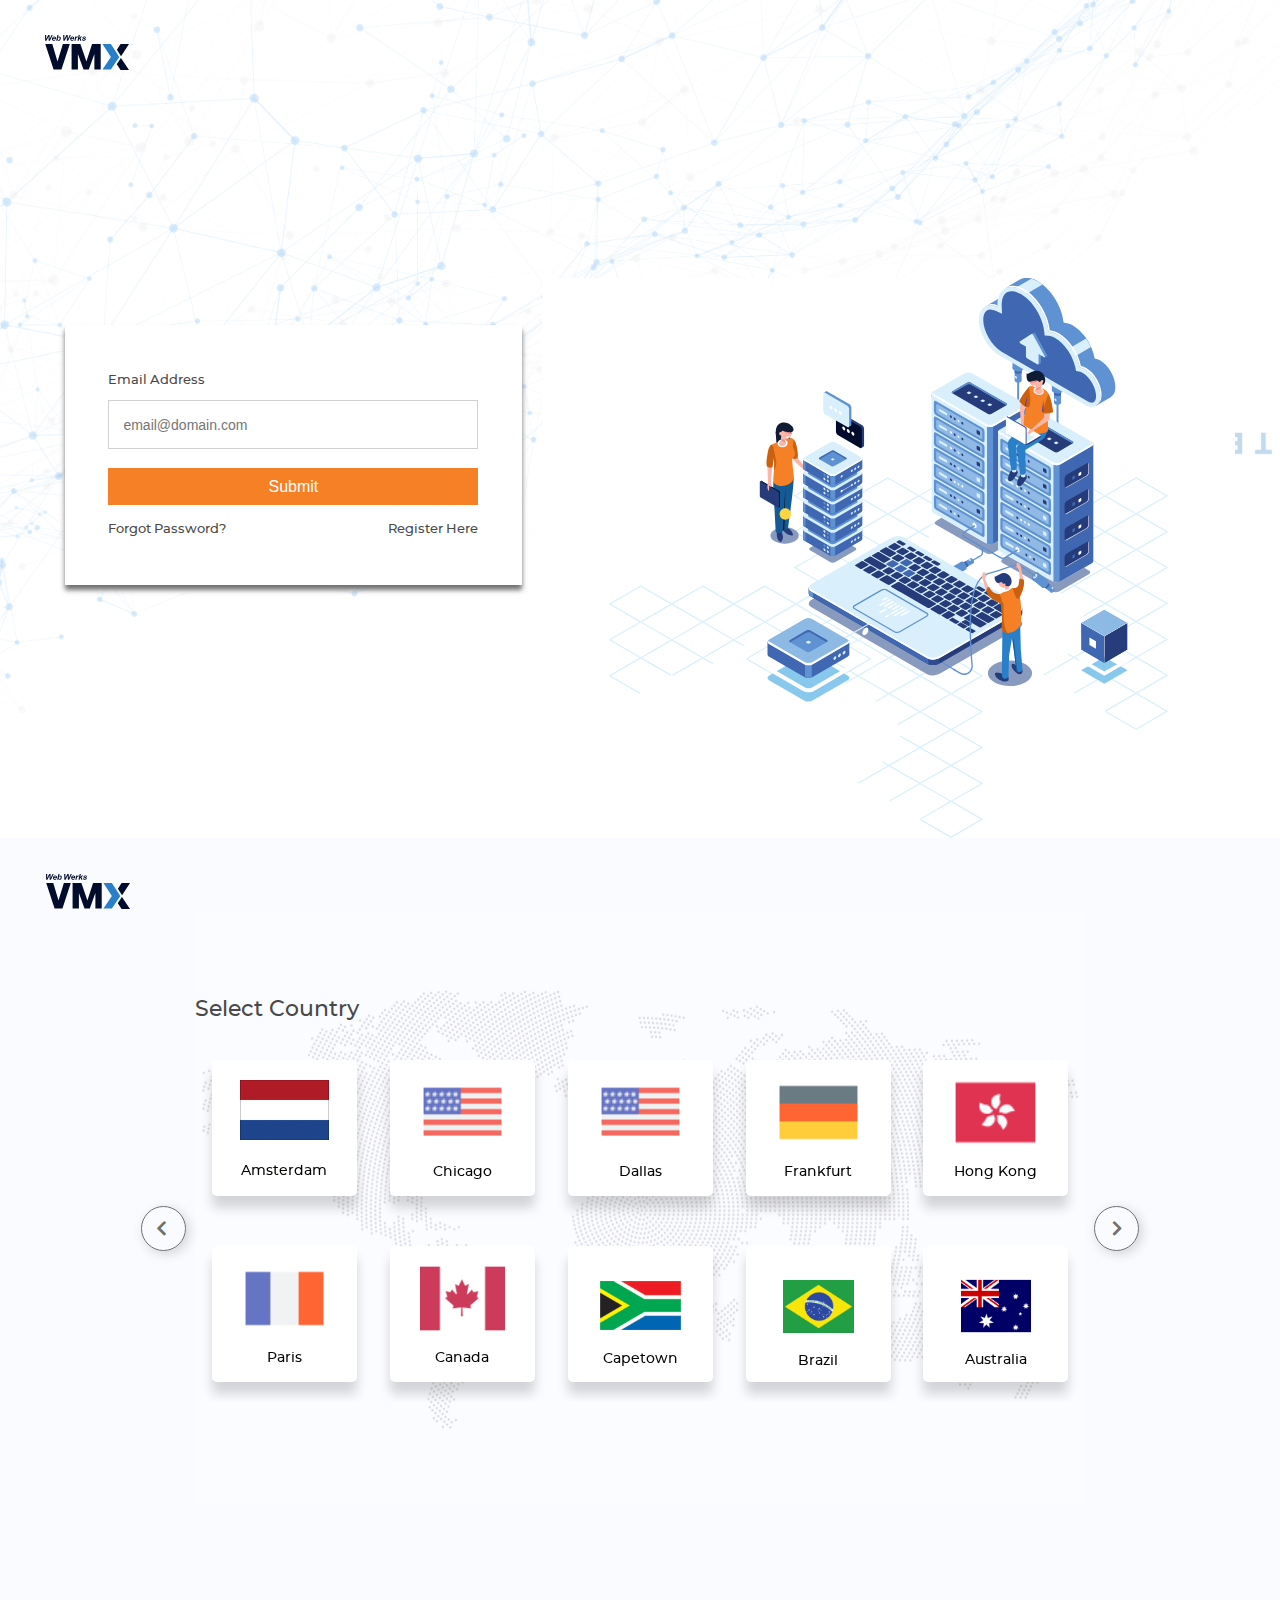
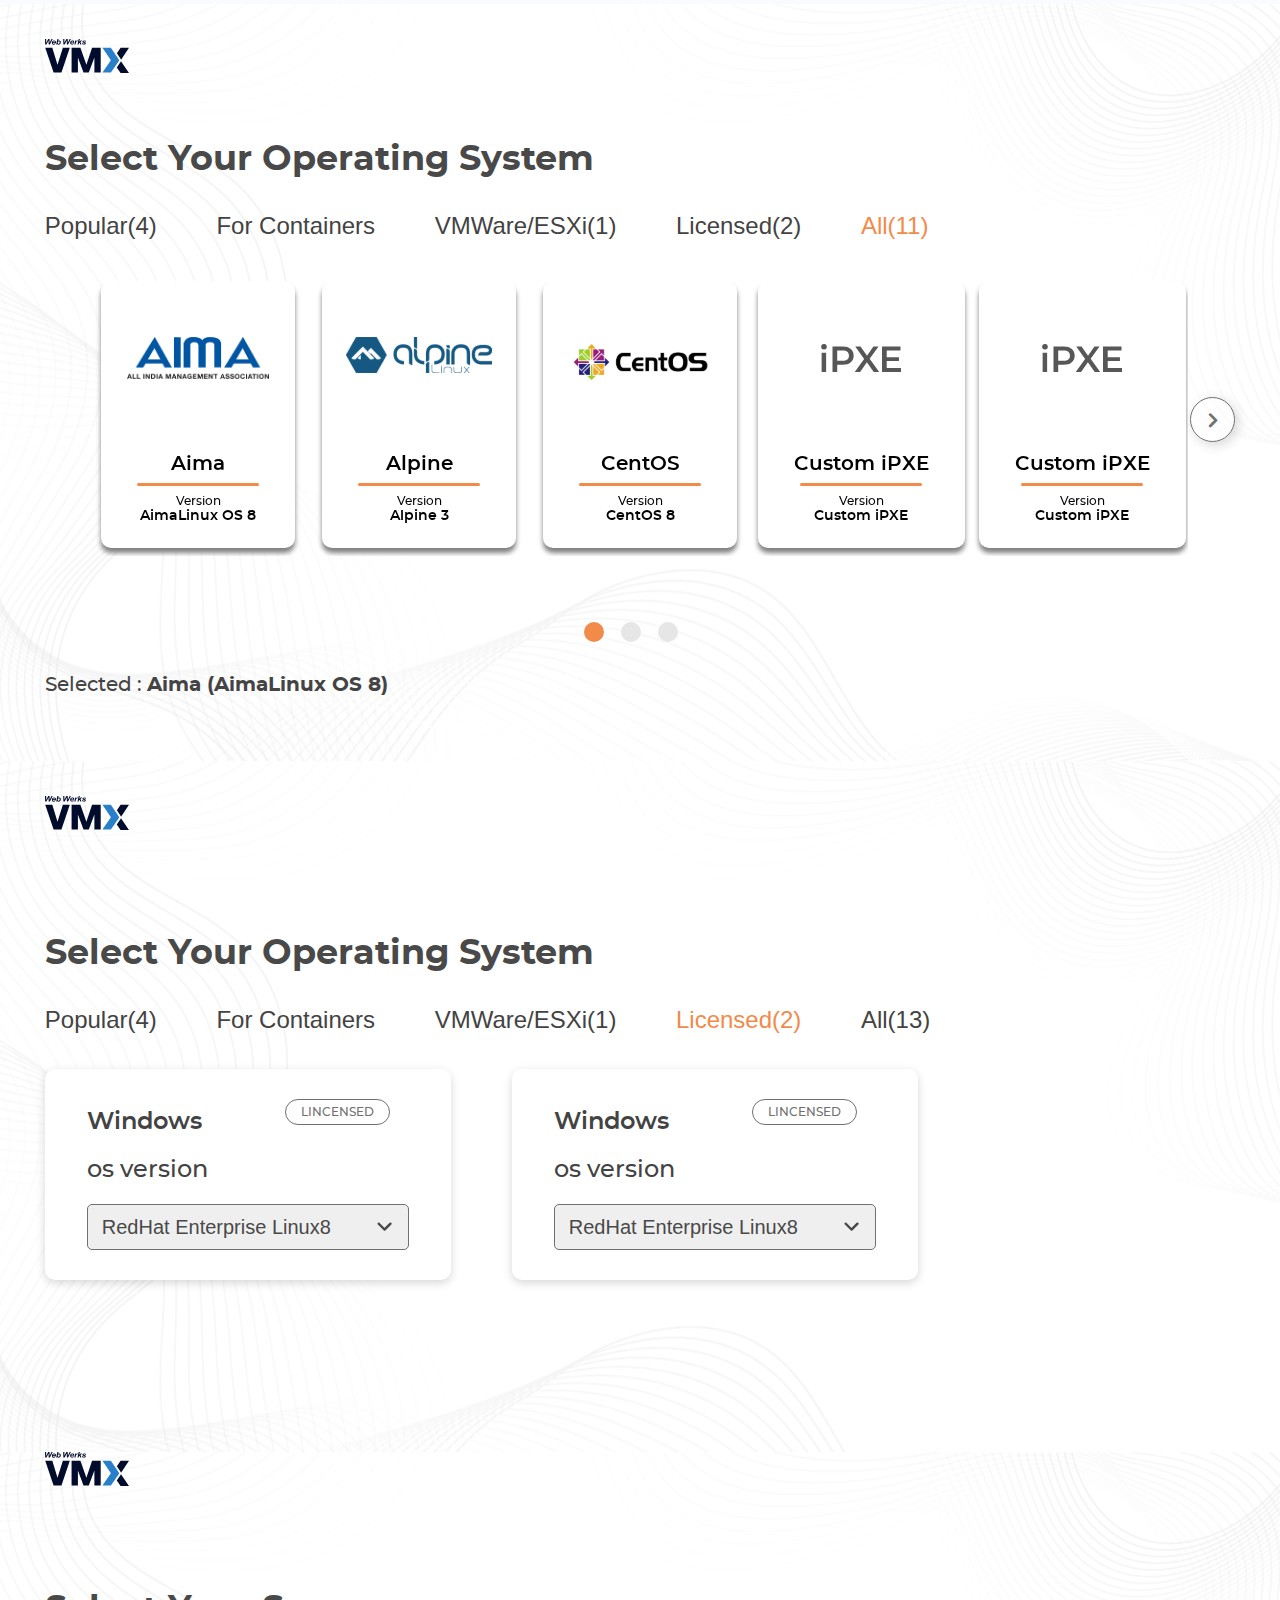
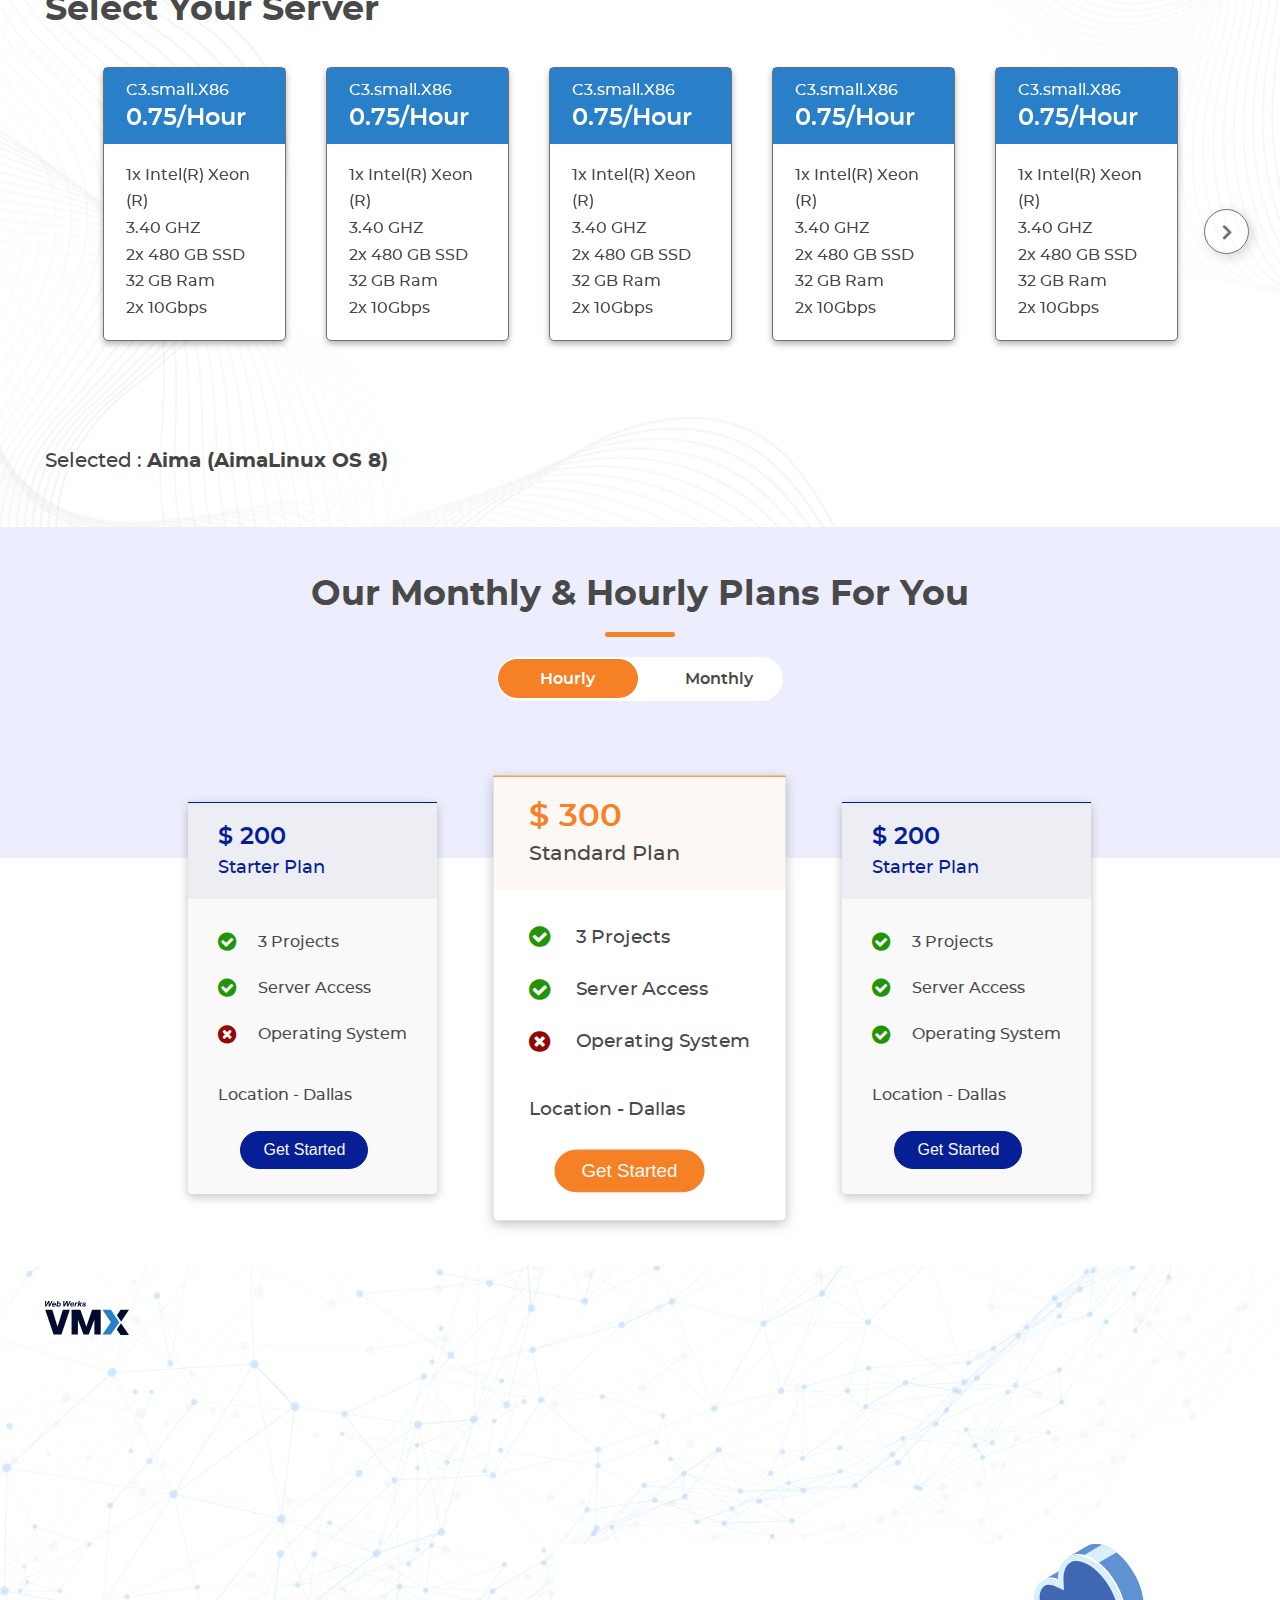
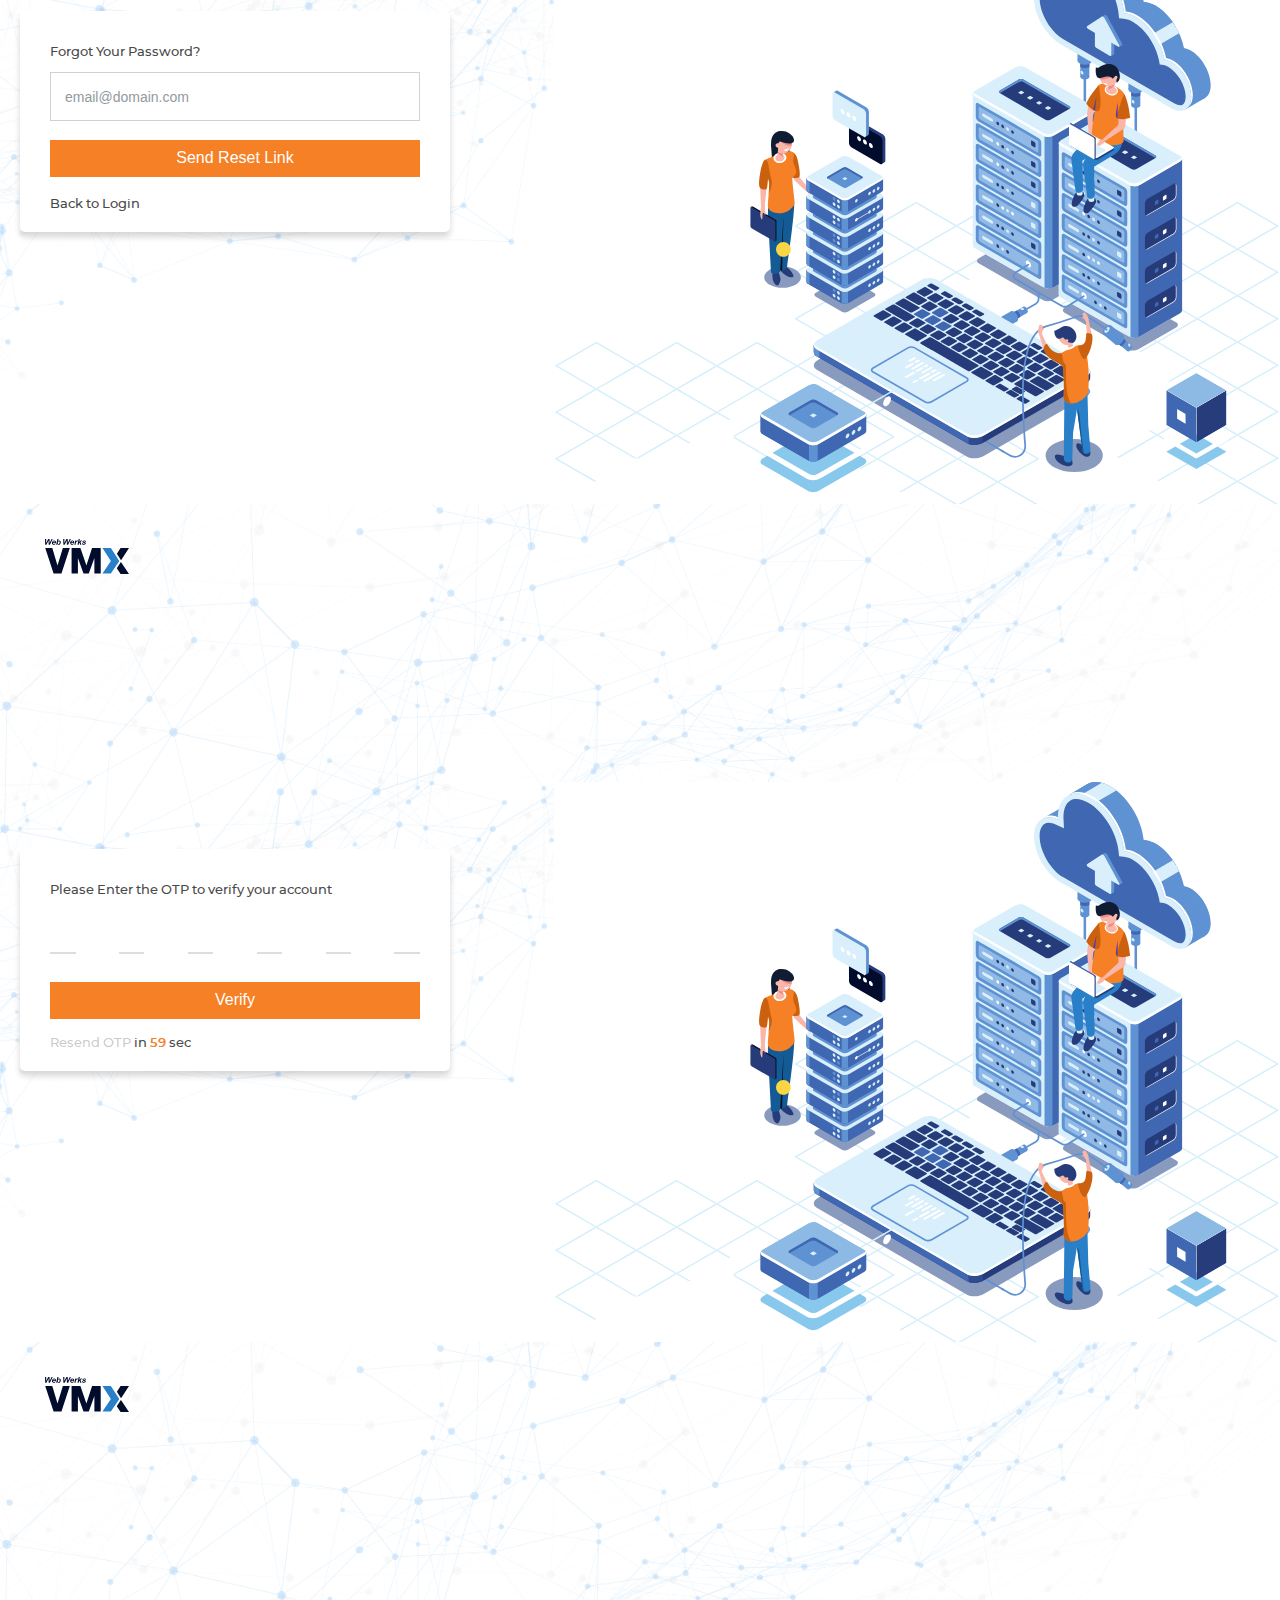
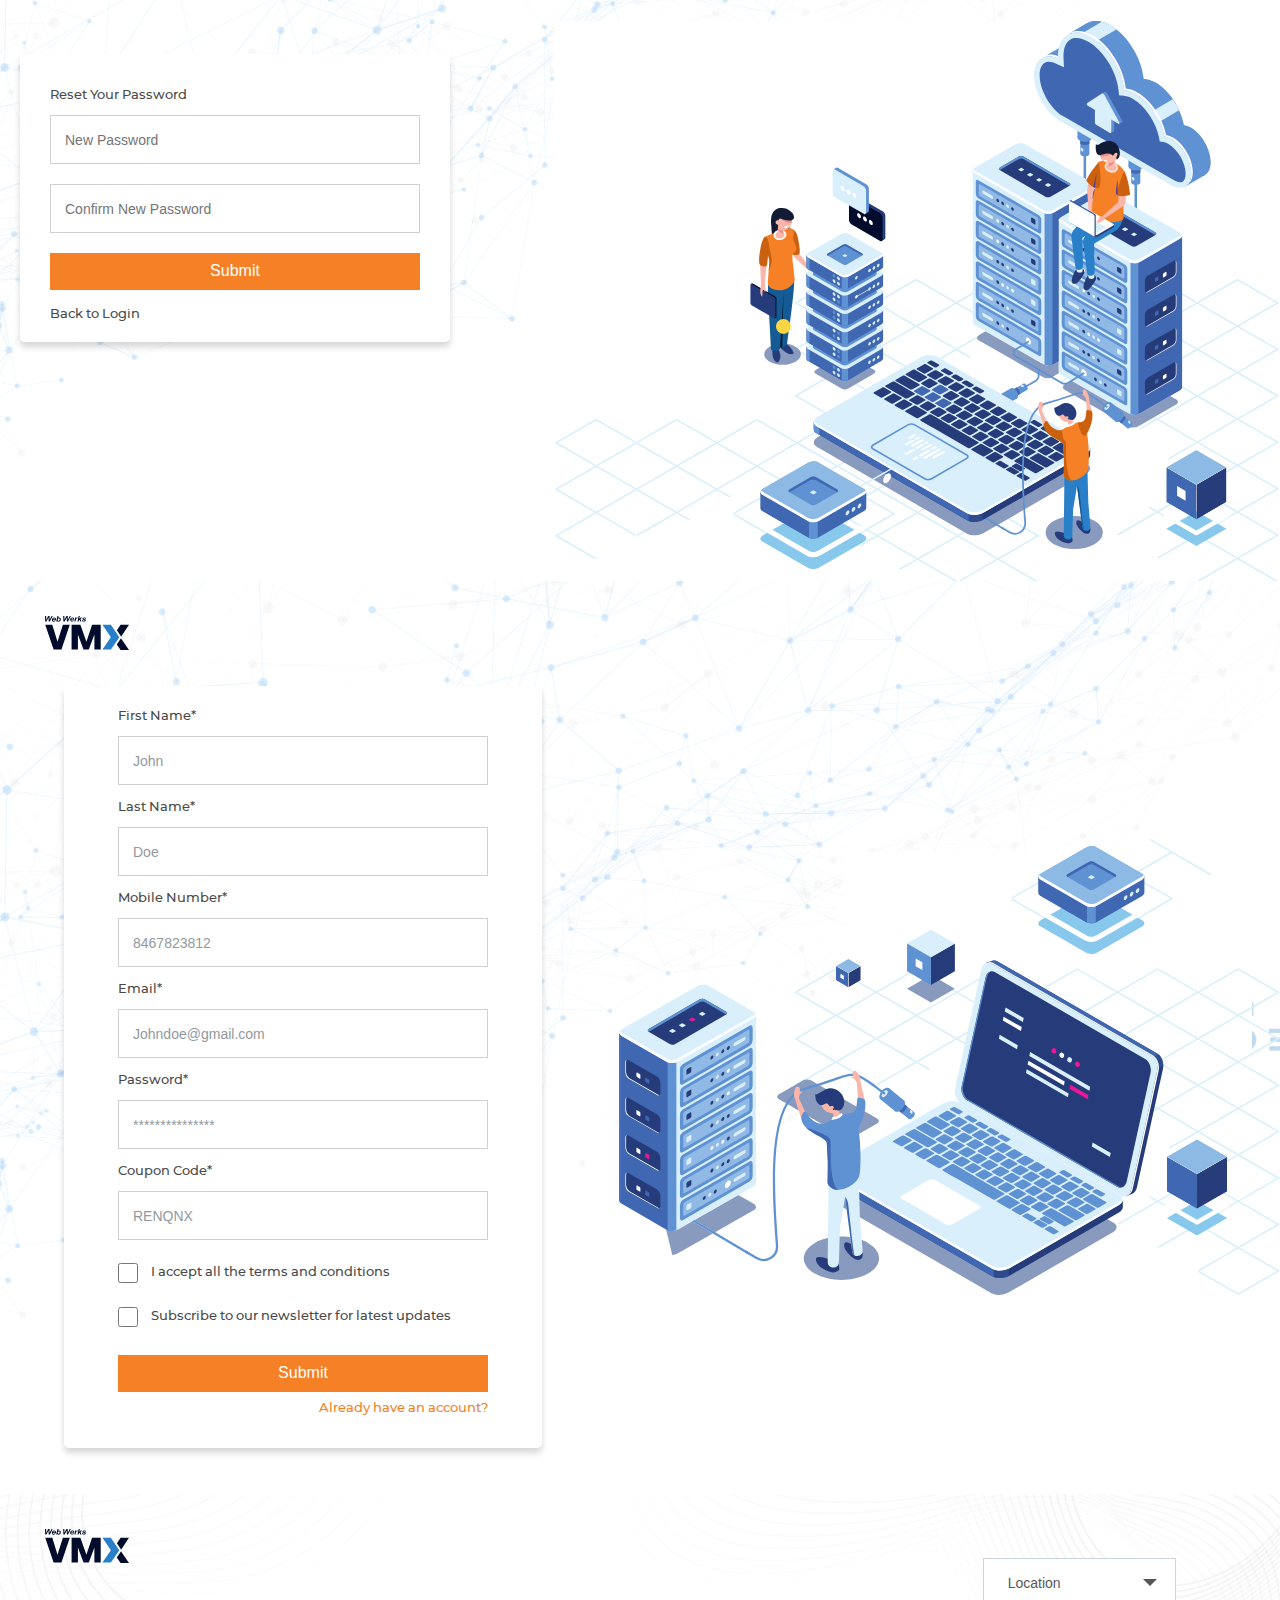
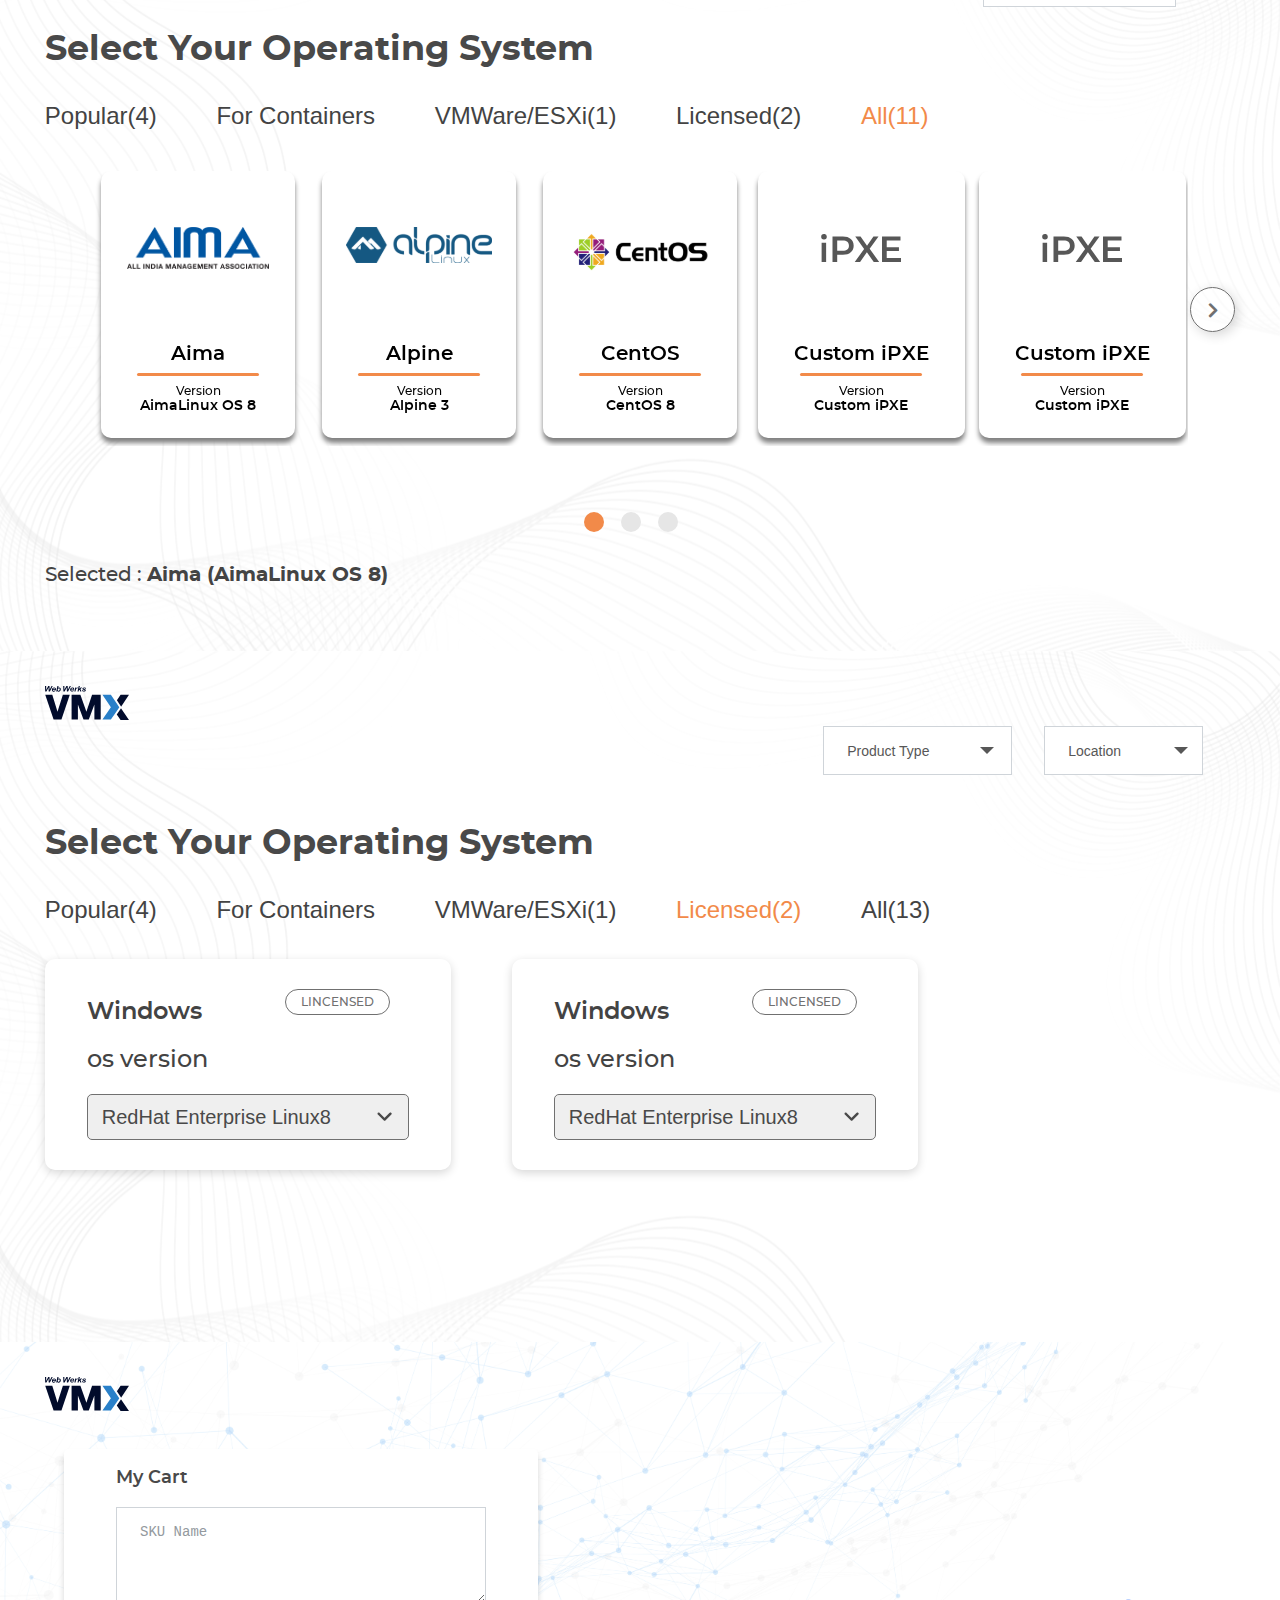
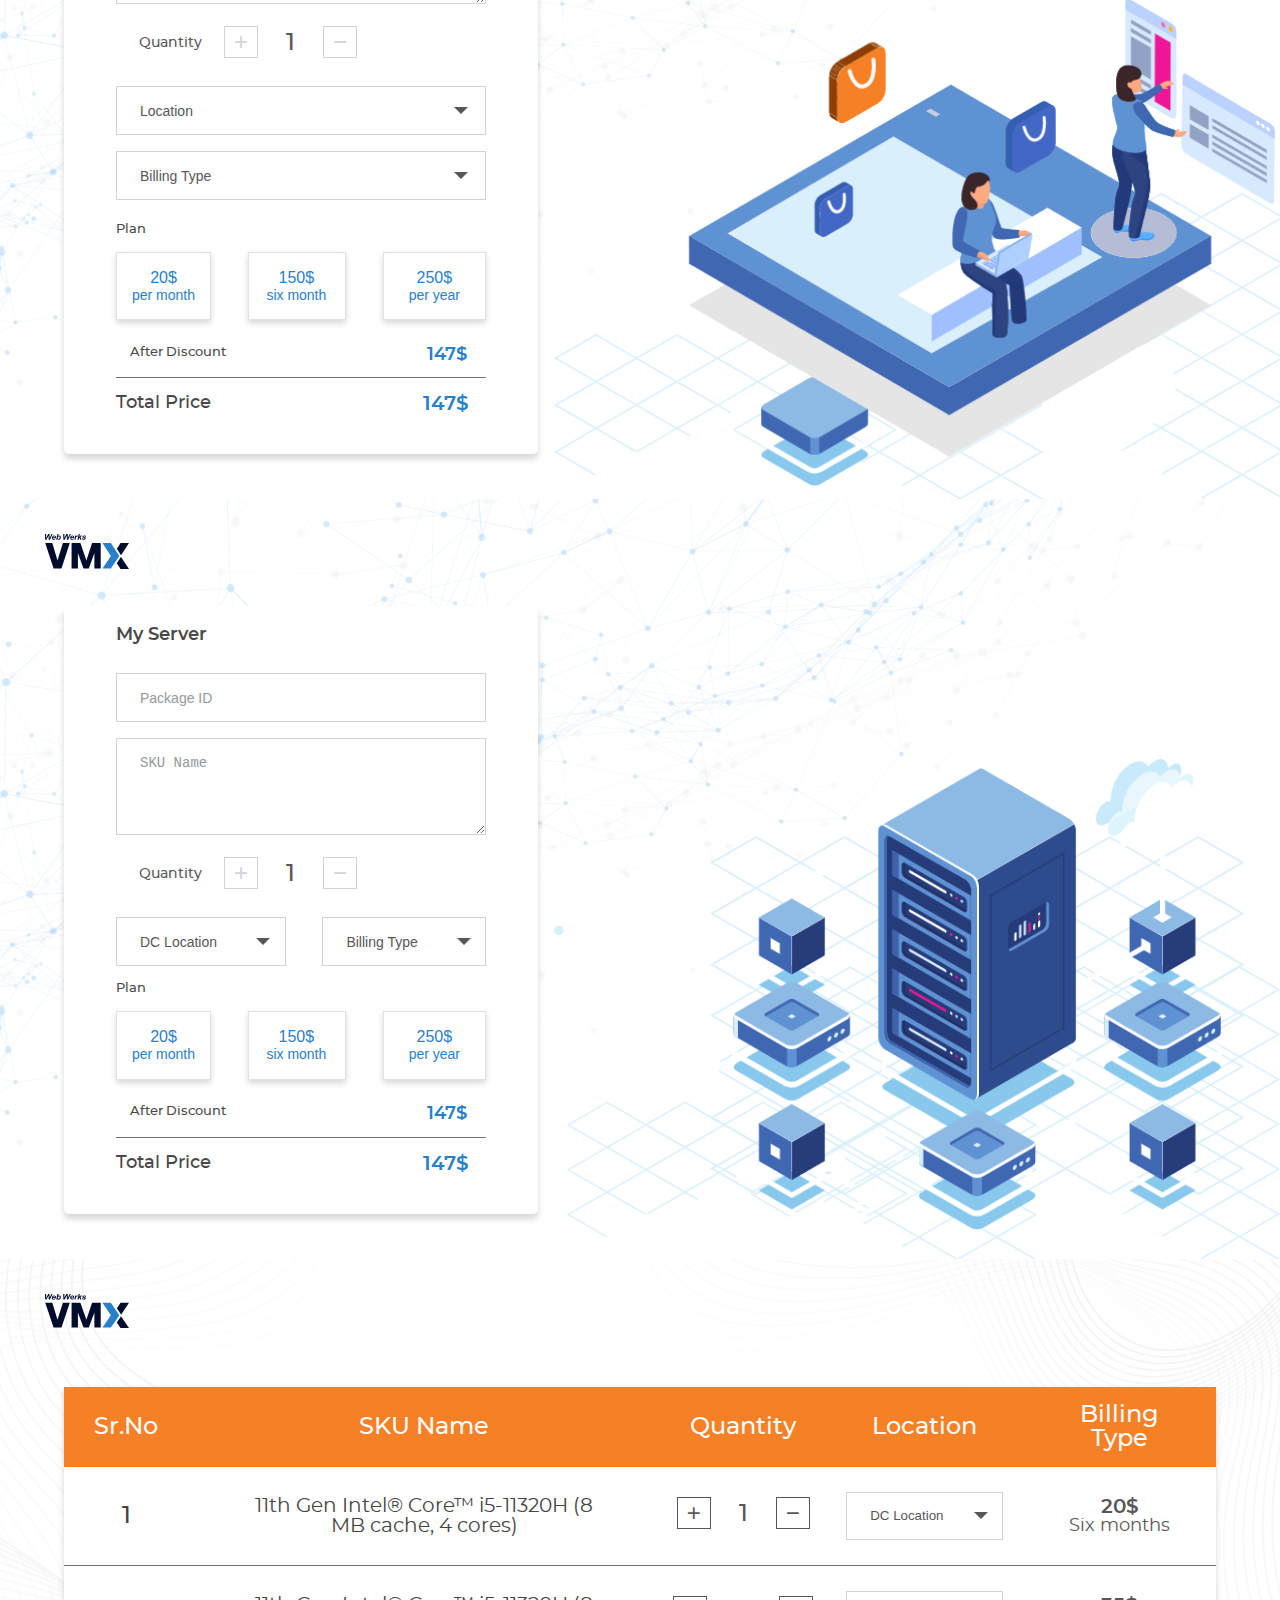
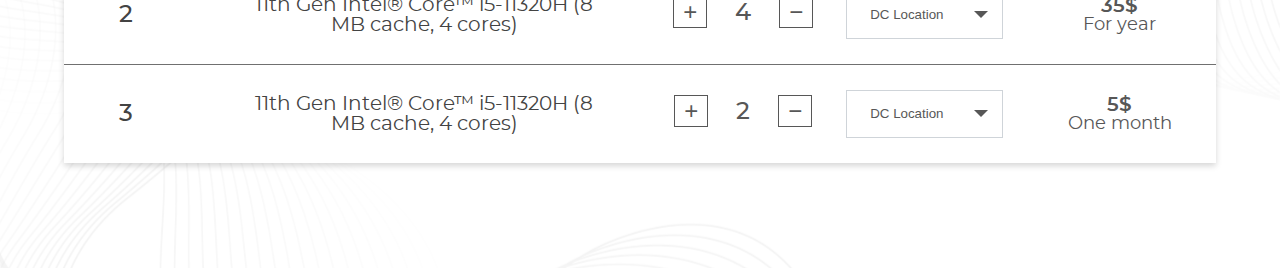
<file: index.html>
<!DOCTYPE html>
<html lang="en">
<head>
    <meta charset="UTF-8">
    <meta http-equiv="X-UA-Compatible" content="IE=edge">
    <meta name="viewport" content="width=device-width, initial-scale=1.0">
    <meta name="viewport" content="width=device-width, initial-scale=1.0">
    <meta name="description" content="VMX Hosted Private Cloud">
    <meta name="keywords" content="VMX, hosting server, cloud">
    <title>VMX | Home</title>
    <link rel="stylesheet" href="https://cdnjs.cloudflare.com/ajax/libs/font-awesome/4.7.0/css/font-awesome.min.css">
    <!-- Owl Carousel -->
    <link rel="stylesheet" href="https://cdnjs.cloudflare.com/ajax/libs/OwlCarousel2/2.3.4/assets/owl.carousel.min.css">
    <link rel="stylesheet" href="https://cdnjs.cloudflare.com/ajax/libs/OwlCarousel2/2.3.4/assets/owl.theme.default.min.css">

    <link rel="stylesheet" href="./css/style.css">
</head>
<body>
    <div class="contact">
        <div class="container">
        <img src="./images/logo.svg" alt="logo" class="logo_img">
            <div class="contact__block">
                <div class="contact__block-left">
                    <form action="#" class="contact__form">
                        <label for="email" class="contact__form-label">Email Address</label>
                        <input type="email" class="contact__form-field" name="email_id" id="user_email" placeholder="email@domain.com" required>
                        <button type="submit" class="contact__form-submitbtn">Submit</button>
                        <div class="contact__form-anchorblock">
                            <a href="#" class="contact__form-anchorblock-text">forgot password?</a>
                            <a href="#" class="contact__form-anchorblock-text">Register here</a>
                        </div>
                    </form>
                </div>
                <img src="./images/server.svg" alt="server" class="contact__block-right">
            </div>
        </div>
    </div>

    <!-- Select country start -->
    <div class="country">
        <div class="country__block container">
            <img src="./images/logo.svg" alt="logo" class="logo_img">
            <div class="country__sliderwrappper">
                <h3 class="country__sliderwrappper-heading">Select Country</h3>
                <div class="owl-carousel country__slider owl-theme">
                    <div class="slide slide1">
                        <div class="slider-content">
                            <div class="slider-content__group">
                                <a href="#"class="groupone-content">
                                    <img src="./images/netherlands_flag.png" alt="netherlands_flag" class="flagimg-netherland">
                                    <p class="groupone-content__para">Amsterdam</p>
                                    <div class="overlay">
                                        <div class="overlay__wrapper">
                                            <img src="./images/amsterdam.png" alt="amsterdam" class="overlay__backimg">
                                            <div class="overlay__box">
                                                <img src="./images/icons-netherlands-48.png" alt="icons-netherlands-48" class="flagimg">
                                                <p class="overlay__box-para">Amsterdam</p>
                                            </div>
                                        </div>
                                    </div>
                                </a>
                                <a href="#"class="grouptwo-content">
                                    <img src="./images/icons8-france-48.svg" alt="icons8-france-48" class="overlay__backimg">
                                    <p class="grouptwo-content__para">Paris</p>
                                    <div class="overlay">
                                        <div class="overlay__wrapper">
                                            <img src="./images/amsterdam.png" alt="amsterdam" class="overlay__backimg">
                                            <div class="overlay__box"> 
                                                <img src="./images/icons-netherlands-48.png" alt="icons-netherlands-48" class="flagimg">
                                                <p class="overlay__box-para">Paris</p>
                                            </div>
                                        </div>
                                    </div>
                                </a>
                            </div>
                        </div>
                    </div>
                    <div class="slide">
                        <div class="slider-content">
                            <div class="slider-content__group">
                                <a href="#"class="groupone-content">
                                    <img src="./images/icons8-usa-48.svg" alt="icons8-usa-48" class="overlay__backimg">
                                    <p class="groupone-content__para">Chicago</p>
                                    <div class="overlay">
                                        <div class="overlay__wrapper">
                                            <img src="./images/amsterdam.png" alt="amsterdam" class="overlay__backimg">
                                            <div class="overlay__box">
                                                <img src="./images/icons-netherlands-48.png" alt="icons-netherlands-48" class="flagimg">
                                                <p class="overlay__box-para">Chicago</p>
                                            </div>
                                        </div>
                                    </div>
                                </a>
                                <a href="#"class="grouptwo-content">
                                    <img src="./images/canada.svg" alt="canada" class="overlay__backimg">
                                    <p class="grouptwo-content__para">Canada</p>
                                    <div class="overlay">
                                        <div class="overlay__wrapper">
                                            <img src="./images/amsterdam.png" alt="amsterdam" class="overlay__backimg">
                                            <div class="overlay__box">
                                                <img src="./images/icons-netherlands-48.png" alt="icons-netherlands-48" class="flagimg">
                                                <p class="overlay__box-para">Canada</p>
                                            </div>
                                        </div>
                                    </div>
                                </a>
                            </div>
                        </div>
                    </div>
                    <div class="slide">
                        <div class="slider-content">
                            <div class="slider-content__group">
                                <a href="#"class="groupone-content">
                                    <img src="./images/icons8-usa-48.svg" alt="icons8-usa-48" class="overlay__backimg">
                                    <p class="groupone-content__para">Dallas</p>
                                    <div class="overlay">
                                        <div class="overlay__wrapper">
                                            <img src="./images/amsterdam.png" alt="amsterdam" class="overlay__backimg">
                                            <div class="overlay__box">
                                                <img src="./images/icons-netherlands-48.png" alt="icons-netherlands-48" class="flagimg">
                                                <p class="overlay__box-para">Dallas</p>
                                            </div>
                                        </div>
                                    </div>
                                </a>
                                <a href="#"class="grouptwo-content">
                                    <img src="./images/sf-flag.svg" alt="sf-flag" class="overlay__backimg sf-flag">
                                    <p class="grouptwo-content__para">Capetown</p>
                                    <div class="overlay">
                                        <div class="overlay__wrapper">
                                            <img src="./images/amsterdam.png" alt="amsterdam" class="overlay__backimg">
                                            <div class="overlay__box">
                                                <img src="./images/icons-netherlands-48.png" alt="icons-netherlands-48" class="flagimg">
                                                <p class="overlay__box-para">Capetown</p>
                                            </div>
                                        </div>
                                    </div>
                                </a>
                            </div>
                        </div>
                    </div>
                    <div class="slide">
                        <div class="slider-content">
                            <div class="slider-content__group">
                                <a href="#"class="groupone-content">
                                    <img src="./images/icons8-germany-48.svg" alt="icons8-germany-48" class="overlay__backimg">
                                    <p class="groupone-content__para">Frankfurt</p>
                                    <div class="overlay">
                                        <div class="overlay__wrapper">
                                            <img src="./images/amsterdam.png" alt="amsterdam" class="overlay__backimg">
                                            <div class="overlay__box">
                                                <img src="./images/icons-netherlands-48.png" alt="icons-netherlands-48" class="flagimg">
                                                <p class="overlay__box-para">Frankfurt</p>
                                            </div>
                                        </div>
                                    </div>
                                </a>
                                <a href="#"class="grouptwo-content">
                                    <img src="./images/brazil.svg" alt="brazil" class="overlay__backimg brazil_img">
                                    <p class="grouptwo-content__para">Brazil</p>
                                    <div class="overlay">
                                        <div class="overlay__wrapper">
                                            <img src="./images/amsterdam.png" alt="amsterdam" class="overlay__backimg">
                                            <div class="overlay__box">
                                                <img src="./images/icons-netherlands-48.png" alt="icons-netherlands-48" class="flagimg">
                                                <p class="overlay__box-para">Brazil</p>
                                            </div>
                                        </div>
                                    </div>
                                </a>
                            </div>
                        </div>
                    </div>
                    <div class="slide slide5">
                        <div class="slider-content">
                            <div class="slider-content__group">
                                <a href="#"class="groupone-content">
                                    <img src="./images/icons8-kong-64.svg" alt="icons8-kong-64" class="overlay__backimg">
                                    <p class="groupone-content__para">Hong Kong</p>
                                    <div class="overlay">
                                        <div class="overlay__wrapper">
                                            <img src="./images/amsterdam.png" alt="amsterdam" class="overlay__backimg">
                                            <div class="overlay__box">
                                                <img src="./images/icons-netherlands-48.png" alt="icons-netherlands-48" class="flagimg">
                                                <p class="overlay__box-para">Hong Kong</p>
                                            </div>
                                        </div>
                                    </div>
                                </a>
                                <a href="#"class="grouptwo-content">
                                    <img src="./images/austallia.svg" alt="austallia" class="overlay__backimg brazil_img">
                                    <p class="grouptwo-content__para">Australia</p>
                                    <div class="overlay">
                                        <div class="overlay__wrapper">
                                            <img src="./images/amsterdam.png" alt="amsterdam" class="overlay__backimg">
                                            <div class="overlay__box">
                                                <img src="./images/icons-netherlands-48.png" alt="icons-netherlands-48" class="flagimg">
                                                <p class="overlay__box-para">Australia</p>
                                            </div>
                                        </div>
                                    </div>
                                </a>
                            </div>
                        </div>
                    </div>

                    <!-- Extra added -->
                    <div class="slide">
                        <div class="slider-content">
                            <div class="slider-content__group">
                                <a href="#"class="groupone-content">
                                    <img src="./images/netherlands_flag.png" alt="netherlands_flag" class="flagimg-netherland">
                                    <p class="groupone-content__para">Amsterdam</p>
                                    <div class="overlay">
                                        <div class="overlay__wrapper">
                                            <img src="./images/amsterdam.png" alt="amsterdam" class="overlay__backimg">
                                            <div class="overlay__box">
                                                <img src="./images/icons-netherlands-48.png" alt="icons-netherlands-48" class="flagimg">
                                                <p class="overlay__box-para">Amsterdam</p>
                                            </div>
                                        </div>
                                    </div>
                                </a>
                                <a href="#"class="grouptwo-content">
                                    <img src="./images/icons8-france-48.svg" alt="icons8-france-48" class="overlay__backimg">
                                    <p class="grouptwo-content__para">Paris</p>
                                    <div class="overlay">
                                        <div class="overlay__wrapper">
                                            <img src="./images/amsterdam.png" alt="amsterdam" class="overlay__backimg">
                                            <div class="overlay__box">
                                                <img src="./images/icons-netherlands-48.png" alt="icons-netherlands-48" class="flagimg">
                                                <p class="overlay__box-para">Paris</p>
                                            </div>
                                        </div>
                                    </div>
                                </a>
                            </div>
                        </div>
                    </div>
                    <div class="slide">
                        <div class="slider-content">
                            <div class="slider-content__group">
                                <a href="#"class="groupone-content">
                                    <img src="./images/icons8-usa-48.svg" alt="icons8-usa-48" class="overlay__backimg">
                                    <p class="groupone-content__para">Chicago</p>
                                    <div class="overlay">
                                        <div class="overlay__wrapper">
                                            <img src="./images/amsterdam.png" alt="amsterdam" class="overlay__backimg">
                                            <div class="overlay__box">
                                                <img src="./images/icons-netherlands-48.png" alt="icons-netherlands-48" class="flagimg">
                                                <p class="overlay__box-para">Chicago</p>
                                            </div>
                                        </div>
                                    </div>
                                </a>
                                <a href="#"class="grouptwo-content">
                                    <img src="./images/canada.svg" alt="canada" class="overlay__backimg">
                                    <p class="grouptwo-content__para">Canada</p>
                                    <div class="overlay">
                                        <div class="overlay__wrapper">
                                            <img src="./images/amsterdam.png" alt="amsterdam" class="overlay__backimg">
                                            <div class="overlay__box">
                                                <img src="./images/icons-netherlands-48.png" alt="icons-netherlands-48" class="flagimg">
                                                <p class="overlay__box-para">Canada</p>
                                            </div>
                                        </div>
                                    </div>
                                </a>
                            </div>
                        </div>
                    </div>
                    <div class="slide">
                        <div class="slider-content">
                            <div class="slider-content__group">
                                <a href="#"class="groupone-content">
                                    <img src="./images/icons8-usa-48.svg" alt="icons8-usa-48" class="overlay__backimg">
                                    <p class="groupone-content__para">Dallas</p>
                                    <div class="overlay">
                                        <div class="overlay__wrapper">
                                            <img src="./images/amsterdam.png" alt="amsterdam" class="overlay__backimg">
                                            <div class="overlay__box">
                                                <img src="./images/icons-netherlands-48.png" alt="icons-netherlands-48" class="flagimg">
                                                <p class="overlay__box-para">Dallas</p>
                                            </div>
                                        </div>
                                    </div>
                                </a>
                                <a href="#"class="grouptwo-content">
                                    <img src="./images/sf-flag.svg" alt="sf-flag" class="overlay__backimg sf-flag">
                                    <p class="grouptwo-content__para">Capetown</p>
                                    <div class="overlay">
                                        <div class="overlay__wrapper">
                                            <img src="./images/amsterdam.png" alt="amsterdam" class="overlay__backimg">
                                            <div class="overlay__box">
                                                <img src="./images/icons-netherlands-48.png" alt="icons-netherlands-48" class="flagimg">
                                                <p class="overlay__box-para">Capetown</p>
                                            </div>
                                        </div>
                                    </div>
                                </a>
                            </div>
                        </div>
                    </div>
                    <div class="slide">
                        <div class="slider-content">
                            <div class="slider-content__group">
                                <a href="#"class="groupone-content">
                                    <img src="./images/icons8-germany-48.svg" alt="icons8-germany-48" class="overlay__backimg">
                                    <p class="groupone-content__para">Frankfurt</p>
                                    <div class="overlay">
                                        <div class="overlay__wrapper">
                                            <img src="./images/amsterdam.png" alt="amsterdam" class="overlay__backimg">
                                            <div class="overlay__box">
                                                <img src="./images/icons-netherlands-48.png" alt="icons-netherlands-48" class="flagimg">
                                                <p class="overlay__box-para">Frankfurt</p>
                                            </div>
                                        </div>
                                    </div>
                                </a>
                                <a href="#"class="grouptwo-content">
                                    <img src="./images/brazil.svg" alt="brazil" class="overlay__backimg brazil_img">
                                    <p class="grouptwo-content__para">Brazil</p>
                                    <div class="overlay">
                                        <div class="overlay__wrapper">
                                            <img src="./images/amsterdam.png" alt="amsterdam" class="overlay__backimg">
                                            <div class="overlay__box">
                                                <img src="./images/icons-netherlands-48.png" alt="icons-netherlands-48" class="flagimg">
                                                <p class="overlay__box-para">Brazil</p>
                                            </div>
                                        </div>
                                    </div>
                                </a>
                            </div>
                        </div>
                    </div>
                    <div class="slide slide5">
                        <div class="slider-content">
                            <div class="slider-content__group">
                                <a href="#"class="groupone-content">
                                    <img src="./images/icons8-kong-64.svg" alt="icons8-kong-64" class="overlay__backimg">
                                    <p class="groupone-content__para">Hong Kong</p>
                                    <div class="overlay">
                                        <div class="overlay__wrapper">
                                            <img src="./images/amsterdam.png" alt="amsterdam" class="overlay__backimg">
                                            <div class="overlay__box">
                                                <img src="./images/icons-netherlands-48.png" alt="icons-netherlands-48" class="flagimg">
                                                <p class="overlay__box-para">Hong Kong</p>
                                            </div>
                                        </div>
                                    </div>
                                </a>
                                <a href="#"class="grouptwo-content">
                                    <img src="./images/austallia.svg" alt="austallia" class="overlay__backimg brazil_img">
                                    <p class="grouptwo-content__para">Australia</p>
                                    <div class="overlay">
                                        <div class="overlay__wrapper">
                                            <img src="./images/amsterdam.png" alt="amsterdam" class="overlay__backimg">
                                            <div class="overlay__box">
                                                <img src="./images/icons-netherlands-48.png" alt="icons-netherlands-48" class="flagimg">
                                                <p class="overlay__box-para">Australia</p>
                                            </div>
                                        </div>
                                    </div>
                                </a>
                            </div>
                        </div>
                    </div>
                </div>
            </div>
            <!-- nav arrow -->
            <div class="country-slider-nextarrow">
                <span class="fa fa-angle-right"></span>
            </div>
            <div class="country-slider-prevarrow">
                <span class="fa fa-angle-left"></span>
            </div>
        </div>
    </div>
    <!-- Select country end -->

    <!-- OS div start -->
    <div class="os">
        <div class="os__block container">
            <img src="./images/logo.svg" alt="logo" class="logo_img">
            <div class="os__content">
                <h2 class="os__content_heading">Select Your Operating System</h2>
                <ul class="os__content_filter-list">
                    <li><button class="os__content_filterbtn" onclick="os_btn()">Popular(4)</button></li>
                    <li><button class="os__content_filterbtn" onclick="os_btn()">For Containers</button></li>
                    <li><button class="os__content_filterbtn" onclick="os_btn()">VMWare/ESXi(1)</button></li>
                    <li><button class="os__content_filterbtn" onclick="os_btn()">Licensed(2)</button></li>
                    <li><button class="os__content_filterbtn--all" id="active_btn" onclick="os_btn_all()">All(11)</button></li>
                </ul>
                <!-- Carousel code start -->
                <div class="owl-carousel os__slider">
                    <div class="os__sliderwrapper os__sliderwrapper_active">
                        <div class="os__slider_content">
                            <img src="./images/Aima.png" alt="aima_logo" class="os__slider_logoimg" id="aima_img">
                            <div class="os__slider_description">
                                <h2 class="os__slider_heading">Aima</h2>
                                <div class="os__slider_hrline"></div>
                                <p class="os__slider_versionpara">Version</p>
                                <p class="os__slider_ospara">AimaLinux OS 8</p>
                            </div>
                        </div>
                    </div>
                    <div class="os__sliderwrapper">
                        <div class="os__slider_content">
                            <img src="./images/alpine_logo.svg" alt="alpine_logo" class="os__slider_logoimg">
                            <div class="os__slider_description">
                                <h2 class="os__slider_heading">Alpine</h2>
                                <div class="os__slider_hrline"></div>
                                <p class="os__slider_versionpara">Version</p>
                                <p class="os__slider_ospara">Alpine 3</p>
                            </div>
                        </div>
                    </div>
                    <div class="os__sliderwrapper">
                        <div class="os__slider_content">
                            <img src="./images/centos_logo.svg" alt="centos_logo" class="os__slider_logoimg">
                            <div class="os__slider_description">
                                <h2 class="os__slider_heading">CentOS</h2>
                                <div class="os__slider_hrline"></div>
                                <p class="os__slider_versionpara">Version</p>
                                <p class="os__slider_ospara">CentOS 8</p>
                            </div>
                        </div>
                    </div>
                    <div class="os__sliderwrapper">
                        <div class="os__slider_content">
                            <img src="./images/ipxe_logo.svg" alt="ipxe_logo" class="os__slider_logoimg--ipxe">
                            <div class="os__slider_description">
                                <h2 class="os__slider_heading">Custom iPXE</h2>
                                <div class="os__slider_hrline"></div>
                                <p class="os__slider_versionpara">Version</p>
                                <p class="os__slider_ospara">Custom iPXE</p>
                            </div>
                        </div>
                    </div>
                    <div class="os__sliderwrapper">
                        <div class="os__slider_content">
                            <img src="./images/ipxe_logo.svg" alt="ipxe_logo" class="os__slider_logoimg--ipxe">
                            <div class="os__slider_description">
                                <h2 class="os__slider_heading">Custom iPXE</h2>
                                <div class="os__slider_hrline"></div>
                                <p class="os__slider_versionpara">Version</p>
                                <p class="os__slider_ospara">Custom iPXE</p>
                            </div>
                        </div>
                    </div>

                    <div class="os__sliderwrapper">
                        <div class="os__slider_content">
                            <img src="./images/Aima.png" alt="aima_logo" class="os__slider_logoimg" id="aima_img">
                            <div class="os__slider_description">
                                <h2 class="os__slider_heading">Aima</h2>
                                <div class="os__slider_hrline"></div>
                                <p class="os__slider_versionpara">Version</p>
                                <p class="os__slider_ospara">AimaLinux OS 8</p>
                            </div>
                        </div>
                    </div>
                    <div class="os__sliderwrapper">
                        <div class="os__slider_content">
                            <img src="./images/alpine_logo.svg" alt="alpine_logo" class="os__slider_logoimg">
                            <div class="os__slider_description">
                                <h2 class="os__slider_heading">Alpine</h2>
                                <div class="os__slider_hrline"></div>
                                <p class="os__slider_versionpara">Version</p>
                                <p class="os__slider_ospara">Alpine 3</p>
                            </div>
                        </div>
                    </div>
                    <div class="os__sliderwrapper">
                        <div class="os__slider_content">
                            <img src="./images/centos_logo.svg" alt="centos_logo" class="os__slider_logoimg">
                            <div class="os__slider_description">
                                <h2 class="os__slider_heading">CentOS</h2>
                                <div class="os__slider_hrline"></div>
                                <p class="os__slider_versionpara">Version</p>
                                <p class="os__slider_ospara">CentOS 8</p>
                            </div>
                        </div>
                    </div>
                    <div class="os__sliderwrapper">
                        <div class="os__slider_content">
                            <img src="./images/ipxe_logo.svg" alt="ipxe_logo" class="os__slider_logoimg--ipxe">
                            <div class="os__slider_description">
                                <h2 class="os__slider_heading">Custom iPXE</h2>
                                <div class="os__slider_hrline"></div>
                                <p class="os__slider_versionpara">Version</p>
                                <p class="os__slider_ospara">Custom iPXE</p>
                            </div>
                        </div>
                    </div>
                    <div class="os__sliderwrapper">
                        <div class="os__slider_content">
                            <img src="./images/ipxe_logo.svg" alt="ipxe_logo" class="os__slider_logoimg--ipxe">
                            <div class="os__slider_description">
                                <h2 class="os__slider_heading">Custom iPXE</h2>
                                <div class="os__slider_hrline"></div>
                                <p class="os__slider_versionpara">Version</p>
                                <p class="os__slider_ospara">Custom iPXE</p>
                            </div>
                        </div>
                    </div>
                </div>
                <!-- Carousel code end -->
                <p class="os__content_selectedos">Selected : <span>Aima (AimaLinux OS 8)</span></p>
            </div>
            <!-- nav arrow -->
            <div class="os__slider_nextarrow">
                <span class="fa fa-angle-right"></span>
            </div>
            <div class="os__slider_prevarrow">
                <span class="fa fa-angle-left"></span>
            </div>
        </div>
    </div>
    <!-- OS div end -->

    <!-- Select OS div start -->
    <div class="selectos">
        <div class="selectos__block container">
            <img src="./images/logo.svg" alt="logo" class="logo_img">
            <div class="selectos__content">
                <h2 class="selectos__content_heading">Select Your Operating System</h2>
                <ul class="selectos__content_filter-list">
                    <li><button class="selectos__content_filterbtn" onclick="selectos_btn()">Popular(4)</button></li>
                    <li><button class="selectos__content_filterbtn" onclick="selectos_btn()">For Containers</button></li>
                    <li><button class="selectos__content_filterbtn" onclick="selectos_btn()">VMWare/ESXi(1)</button></li>
                    <li><button class="selectos__content_filterbtn--all" id="active_btn2" onclick="selectos_btn_all()">Licensed(2)</button></li>
                    <li><button class="selectos__content_filterbtn" onclick="selectos_btn()">All(13)</button></li>
                </ul>
                <div class="selectos__content_version">
                    <div class="selectos__content_version-contentone">
                        <div class="selectos__content_version-pills">Lincensed</div>
                        <h3 class="selectos__content_version-contentone_heading">Windows</h3>
                        <h4 class="selectos__content_version-contentone_subheading">os version</h4>
                        <select name="osversion_contentone" id="osversion_contentone" class="selectos__content_version-selectversion">
                            <option value="redhatlinux8">RedHat Enterprise Linux8 </option>
                            <option value="redhatlinux8">RedHat Enterprise Linux8 </option>
                            <option value="redhatlinux8">RedHat Enterprise Linux8 </option>
                        </select>
                    </div>
                    <div class="selectos__content_version-contenttwo">
                        <div class="selectos__content_version-pills">Lincensed</div>
                        <h3 class="selectos__content_version-contenttwo_heading">Windows</h3>
                        <h4 class="selectos__content_version-contenttwo_subheading">os version</h4>
                        <select name="osversion_contenttwo" id="osversion_contenttwo" class="selectos__content_version-selectversion">
                            <option value="redhatlinux8">RedHat Enterprise Linux8 </option>
                            <option value="redhatlinux8">RedHat Enterprise Linux8 </option>
                            <option value="redhatlinux8">RedHat Enterprise Linux8 </option>
                        </select>
                    </div>
                </div>
            </div>
        </div>
    </div>
    <!-- Select OS div end -->

    <!-- Select server div start -->
    <div class="server">
        <div class="server__block container">
            <img src="./images/logo.svg" alt="logo" class="logo_img1">
            <div class="server__content">
                <h2 class="server__content_heading">Select Your Server</h2>
                <!-- carousle code start -->
                <div class="owl-carousel server__slider">
                    <div class="server__slide server__slide_active">
                        <div class="server__slider_content">
                            <div class="server__slider_header">
                                <h4 class="server__slider_heading">C3.small.X86</h4>
                                <p class="server__slider_subheading">0.75/Hour</p>
                            </div>
                            <ul class="server__slider_list">
                                <li>1x Intel(R) Xeon (R)</li>
                                <li>3.40 GHZ</li>
                                <li>2x 480 GB SSD</li>
                                <li>32 GB Ram</li>
                                <li>2x 10Gbps</li>
                            </ul>
                        </div>
                    </div>
                    <div class="server__slide">
                        <div class="server__slider_content">
                            <div class="server__slider_header">
                                <h4 class="server__slider_heading">C3.small.X86</h4>
                                <p class="server__slider_subheading">0.75/Hour</p>
                            </div>
                            <ul class="server__slider_list">
                                <li>1x Intel(R) Xeon (R)</li>
                                <li>3.40 GHZ</li>
                                <li>2x 480 GB SSD</li>
                                <li>32 GB Ram</li>
                                <li>2x 10Gbps</li>
                            </ul>
                        </div>
                    </div>
                    <div class="server__slide">
                        <div class="server__slider_content">
                            <div class="server__slider_header">
                                <h4 class="server__slider_heading">C3.small.X86</h4>
                                <p class="server__slider_subheading">0.75/Hour</p>
                            </div>
                            <ul class="server__slider_list">
                                <li>1x Intel(R) Xeon (R)</li>
                                <li>3.40 GHZ</li>
                                <li>2x 480 GB SSD</li>
                                <li>32 GB Ram</li>
                                <li>2x 10Gbps</li>
                            </ul>
                        </div>
                    </div>
                    <div class="server__slide">
                        <div class="server__slider_content">
                            <div class="server__slider_header">
                                <h4 class="server__slider_heading">C3.small.X86</h4>
                                <p class="server__slider_subheading">0.75/Hour</p>
                            </div>
                            <ul class="server__slider_list">
                                <li>1x Intel(R) Xeon (R)</li>
                                <li>3.40 GHZ</li>
                                <li>2x 480 GB SSD</li>
                                <li>32 GB Ram</li>
                                <li>2x 10Gbps</li>
                            </ul>
                        </div>
                    </div>
                    <div class="server__slide">
                        <div class="server__slider_content">
                            <div class="server__slider_header">
                                <h4 class="server__slider_heading">C3.small.X86</h4>
                                <p class="server__slider_subheading">0.75/Hour</p>
                            </div>
                            <ul class="server__slider_list">
                                <li>1x Intel(R) Xeon (R)</li>
                                <li>3.40 GHZ</li>
                                <li>2x 480 GB SSD</li>
                                <li>32 GB Ram</li>
                                <li>2x 10Gbps</li>
                            </ul>
                        </div>
                    </div>
                    <div class="server__slide">
                        <div class="server__slider_content">
                            <div class="server__slider_header">
                                <h4 class="server__slider_heading">C3.small.X86</h4>
                                <p class="server__slider_subheading">0.75/Hour</p>
                            </div>
                            <ul class="server__slider_list">
                                <li>1x Intel(R) Xeon (R)</li>
                                <li>3.40 GHZ</li>
                                <li>2x 480 GB SSD</li>
                                <li>32 GB Ram</li>
                                <li>2x 10Gbps</li>
                            </ul>
                        </div>
                    </div>
                    <div class="server__slide">
                        <div class="server__slider_content">
                            <div class="server__slider_header">
                                <h4 class="server__slider_heading">C3.small.X86</h4>
                                <p class="server__slider_subheading">0.75/Hour</p>
                            </div>
                            <ul class="server__slider_list">
                                <li>1x Intel(R) Xeon (R)</li>
                                <li>3.40 GHZ</li>
                                <li>2x 480 GB SSD</li>
                                <li>32 GB Ram</li>
                                <li>2x 10Gbps</li>
                            </ul>
                        </div>
                    </div>
                    <div class="server__slide">
                        <div class="server__slider_content">
                            <div class="server__slider_header">
                                <h4 class="server__slider_heading">C3.small.X86</h4>
                                <p class="server__slider_subheading">0.75/Hour</p>
                            </div>
                            <ul class="server__slider_list">
                                <li>1x Intel(R) Xeon (R)</li>
                                <li>3.40 GHZ</li>
                                <li>2x 480 GB SSD</li>
                                <li>32 GB Ram</li>
                                <li>2x 10Gbps</li>
                            </ul>
                        </div>
                    </div>
                </div> <!-- carousel code end -->
            </div>
            <p class="server__content_selectedserver">Selected : <span>Aima (AimaLinux OS 8)</span></p>
            <!-- nav arrow -->
            <div class="server__slider_nextarrow">
                <span class="fa fa-angle-right"></span>
            </div>
            <div class="server__slider_prevarrow">
                <span class="fa fa-angle-left"></span>
            </div>
        </div>
    </div>
    <!-- Select server div end -->

    <!-- Plan div start -->
    <div class="plan">
        <div class="plan__blockone">
            <h2 class="plan__blockone_heading">Our Monthly & Hourly Plans For You</h2>
            <div class="plan__blockone_hrline"></div>
            <div class="toggle-btn">
                <div id="move"></div>
                <div class="toggle-btn__radio_btnone"><input type="radio" name="plan_btn" id="hourly_btn"><label for="hourly_btn" class="hourly_label">Hourly</label></div>
                <div class="toggle-btn__radio_btntwo"><input type="radio" name="plan_btn" id="monthly_btn"><label for="monthly_btn" class="monthly_label">Monthly</label></div>
            </div>
        </div>
        <div class="plan__blocktwo container">
            <div class="plan__blocktwo_content">
                <div class="starter-plan">
                    <div class="starter-plan__header">
                        <h3 class="starter-plan__header_heading">$ 200</h3>
                        <h4 class="starter-plan__header_subheading">Starter Plan</h4>
                    </div>
                    <ul class="starter-plan__list">
                        <li><i class="fa fa-check-circle fa-lg"></i> 3 Projects</li>
                        <li><i class="fa fa-check-circle fa-lg"></i> Server Access</li>
                        <li><i class="fa fa-times-circle fa-lg"></i> Operating System</li>
                    </ul>
                    <p class="starter-plan__location">Location - Dallas</p>
                    <button class="starter-plan__startbtn">Get Started</button>
                </div>
                <div class="starter-plan active_plan">
                    <div class="starter-plan__header">
                        <h3 class="starter-plan__header_heading">$ 300</h3>
                        <h4 class="starter-plan__header_subheading">Standard Plan</h4>
                    </div>
                    <ul class="starter-plan__list">
                        <li><i class="fa fa-check-circle fa-lg"></i> 3 Projects</li>
                        <li><i class="fa fa-check-circle fa-lg"></i> Server Access</li>
                        <li><i class="fa fa-times-circle fa-lg"></i> Operating System</li>
                    </ul>
                    <p class="starter-plan__location">Location - Dallas</p>
                    <button class="starter-plan__startbtn">Get Started</button>
                </div>
                <div class="starter-plan">
                    <div class="starter-plan__header">
                        <h3 class="starter-plan__header_heading">$ 200</h3>
                        <h4 class="starter-plan__header_subheading">Starter Plan</h4>
                    </div>
                    <ul class="starter-plan__list">
                        <li><i class="fa fa-check-circle fa-lg"></i> 3 Projects</li>
                        <li><i class="fa fa-check-circle fa-lg"></i> Server Access</li>
                        <li><i class="fa fa-check-circle fa-lg"></i> Operating System</li>
                    </ul>
                    <p class="starter-plan__location">Location - Dallas</p>
                    <button class="starter-plan__startbtn">Get Started</button>
                </div>
            </div>
            <!-- Monthly tab Content code start-->
            <div class="plan__blocktwo-content_monthly">
                <div class="starter-plan">
                    <div class="starter-plan__header">
                        <h3 class="starter-plan__header_heading">$ 100</h3>
                        <h4 class="starter-plan__header_subheading">Starter Plan</h4>
                    </div>
                    <ul class="starter-plan__list">
                        <li><i class="fa fa-check-circle fa-lg"></i> 3 Projects</li>
                        <li><i class="fa fa-times-circle fa-lg"></i> Server Access</li>
                    </ul>
                    <p class="starter-plan__location">Location - Dallas</p>
                    <button class="starter-plan__startbtn">Get Started</button>
                </div>
                <div class="starter-plan active_plan">
                    <div class="starter-plan__header">
                        <h3 class="starter-plan__header_heading">$ 200</h3>
                        <h4 class="starter-plan__header_subheading">Standard Plan</h4>
                    </div>
                    <ul class="starter-plan__list">
                        <li><i class="fa fa-check-circle fa-lg"></i> 3 Projects</li>
                        <li><i class="fa fa-check-circle fa-lg"></i> Server Access</li>
                    </ul>
                    <p class="starter-plan__location">Location - Dallas</p>
                    <button class="starter-plan__startbtn">Get Started</button>
                </div>
                <div class="starter-plan">
                    <div class="starter-plan__header">
                        <h3 class="starter-plan__header_heading">$ 100</h3>
                        <h4 class="starter-plan__header_subheading">Starter Plan</h4>
                    </div>
                    <ul class="starter-plan__list">
                        <li><i class="fa fa-check-circle fa-lg"></i> 3 Projects</li>
                        <li><i class="fa fa-times-circle fa-lg"></i> Server Access</li>
                    </ul>
                    <p class="starter-plan__location">Location - Dallas</p>
                    <button class="starter-plan__startbtn">Get Started</button>
                </div>
            </div> <!-- Monthly tab Content code end-->
        </div>
    </div>
    <!-- Plan div end -->

    <!-- Forgot Password start -->
        <div class="forgotpass">
            <img src="./images/logo.svg" alt="logo" class="logo_img_resetpass">
            <div class="forgotpass__block">
                <div class="forgotpass__block-left">
                    <form action="#" class="forgotpass__form">
                        <label for="email" class="forgotpass__form-label">Forgot Your Password?</label>
                        <input type="email" class="forgotpass__form-field" name="email_id" id="user_email" placeholder="email@domain.com" required>
                        <button type="submit" class="forgotpass__form-submitbtn">Send Reset Link</button>
                        <div class="forgotpass__form-anchorblock">
                            <a href="#" class="forgotpass__form-anchorblock-text">Back to Login</a>
                        </div>
                    </form>
                </div>
                <div class="forgotpass__block-right"></div>
            </div>  
        </div>
    <!-- Forgot Password end -->

    <!-- OTP verification start -->
        <div class="otpverify">
            <img src="./images/logo.svg" alt="logo" class="logo_img_resetpass">
            <div class="otpverify__block">
                <div class="otpverify__block-left">
                    <form action="#" class="otpverify__form">
                        <label for="Password" class="otpverify__form-label">Please Enter the OTP to verify your account</label>
                        <div class="otpverify__form-inputgroup">
                            <input type="text" class="otpverify__form-field" id="digit-1" name="digit-1" data-next="digit-2" />
                            <input type="text" class="otpverify__form-field" id="digit-2" name="digit-2" data-next="digit-3" data-previous="digit-1" />
                            <input type="text" class="otpverify__form-field" id="digit-3" name="digit-3" data-next="digit-4" data-previous="digit-2" />
                            <input type="text" class="otpverify__form-field" id="digit-4" name="digit-4" data-next="digit-5" data-previous="digit-3" />
                            <input type="text" class="otpverify__form-field" id="digit-5" name="digit-5" data-next="digit-6" data-previous="digit-4" />
                            <input type="text" class="otpverify__form-field" id="digit-6" name="digit-6" data-previous="digit-5" />
                        </div>
                        <button type="submit" class="otpverify__form-submitbtn">Verify</button>
                        <div class="otpverify__form-anchorblock">
                            <a href="#" class="otpverify__form-anchorblock-text">Resend OTP</a><p class="otpverify__form-anchorblock-timer"> in <span>59</span> sec</p>
                        </div>
                    </form>
                </div>
                <div class="otpverify__block-right"></div>
            </div>
        </div>
    <!-- OTP verification end -->

    <!-- Reset Password start -->
        <div class="resetpass">
            <img src="./images/logo.svg" alt="logo" class="logo_img_resetpass">
            <div class="resetpass__block">
                <div class="resetpass__block-left">
                    <form action="#" class="resetpass__form">
                        <label for="Password" class="resetpass__form-label">Reset Your Password</label>
                        <input type="password" class="resetpass__form-field" name="password" id="user_new-password" placeholder="New Password" required>
                        <input type="password" class="resetpass__form-field" name="password" id="user_con-password" placeholder="Confirm New Password" required>
                        <button type="submit" class="resetpass__form-submitbtn">Submit</button>
                        <div class="resetpass__form-anchorblock">
                            <a href="#" class="resetpass__form-anchorblock-text">Back to Login</a>
                        </div>
                    </form>
                </div>
                <div class="resetpass__block-right"></div>
            </div>
        </div>
    <!-- Reset Password end -->

    <!-- Register start -->
        <div class="register">
            <img src="./images/logo.svg" alt="logo" class="logo_img_resetpass">
            <div class="register__block">
                <div class="register__block-left">
                    <form action="#" class="register__form">
                        <label for="name" class="register__form-label">First Name*</label>
                        <input type="text" class="register__form-field" name="first_name" id="user_fname" placeholder="John" required>
                        <label for="last_name" class="register__form-label">Last Name*</label>
                        <input type="text" class="register__form-field" name="last_name" id="user_lname" placeholder="Doe" required>
                        <label for="mobile_no" class="register__form-label">Mobile Number*</label>
                        <input type="number" class="register__form-field" name="mobile_no" id="user_mobileno" placeholder="8467823812" min="10" max="10" required>
                        <label for="email" class="register__form-label">Email*</label>
                        <input type="email" class="register__form-field" name="user_email" id="user_email" placeholder="Johndoe@gmail.com" required>
                        <label for="password" class="register__form-label">Password*</label>
                        <input type="password" class="register__form-field" name="user_password" id="user_password" placeholder="***************" required>
                        <label for="coupon_code" class="register__form-label">Coupon Code*</label>
                        <input type="text" class="register__form-field" name="coupon_code" id="coupon_code" placeholder="RENQNX" required>
                        <label for="term_condition" class="register__form-label--check"><input type="checkbox" class="register__form-checkbox">I accept all the terms and conditions</label>
                        <label for="subscribe" class="register__form-label--check"><input type="checkbox" class="register__form-checkbox">Subscribe to our newsletter for latest updates</label>
                        <button type="submit" class="register__form-submitbtn">Submit</button>
                        <div class="register__form-anchorblock">
                            <a href="#" class="register__form-anchorblock-text">Already have an account?</a>
                        </div>
                    </form>
                </div>
                <div class="register__block-right"><img src="./images/register.svg" alt="register"></div>
            </div>  
        </div>
    <!-- Register end -->

    <!-- OS changes start -->
        <div class="os">
            <div class="os__block container">
                <img src="./images/logo.svg" alt="logo" class="logo_img">
                <select name="os__block-select" id="os__block-selectloc" class="os__block-selectloc">
                    <option value="location">Location</option>
                    <option value="location">Location</option>
                    <option value="location">Location</option>
                </select>
                <div class="os__content">
                    <h2 class="os__content_heading">Select Your Operating System</h2>
                    <ul class="os__content_filter-list">
                        <li><button class="os__content_filterbtn" onclick="os_btn()">Popular(4)</button></li>
                        <li><button class="os__content_filterbtn" onclick="os_btn()">For Containers</button></li>
                        <li><button class="os__content_filterbtn" onclick="os_btn()">VMWare/ESXi(1)</button></li>
                        <li><button class="os__content_filterbtn" onclick="os_btn()">Licensed(2)</button></li>
                        <li><button class="os__content_filterbtn--all" id="active_btn" onclick="os_btn_all()">All(11)</button></li>
                    </ul>
                    <!-- Carousel code start -->
                    <div class="owl-carousel os__slider">
                        <div class="os__sliderwrapper os__sliderwrapper_active">
                            <div class="os__slider_content">
                                <img src="./images/Aima.png" alt="aima_logo" class="os__slider_logoimg" id="aima_img">
                                <div class="os__slider_description">
                                    <h2 class="os__slider_heading">Aima</h2>
                                    <div class="os__slider_hrline"></div>
                                    <p class="os__slider_versionpara">Version</p>
                                    <p class="os__slider_ospara">AimaLinux OS 8</p>
                                </div>
                            </div>
                        </div>
                        <div class="os__sliderwrapper">
                            <div class="os__slider_content">
                                <img src="./images/alpine_logo.svg" alt="alpine_logo" class="os__slider_logoimg">
                                <div class="os__slider_description">
                                    <h2 class="os__slider_heading">Alpine</h2>
                                    <div class="os__slider_hrline"></div>
                                    <p class="os__slider_versionpara">Version</p>
                                    <p class="os__slider_ospara">Alpine 3</p>
                                </div>
                            </div>
                        </div>
                        <div class="os__sliderwrapper">
                            <div class="os__slider_content">
                                <img src="./images/centos_logo.svg" alt="centos_logo" class="os__slider_logoimg">
                                <div class="os__slider_description">
                                    <h2 class="os__slider_heading">CentOS</h2>
                                    <div class="os__slider_hrline"></div>
                                    <p class="os__slider_versionpara">Version</p>
                                    <p class="os__slider_ospara">CentOS 8</p>
                                </div>
                            </div>
                        </div>
                        <div class="os__sliderwrapper">
                            <div class="os__slider_content">
                                <img src="./images/ipxe_logo.svg" alt="ipxe_logo" class="os__slider_logoimg--ipxe">
                                <div class="os__slider_description">
                                    <h2 class="os__slider_heading">Custom iPXE</h2>
                                    <div class="os__slider_hrline"></div>
                                    <p class="os__slider_versionpara">Version</p>
                                    <p class="os__slider_ospara">Custom iPXE</p>
                                </div>
                            </div>
                        </div>
                        <div class="os__sliderwrapper">
                            <div class="os__slider_content">
                                <img src="./images/ipxe_logo.svg" alt="ipxe_logo" class="os__slider_logoimg--ipxe">
                                <div class="os__slider_description">
                                    <h2 class="os__slider_heading">Custom iPXE</h2>
                                    <div class="os__slider_hrline"></div>
                                    <p class="os__slider_versionpara">Version</p>
                                    <p class="os__slider_ospara">Custom iPXE</p>
                                </div>
                            </div>
                        </div>

                        <div class="os__sliderwrapper">
                            <div class="os__slider_content">
                                <img src="./images/Aima.png" alt="aima_logo" class="os__slider_logoimg" id="aima_img">
                                <div class="os__slider_description">
                                    <h2 class="os__slider_heading">Aima</h2>
                                    <div class="os__slider_hrline"></div>
                                    <p class="os__slider_versionpara">Version</p>
                                    <p class="os__slider_ospara">AimaLinux OS 8</p>
                                </div>
                            </div>
                        </div>
                        <div class="os__sliderwrapper">
                            <div class="os__slider_content">
                                <img src="./images/alpine_logo.svg" alt="alpine_logo" class="os__slider_logoimg">
                                <div class="os__slider_description">
                                    <h2 class="os__slider_heading">Alpine</h2>
                                    <div class="os__slider_hrline"></div>
                                    <p class="os__slider_versionpara">Version</p>
                                    <p class="os__slider_ospara">Alpine 3</p>
                                </div>
                            </div>
                        </div>
                        <div class="os__sliderwrapper">
                            <div class="os__slider_content">
                                <img src="./images/centos_logo.svg" alt="centos_logo" class="os__slider_logoimg">
                                <div class="os__slider_description">
                                    <h2 class="os__slider_heading">CentOS</h2>
                                    <div class="os__slider_hrline"></div>
                                    <p class="os__slider_versionpara">Version</p>
                                    <p class="os__slider_ospara">CentOS 8</p>
                                </div>
                            </div>
                        </div>
                        <div class="os__sliderwrapper">
                            <div class="os__slider_content">
                                <img src="./images/ipxe_logo.svg" alt="ipxe_logo" class="os__slider_logoimg--ipxe">
                                <div class="os__slider_description">
                                    <h2 class="os__slider_heading">Custom iPXE</h2>
                                    <div class="os__slider_hrline"></div>
                                    <p class="os__slider_versionpara">Version</p>
                                    <p class="os__slider_ospara">Custom iPXE</p>
                                </div>
                            </div>
                        </div>
                        <div class="os__sliderwrapper">
                            <div class="os__slider_content">
                                <img src="./images/ipxe_logo.svg" alt="ipxe_logo" class="os__slider_logoimg--ipxe">
                                <div class="os__slider_description">
                                    <h2 class="os__slider_heading">Custom iPXE</h2>
                                    <div class="os__slider_hrline"></div>
                                    <p class="os__slider_versionpara">Version</p>
                                    <p class="os__slider_ospara">Custom iPXE</p>
                                </div>
                            </div>
                        </div>
                    </div>
                    <!-- Carousel code end -->
                    <p class="os__content_selectedos">Selected : <span>Aima (AimaLinux OS 8)</span></p>
                </div>
                <!-- nav arrow -->
                <div class="os__slider_nextarrow">
                    <span class="fa fa-angle-right"></span>
                </div>
                <div class="os__slider_prevarrow">
                    <span class="fa fa-angle-left"></span>
                </div>
            </div>
        </div>
    <!-- OS changes end -->

    <!-- Select OS changes start -->
        <div class="selectos">
            <div class="selectos__block container">
                <img src="./images/logo.svg" alt="logo" class="logo_img">
                <div class="selectos__block-selectgroup">
                    <select name="selectos__block-select" id="selectos__block-selectloc" class="selectos__block-select">
                        <option value="product">Product Type</option>
                        <option value="product">Product Type</option>
                        <option value="product">Product Type</option>
                    </select>
                    <select name="selectos__block-select" id="selectos__block-selectbilling" class="selectos__block-select">
                        <option value="Location">Location</option>
                        <option value="Location">Location</option>
                        <option value="Location">Location</option>
                    </select>
                </div>
                <div class="selectos__content">
                    <h2 class="selectos__content_heading">Select Your Operating System</h2>
                    <ul class="selectos__content_filter-list">
                        <li><button class="selectos__content_filterbtn" onclick="selectos_btn()">Popular(4)</button></li>
                        <li><button class="selectos__content_filterbtn" onclick="selectos_btn()">For Containers</button></li>
                        <li><button class="selectos__content_filterbtn" onclick="selectos_btn()">VMWare/ESXi(1)</button></li>
                        <li><button class="selectos__content_filterbtn--all" id="active_btn2" onclick="selectos_btn_all()">Licensed(2)</button></li>
                        <li><button class="selectos__content_filterbtn" onclick="selectos_btn()">All(13)</button></li>
                    </ul>
                    <div class="selectos__content_version">
                        <div class="selectos__content_version-contentone">
                            <div class="selectos__content_version-pills">Lincensed</div>
                            <h3 class="selectos__content_version-contentone_heading">Windows</h3>
                            <h4 class="selectos__content_version-contentone_subheading">os version</h4>
                            <select name="osversion_contentone" id="osversion_contentone" class="selectos__content_version-selectversion">
                                <option value="redhatlinux8">RedHat Enterprise Linux8 </option>
                                <option value="redhatlinux8">RedHat Enterprise Linux8 </option>
                                <option value="redhatlinux8">RedHat Enterprise Linux8 </option>
                            </select>
                        </div>
                        <div class="selectos__content_version-contenttwo">
                            <div class="selectos__content_version-pills">Lincensed</div>
                            <h3 class="selectos__content_version-contenttwo_heading">Windows</h3>
                            <h4 class="selectos__content_version-contenttwo_subheading">os version</h4>
                            <select name="osversion_contenttwo" id="osversion_contenttwo" class="selectos__content_version-selectversion">
                                <option value="redhatlinux8">RedHat Enterprise Linux8 </option>
                                <option value="redhatlinux8">RedHat Enterprise Linux8 </option>
                                <option value="redhatlinux8">RedHat Enterprise Linux8 </option>
                            </select>
                        </div>
                    </div>
                </div>
            </div>
        </div>
    <!-- Select OS changes end -->

    <!-- My cart start -->
        <div class="mycart">
            <img src="./images/logo.svg" alt="logo" class="logo_img_resetpass">
            <div class="mycart__block">
                <div class="mycart__block-left">
                    <form action="#" class="mycart__form">
                        <label for="email" class="mycart__form-label">My Cart</label>
                        <textarea class="mycart__form-field" name="sku_name" id="sku_name" placeholder="SKU Name"></textarea>
                        <label for="qunantity" class="mycart__form-label--ql">Quantity 
                            <button class="ql-btn">&plus;</button>
                            <span>1</span>
                            <button class="ql-btn">&minus;</button>
                        </label>
                        <select name="mycart__form-select" id="mycart__form-selectloc" class="mycart__form-select">
                            <option value="location">Location</option>
                            <option value="location">Location</option>
                            <option value="location">Location</option>
                        </select>
                        <select name="mycart__form-select" id="mycart__form-selectbilling" class="mycart__form-select">
                            <option value="Billing Type">Billing Type</option>
                            <option value="Billing Type">Billing Type</option>
                            <option value="Billing Type">Billing Type</option>
                        </select>
                        <label for="plan" class="mycart__form-label--plan">Plan</label>
                        <div class="mycart__form-btngroup">
                            <button class="plan-btn">20$ <span>per month</span></button>
                            <button class="plan-btn">150$ <span>six month</span></button>
                            <button class="plan-btn">250$ <span>per year</span></button>
                        </div>
                        <div class="mycart__form-discount">
                            <label for="discount">After Discount</label>
                            <span>147$</span>
                        </div>
                        <div class="mycart__form-breakline"></div>
                        <div class="mycart__form-total">
                            <label for="discount">Total Price</label>
                            <span>147$</span>
                        </div>
                    </form>
                </div>
                <div class="mycart__block-right"><img  src="./images/my_cartpng.png" alt="my_cart"></div>
            </div>  
        </div>
    <!-- My cart end -->

    <!-- My server start -->
        <div class="myserver">
            <img src="./images/logo.svg" alt="logo" class="logo_img_resetpass">
            <div class="myserver__block">
                <div class="myserver__block-left">
                    <form action="#" class="myserver__form">
                        <label for="email" class="myserver__form-label">My Server</label>
                        <input type="text" class="myserver__form-field_id" placeholder="Package ID">
                        <textarea class="myserver__form-field" name="sku_name" id="sku_name" placeholder="SKU Name"></textarea>
                        <label for="qunantity" class="myserver__form-label--ql">Quantity 
                            <button class="ql-btn">&plus;</button>
                            <span>1</span>
                            <button class="ql-btn">&minus;</button>
                        </label>
                        <div class="myserver__form-selectgroup">
                            <select name="myserver__form-select" id="myserver__form-selectloc" class="myserver__form-select">
                                <option value="location">DC Location</option>
                                <option value="location">DC Location</option>
                                <option value="location">DC Location</option>
                            </select>
                            <select name="myserver__form-select" id="myserver__form-selectbilling" class="myserver__form-select">
                                <option value="Billing Type">Billing Type</option>
                                <option value="Billing Type">Billing Type</option>
                                <option value="Billing Type">Billing Type</option>
                            </select>
                        </div>
                        <label for="plan" class="myserver__form-label--plan">Plan</label>
                        <div class="myserver__form-btngroup">
                            <button class="plan-btn">20$ <span>per month</span></button>
                            <button class="plan-btn">150$ <span>six month</span></button>
                            <button class="plan-btn">250$ <span>per year</span></button>
                        </div>
                        <div class="myserver__form-discount">
                            <label for="discount">After Discount</label>
                            <span>147$</span>
                        </div>
                        <div class="myserver__form-breakline"></div>
                        <div class="myserver__form-total">
                            <label for="discount">Total Price</label>
                            <span>147$</span>
                        </div>
                    </form>
                </div>
                <div class="myserver__block-right"><img  src="./images/my_server1.png" alt="my_serverpng"></div>
            </div>  
        </div>
    <!-- My server end -->

    <!-- Server cart start -->
        <div class="server-cart">
            <img src="./images/logo.svg" alt="logo" class="logo_img_resetpass">
            <div class="server-cart__billing-table">
                <table>
                    <thead>
                        <tr>
                            <th>Sr.No</th>
                            <th>SKU Name</th>
                            <th>Quantity</th>
                            <th>Location</th>
                            <th>Billing Type</th>
                        </tr>
                    </thead>
                    <tbody>
                        <tr>
                            <td class="sr_num">1</td>
                            <td>
                                <div class="server_name">11th Gen Intel&#174; Core&#8482; i5-11320H (8 MB cache, 4 cores)</div>
                            </td>
                            <td>
                                <button class="ql-btn">&plus;</button>
                                <span class="ql-btn--span">1</span>
                                <button class="ql-btn">&minus;</button>
                            </td>
                            <td>
                                <select name="location" id="billing-table__selectloc" class="billing-table__select">
                                    <option value="location">DC Location</option>
                                    <option value="location">DC Location</option>
                                    <option value="location">DC Location</option>
                                </select>
                            </td>
                            <td>
                                <div class="billing-type">20$ <span>Six months</span></div>
                            </td>
                        </tr>
                        <tr>
                            <td class="sr_num">2</td>
                            <td>
                                <div class="server_name">11th Gen Intel&#174; Core&#8482; i5-11320H (8 MB cache, 4 cores)</div>
                            </td>
                            <td>
                                <button class="ql-btn">&plus;</button>
                                <span class="ql-btn--span">4</span>
                                <button class="ql-btn">&minus;</button>
                            </td>
                            <td>
                                <select name="location" id="billing-table__selectloc" class="billing-table__select">
                                    <option value="location">DC Location</option>
                                    <option value="location">DC Location</option>
                                    <option value="location">DC Location</option>
                                </select>
                            </td>
                            <td>
                                <div class="billing-type">35$ <span>For year</span></div>
                            </td>
                        </tr>
                        <tr>
                            <td class="sr_num">3</td>
                            <td>
                                <div class="server_name">11th Gen Intel&#174; Core&#8482; i5-11320H (8 MB cache, 4 cores)</div>
                            </td>
                            <td>
                                <button class="ql-btn">&plus;</button>
                                <span class="ql-btn--span">2</span>
                                <button class="ql-btn">&minus;</button>
                            </td>
                            <td>
                                <select name="location" id="billing-table__selectloc" class="billing-table__select">
                                    <option value="location">DC Location</option>
                                    <option value="location">DC Location</option>
                                    <option value="location">DC Location</option>
                                </select>
                            </td>
                            <td>
                                <div class="billing-type">5$ <span>One month</span></div>
                            </td>
                        </tr>
                    </tbody>
                </table>
            </div>
        </div>
    <!-- Server cart end -->

    <!-- Jquery -->
    <script src="https://cdnjs.cloudflare.com/ajax/libs/jquery/3.5.1/jquery.min.js"></script>
    <!-- Owl Carousel -->
    <script src="https://cdnjs.cloudflare.com/ajax/libs/OwlCarousel2/2.3.4/owl.carousel.min.js"></script>
    <!-- Custom Javascript -->
    <script src="./js/vmx_script.js"></script>
</body>
</html>
</file>
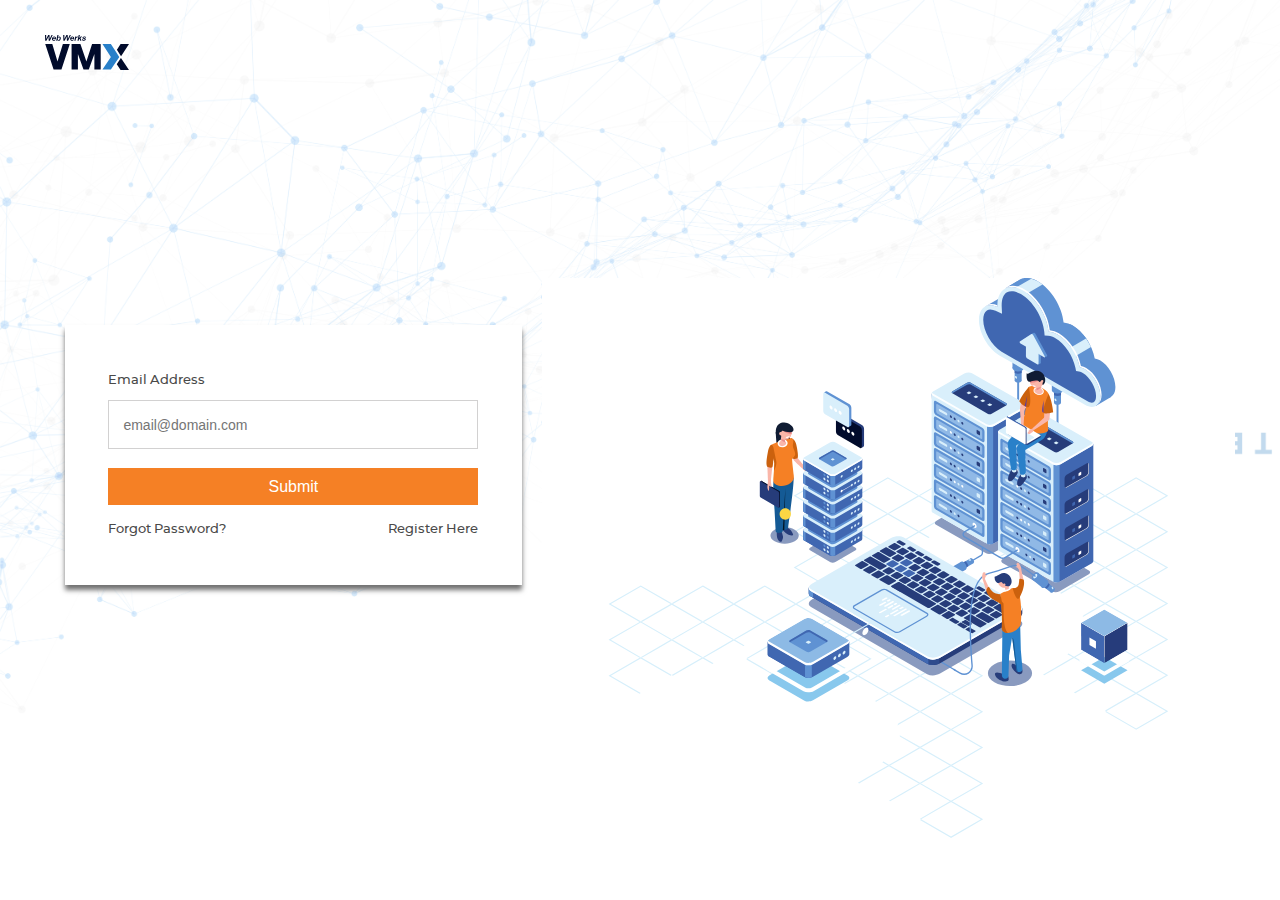
<file: html/contact.html>
<!DOCTYPE html>
<html lang="en">
<head>
    <meta charset="UTF-8">
    <meta http-equiv="X-UA-Compatible" content="IE=edge">
    <meta name="viewport" content="width=device-width, initial-scale=1.0">
    <meta name="viewport" content="width=device-width, initial-scale=1.0">
    <meta name="description" content="VMX Hosted Private Cloud">
    <meta name="keywords" content="VMX, hosting server, cloud">
    <title>VMX | Contact</title>
    <link rel="stylesheet" href="https://cdnjs.cloudflare.com/ajax/libs/font-awesome/4.7.0/css/font-awesome.min.css">
    
    <link rel="stylesheet" href="../css/style.css">
</head>
<body>
    <div class="contact">
        <div class="container">
        <img src="../images/logo.svg" alt="logo" class="logo_img">
            <div class="contact__block">
                <div class="contact__block-left">
                    <form action="#" class="contact__form">
                        <label for="email" class="contact__form-label">Email Address</label>
                        <input type="email" class="contact__form-field" name="email_id" id="user_email" placeholder="email@domain.com" required>
                        <button type="submit" class="contact__form-submitbtn">Submit</button>
                        <div class="contact__form-anchorblock">
                            <a href="#" class="contact__form-anchorblock-text">forgot password?</a>
                            <a href="#" class="contact__form-anchorblock-text">Register here</a>
                        </div>
                    </form>
                </div>
                <img src="../images/server.svg" alt="server" class="contact__block-right">
            </div>
        </div>
    </div>
</body>
</html>
</file>
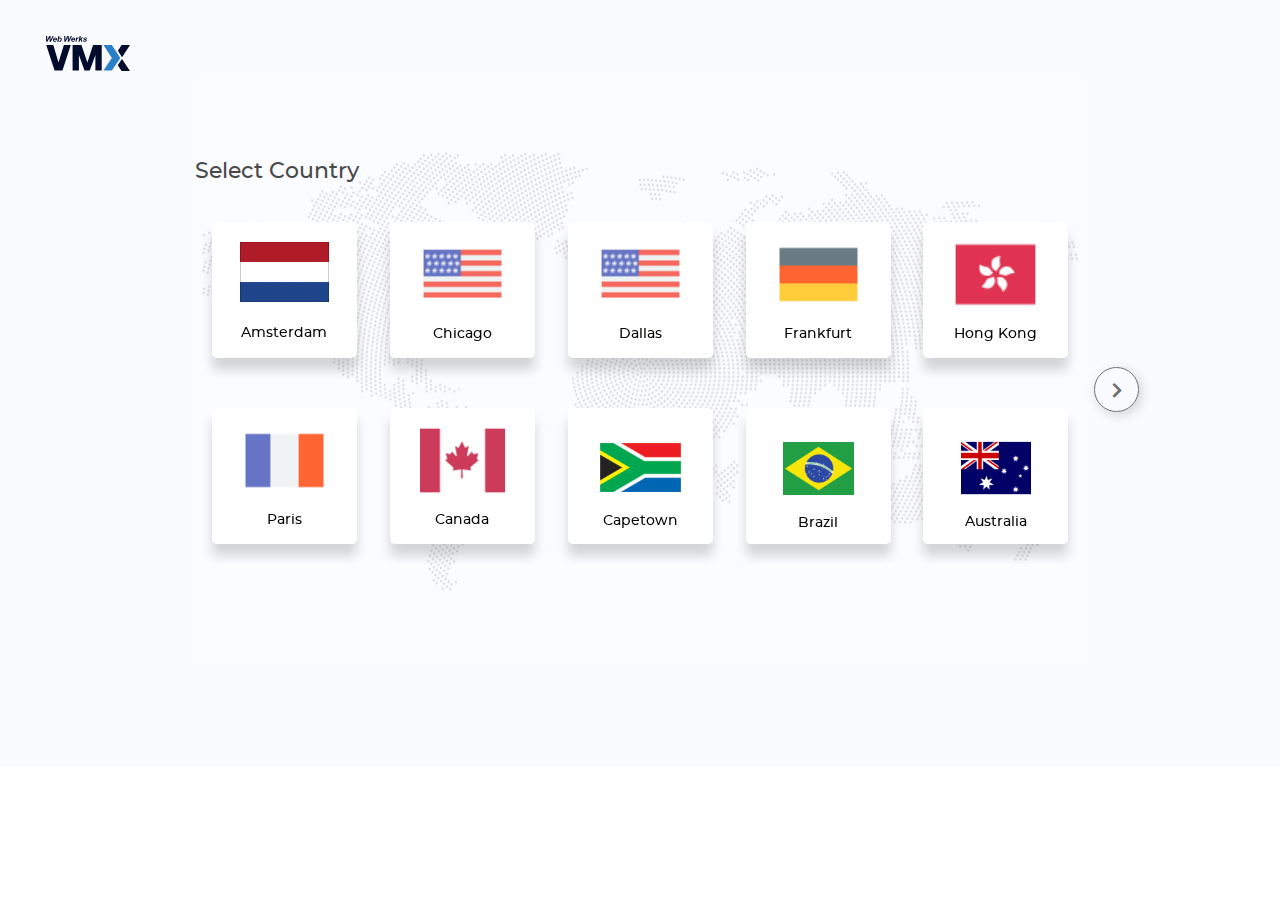
<file: html/country.html>
<!DOCTYPE html>
<html lang="en">
<head>
    <meta charset="UTF-8">
    <meta http-equiv="X-UA-Compatible" content="IE=edge">
    <meta name="viewport" content="width=device-width, initial-scale=1.0">
    <meta name="viewport" content="width=device-width, initial-scale=1.0">
    <meta name="description" content="VMX Hosted Private Cloud">
    <meta name="keywords" content="VMX, hosting server, cloud">
    <title>VMX | Country</title>
    <link rel="stylesheet" href="https://cdnjs.cloudflare.com/ajax/libs/font-awesome/4.7.0/css/font-awesome.min.css">
    <!-- Owl Carousel -->
    <link rel="stylesheet" href="https://cdnjs.cloudflare.com/ajax/libs/OwlCarousel2/2.3.4/assets/owl.carousel.min.css">
    <link rel="stylesheet" href="https://cdnjs.cloudflare.com/ajax/libs/OwlCarousel2/2.3.4/assets/owl.theme.default.min.css">

    <link rel="stylesheet" href="../css/style.css">
</head>
<body>
    <!-- Select country start -->
    <div class="country">
        <div class="country__block container">
            <img src="../images/logo.svg" alt="logo" class="logo_img">
            <div class="country__sliderwrappper">
                <h3 class="country__sliderwrappper-heading">Select Country</h3>
                <div class="owl-carousel country__slider owl-theme">
                    <div class="slide slidefirst">
                        <div class="slider-content">
                            <div class="slider-content__group">
                                <a href="#"class="groupone-content">
                                    <img src="../images/netherlands_flag.png" alt="netherlands_flag" class="flagimg-netherland">
                                    <p class="groupone-content__para">Amsterdam</p>
                                    <div class="overlay">
                                        <div class="overlay__wrapper">
                                            <img src="../images/amsterdam.png" alt="amsterdam" class="overlay__backimg">
                                            <div class="overlay__box">
                                                <img src="../images/icons-netherlands-48.png" alt="icons-netherlands-48" class="flagimg">
                                                <p class="overlay__box-para">Amsterdam</p>
                                            </div>
                                        </div>
                                    </div>
                                </a>
                                <a href="#"class="grouptwo-content">
                                    <img src="../images/icons8-france-48.svg" alt="icons8-france-48" class="overlay__backimg">
                                    <p class="grouptwo-content__para">Paris</p>
                                    <div class="overlay">
                                        <div class="overlay__wrapper">
                                            <img src="../images/amsterdam.png" alt="amsterdam" class="overlay__backimg">
                                            <div class="overlay__box">
                                                <img src="../images/icons-netherlands-48.png" alt="icons-netherlands-48" class="flagimg">
                                                <p class="overlay__box-para">Paris</p>
                                            </div>
                                        </div>
                                    </div>
                                </a>
                            </div>
                        </div>
                    </div>
                    <div class="slide">
                        <div class="slider-content">
                            <div class="slider-content__group">
                                <a href="#"class="groupone-content">
                                    <img src="../images/icons8-usa-48.svg" alt="icons8-usa-48" class="overlay__backimg">
                                    <p class="groupone-content__para">Chicago</p>
                                    <div class="overlay">
                                        <div class="overlay__wrapper">
                                            <img src="../images/amsterdam.png" alt="amsterdam" class="overlay__backimg">
                                            <div class="overlay__box">
                                                <img src="../images/icons-netherlands-48.png" alt="icons-netherlands-48" class="flagimg">
                                                <p class="overlay__box-para">Chicago</p>
                                            </div>
                                        </div>
                                    </div>
                                </a>
                                <a href="#"class="grouptwo-content">
                                    <img src="../images/canada.svg" alt="canada" class="overlay__backimg">
                                    <p class="grouptwo-content__para">Canada</p>
                                    <div class="overlay">
                                        <div class="overlay__wrapper">
                                            <img src="../images/amsterdam.png" alt="amsterdam" class="overlay__backimg">
                                            <div class="overlay__box">
                                                <img src="../images/icons-netherlands-48.png" alt="icons-netherlands-48" class="flagimg">
                                                <p class="overlay__box-para">Canada</p>
                                            </div>
                                        </div>
                                    </div>
                                </a>
                            </div>
                        </div>
                    </div>
                    <div class="slide">
                        <div class="slider-content">
                            <div class="slider-content__group">
                                <a href="#"class="groupone-content">
                                    <img src="../images/icons8-usa-48.svg" alt="icons8-usa-48" class="overlay__backimg">
                                    <p class="groupone-content__para">Dallas</p>
                                    <div class="overlay">
                                        <div class="overlay__wrapper">
                                            <img src="../images/amsterdam.png" alt="amsterdam" class="overlay__backimg">
                                            <div class="overlay__box">
                                                <img src="../images/icons-netherlands-48.png" alt="icons-netherlands-48" class="flagimg">
                                                <p class="overlay__box-para">Dallas</p>
                                            </div>
                                        </div>
                                    </div>
                                </a>
                                <a href="#"class="grouptwo-content">
                                    <img src="../images/sf-flag.svg" alt="sf-flag" class="overlay__backimg sf-flag">
                                    <p class="grouptwo-content__para">Capetown</p>
                                    <div class="overlay">
                                        <div class="overlay__wrapper">
                                            <img src="../images/amsterdam.png" alt="amsterdam" class="overlay__backimg">
                                            <div class="overlay__box">
                                                <img src="../images/icons-netherlands-48.png" alt="icons-netherlands-48" class="flagimg">
                                                <p class="overlay__box-para">Capetown</p>
                                            </div>
                                        </div>
                                    </div>
                                </a>
                            </div>
                        </div>
                    </div>
                    <div class="slide">
                        <div class="slider-content">
                            <div class="slider-content__group">
                                <a href="#"class="groupone-content">
                                    <img src="../images/icons8-germany-48.svg" alt="icons8-germany-48" class="overlay__backimg">
                                    <p class="groupone-content__para">Frankfurt</p>
                                    <div class="overlay">
                                        <div class="overlay__wrapper">
                                            <img src="../images/amsterdam.png" alt="amsterdam" class="overlay__backimg">
                                            <div class="overlay__box">
                                                <img src="../images/icons-netherlands-48.png" alt="icons-netherlands-48" class="flagimg">
                                                <p class="overlay__box-para">Frankfurt</p>
                                            </div>
                                        </div>
                                    </div>
                                </a>
                                <a href="#"class="grouptwo-content">
                                    <img src="../images/brazil.svg" alt="brazil" class="overlay__backimg brazil_img">
                                    <p class="grouptwo-content__para">Brazil</p>
                                    <div class="overlay">
                                        <div class="overlay__wrapper">
                                            <img src="../images/amsterdam.png" alt="amsterdam" class="overlay__backimg">
                                            <div class="overlay__box">
                                                <img src="../images/icons-netherlands-48.png" alt="icons-netherlands-48" class="flagimg">
                                                <p class="overlay__box-para">Brazil</p>
                                            </div>
                                        </div>
                                    </div>
                                </a>
                            </div>
                        </div>
                    </div>
                    <div class="slide slide5">
                        <div class="slider-content">
                            <div class="slider-content__group">
                                <a href="#"class="groupone-content">
                                    <img src="../images/icons8-kong-64.svg" alt="icons8-kong-64" class="overlay__backimg">
                                    <p class="groupone-content__para">Hong Kong</p>
                                    <div class="overlay">
                                        <div class="overlay__wrapper">
                                            <img src="../images/amsterdam.png" alt="amsterdam" class="overlay__backimg">
                                            <div class="overlay__box">
                                                <img src="../images/icons-netherlands-48.png" alt="icons-netherlands-48" class="flagimg">
                                                <p class="overlay__box-para">Hong Kong</p>
                                            </div>
                                        </div>
                                    </div>
                                </a>
                                <a href="#"class="grouptwo-content">
                                    <img src="../images/austallia.svg" alt="austallia" class="overlay__backimg brazil_img">
                                    <p class="grouptwo-content__para">Australia</p>
                                    <div class="overlay">
                                        <div class="overlay__wrapper">
                                            <img src="../images/amsterdam.png" alt="amsterdam" class="overlay__backimg">
                                            <div class="overlay__box">
                                                <img src="../images/icons-netherlands-48.png" alt="icons-netherlands-48" class="flagimg">
                                                <p class="overlay__box-para">Australia</p>
                                            </div>
                                        </div>
                                    </div>
                                </a>
                            </div>
                        </div>
                    </div>

                    <!-- Extra added -->
                    <div class="slide">
                        <div class="slider-content">
                            <div class="slider-content__group">
                                <a href="#"class="groupone-content">
                                    <img src="../images/netherlands_flag.png" alt="netherlands_flag" class="flagimg-netherland">
                                    <p class="groupone-content__para">Amsterdam</p>
                                    <div class="overlay">
                                        <div class="overlay__wrapper">
                                            <img src="../images/amsterdam.png" alt="amsterdam" class="overlay__backimg">
                                            <div class="overlay__box">
                                                <img src="../images/icons-netherlands-48.png" alt="icons-netherlands-48" class="flagimg">
                                                <p class="overlay__box-para">Amsterdam</p>
                                            </div>
                                        </div>
                                    </div>
                                </a>
                                <a href="#"class="grouptwo-content">
                                    <img src="../images/icons8-france-48.svg" alt="icons8-france-48" class="overlay__backimg">
                                    <p class="grouptwo-content__para">Paris</p>
                                    <div class="overlay">
                                        <div class="overlay__wrapper">
                                            <img src="../images/amsterdam.png" alt="amsterdam" class="overlay__backimg">
                                            <div class="overlay__box">
                                                <img src="../images/icons-netherlands-48.png" alt="icons-netherlands-48" class="flagimg">
                                                <p class="overlay__box-para">Paris</p>
                                            </div>
                                        </div>
                                    </div>
                                </a>
                            </div>
                        </div>
                    </div>
                    <div class="slide">
                        <div class="slider-content">
                            <div class="slider-content__group">
                                <a href="#"class="groupone-content">
                                    <img src="../images/icons8-usa-48.svg" alt="icons8-usa-48" class="overlay__backimg">
                                    <p class="groupone-content__para">Chicago</p>
                                    <div class="overlay">
                                        <div class="overlay__wrapper">
                                            <img src="../images/amsterdam.png" alt="amsterdam" class="overlay__backimg">
                                            <div class="overlay__box">
                                                <img src="../images/icons-netherlands-48.png" alt="icons-netherlands-48" class="flagimg">
                                                <p class="overlay__box-para">Chicago</p>
                                            </div>
                                        </div>
                                    </div>
                                </a>
                                <a href="#"class="grouptwo-content">
                                    <img src="../images/canada.svg" alt="canada" class="overlay__backimg">
                                    <p class="grouptwo-content__para">Canada</p>
                                    <div class="overlay">
                                        <div class="overlay__wrapper">
                                            <img src="../images/amsterdam.png" alt="amsterdam" class="overlay__backimg">
                                            <div class="overlay__box">
                                                <img src="../images/icons-netherlands-48.png" alt="icons-netherlands-48" class="flagimg">
                                                <p class="overlay__box-para">Canada</p>
                                            </div>
                                        </div>
                                    </div>
                                </a>
                            </div>
                        </div>
                    </div>
                    <div class="slide">
                        <div class="slider-content">
                            <div class="slider-content__group">
                                <a href="#"class="groupone-content">
                                    <img src="../images/icons8-usa-48.svg" alt="icons8-usa-48" class="overlay__backimg">
                                    <p class="groupone-content__para">Dallas</p>
                                    <div class="overlay">
                                        <div class="overlay__wrapper">
                                            <img src="../images/amsterdam.png" alt="amsterdam" class="overlay__backimg">
                                            <div class="overlay__box">
                                                <img src="../images/icons-netherlands-48.png" alt="icons-netherlands-48" class="flagimg">
                                                <p class="overlay__box-para">Dallas</p>
                                            </div>
                                        </div>
                                    </div>
                                </a>
                                <a href="#"class="grouptwo-content">
                                    <img src="../images/sf-flag.svg" alt="sf-flag" class="overlay__backimg sf-flag">
                                    <p class="grouptwo-content__para">Capetown</p>
                                    <div class="overlay">
                                        <div class="overlay__wrapper">
                                            <img src="../images/amsterdam.png" alt="amsterdam" class="overlay__backimg">
                                            <div class="overlay__box">
                                                <img src="../images/icons-netherlands-48.png" alt="icons-netherlands-48" class="flagimg">
                                                <p class="overlay__box-para">Capetown</p>
                                            </div>
                                        </div>
                                    </div>
                                </a>
                            </div>
                        </div>
                    </div>
                    <div class="slide">
                        <div class="slider-content">
                            <div class="slider-content__group">
                                <a href="#"class="groupone-content">
                                    <img src="../images/icons8-germany-48.svg" alt="icons8-germany-48" class="overlay__backimg">
                                    <p class="groupone-content__para">Frankfurt</p>
                                    <div class="overlay">
                                        <div class="overlay__wrapper">
                                            <img src="../images/amsterdam.png" alt="amsterdam" class="overlay__backimg">
                                            <div class="overlay__box">
                                                <img src="../images/icons-netherlands-48.png" alt="icons-netherlands-48" class="flagimg">
                                                <p class="overlay__box-para">Frankfurt</p>
                                            </div>
                                        </div>
                                    </div>
                                </a>
                                <a href="#"class="grouptwo-content">
                                    <img src="../images/brazil.svg" alt="brazil" class="overlay__backimg brazil_img">
                                    <p class="grouptwo-content__para">Brazil</p>
                                    <div class="overlay">
                                        <div class="overlay__wrapper">
                                            <img src="../images/amsterdam.png" alt="amsterdam" class="overlay__backimg">
                                            <div class="overlay__box">
                                                <img src="../images/icons-netherlands-48.png" alt="icons-netherlands-48" class="flagimg">
                                                <p class="overlay__box-para">Brazil</p>
                                            </div>
                                        </div>
                                    </div>
                                </a>
                            </div>
                        </div>
                    </div>
                    <div class="slide slide5">
                        <div class="slider-content">
                            <div class="slider-content__group">
                                <a href="#"class="groupone-content">
                                    <img src="../images/icons8-kong-64.svg" alt="icons8-kong-64" class="overlay__backimg">
                                    <p class="groupone-content__para">Hong Kong</p>
                                    <div class="overlay">
                                        <div class="overlay__wrapper">
                                            <img src="../images/amsterdam.png" alt="amsterdam" class="overlay__backimg">
                                            <div class="overlay__box">
                                                <img src="../images/icons-netherlands-48.png" alt="icons-netherlands-48" class="flagimg">
                                                <p class="overlay__box-para">Hong Kong</p>
                                            </div>
                                        </div>
                                    </div>
                                </a>
                                <a href="#"class="grouptwo-content">
                                    <img src="../images/austallia.svg" alt="austallia" class="overlay__backimg brazil_img">
                                    <p class="grouptwo-content__para">Australia</p>
                                    <div class="overlay">
                                        <div class="overlay__wrapper">
                                            <img src="../images/amsterdam.png" alt="amsterdam" class="overlay__backimg">
                                            <div class="overlay__box">
                                                <img src="../images/icons-netherlands-48.png" alt="icons-netherlands-48" class="flagimg">
                                                <p class="overlay__box-para">Australia</p>
                                            </div>
                                        </div>
                                    </div>
                                </a>
                            </div>
                        </div>
                    </div>
                </div>
            </div>
            <!-- nav arrow -->
            <div class="country-slider-nextarrow">
                <span class="fa fa-angle-right"></span>
            </div>
            <div class="country-slider-prevarrow">
                <span class="fa fa-angle-left"></span>
            </div>
        </div>
    </div>
    <!-- Select country end -->

    <!-- Jquery -->
    <script src="https://cdnjs.cloudflare.com/ajax/libs/jquery/3.5.1/jquery.min.js"></script>
    <!-- Owl Carousel -->
    <script src="https://cdnjs.cloudflare.com/ajax/libs/OwlCarousel2/2.3.4/owl.carousel.min.js"></script>
    <!-- Custom Javascript -->
    <script src="../js/vmx_script.js"></script>
</body>
</html>
</file>
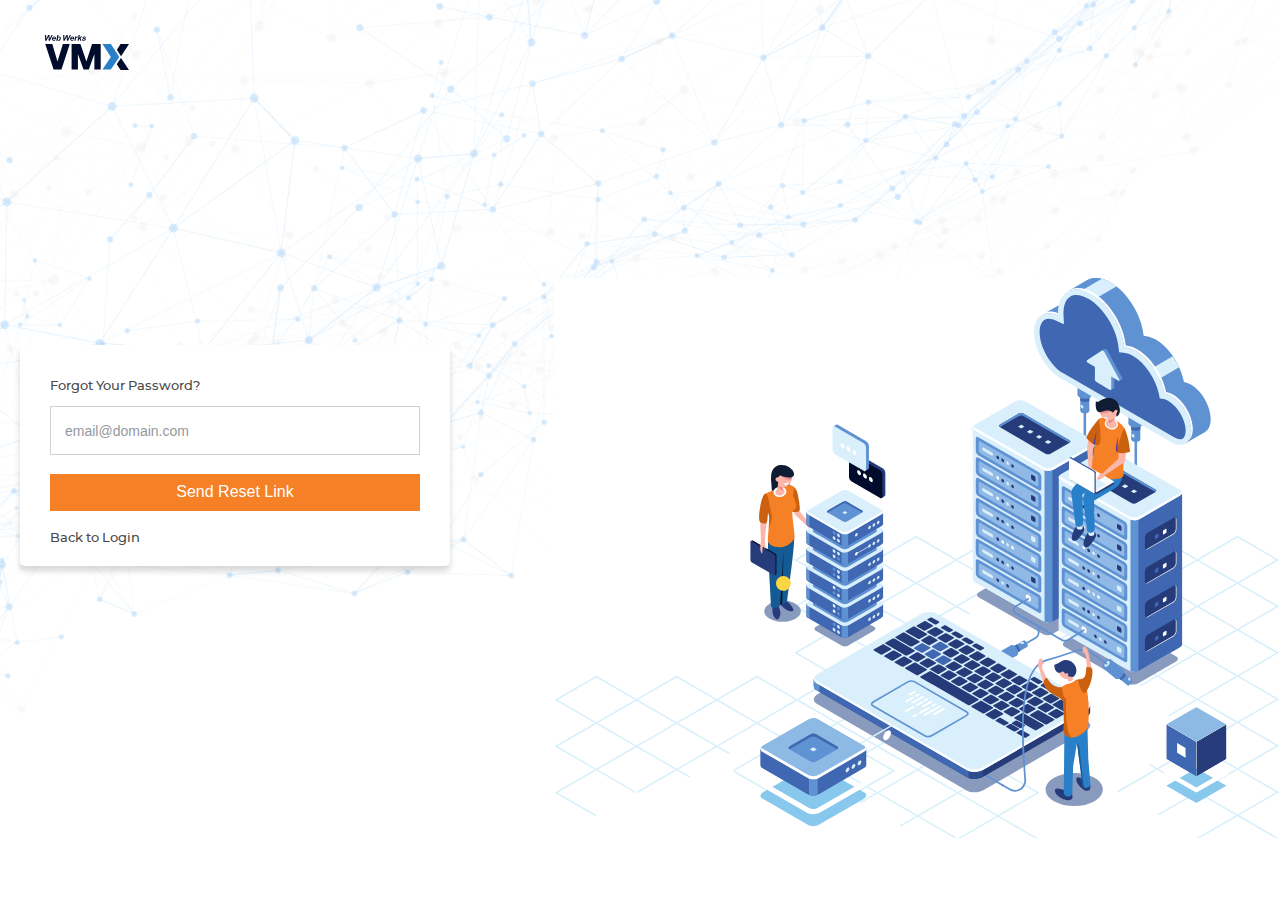
<file: html/forgotpassword.html>
<!DOCTYPE html>
<html lang="en">
<head>
    <meta charset="UTF-8">
    <meta http-equiv="X-UA-Compatible" content="IE=edge">
    <meta name="viewport" content="width=device-width, initial-scale=1.0">
    <meta name="viewport" content="width=device-width, initial-scale=1.0">
    <meta name="description" content="VMX Hosted Private Cloud">
    <meta name="keywords" content="VMX, hosting server, cloud">
    <title>VMX | Forgot Password</title>
    <link rel="stylesheet" href="https://cdnjs.cloudflare.com/ajax/libs/font-awesome/4.7.0/css/font-awesome.min.css">
    
    <link rel="stylesheet" href="../css/style.css">
</head>
<body>
    <div class="forgotpass">
        <img src="../images/logo.svg" alt="logo" class="logo_img_resetpass">
        <div class="forgotpass__block">
            <div class="forgotpass__block-left">
                <form action="#" class="forgotpass__form">
                    <label for="email" class="forgotpass__form-label">Forgot Your Password?</label>
                    <input type="email" class="forgotpass__form-field" name="email_id" id="user_email" placeholder="email@domain.com" required>
                    <button type="submit" class="forgotpass__form-submitbtn">Send Reset Link</button>
                    <div class="forgotpass__form-anchorblock">
                        <a href="#" class="forgotpass__form-anchorblock-text">Back to Login</a>
                    </div>
                </form>
            </div>
            <div class="forgotpass__block-right"></div>
        </div>  
    </div>
</body>
</html>
</file>
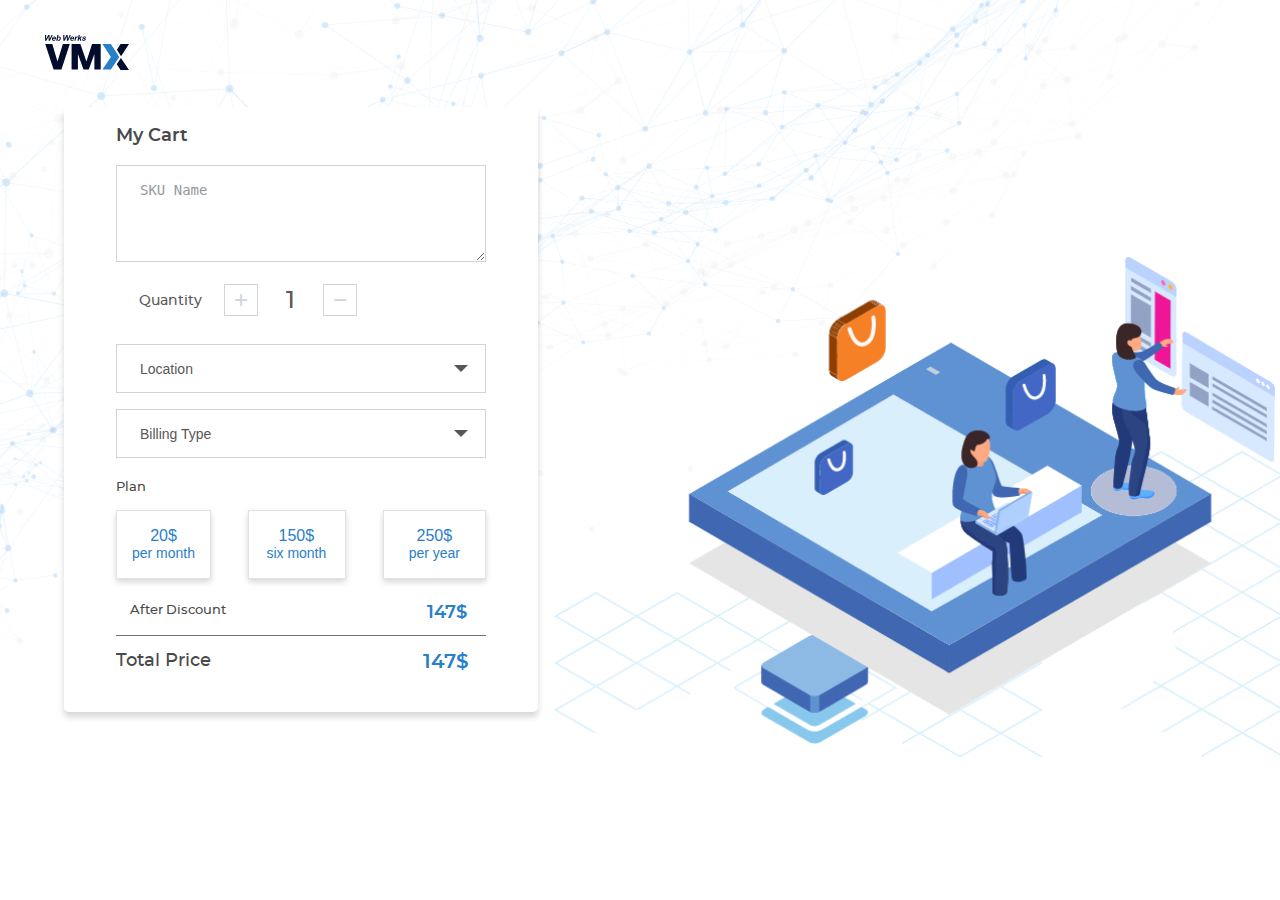
<file: html/my_cart.html>
<!DOCTYPE html>
<html lang="en">
<head>
    <meta charset="UTF-8">
    <meta http-equiv="X-UA-Compatible" content="IE=edge">
    <meta name="viewport" content="width=device-width, initial-scale=1.0">
    <meta name="viewport" content="width=device-width, initial-scale=1.0">
    <meta name="description" content="VMX Hosted Private Cloud">
    <meta name="keywords" content="VMX, hosting server, cloud">
    <title>VMX | My Cart</title>
    <link rel="stylesheet" href="https://cdnjs.cloudflare.com/ajax/libs/font-awesome/4.7.0/css/font-awesome.min.css">
    
    <link rel="stylesheet" href="../css/style.css">
</head>
<body>
    <div class="mycart">
        <img src="../images/logo.svg" alt="logo" class="logo_img_resetpass">
        <div class="mycart__block">
            <div class="mycart__block-left">
                <form action="#" class="mycart__form">
                    <label for="email" class="mycart__form-label">My Cart</label>
                    <textarea class="mycart__form-field" name="sku_name" id="sku_name" placeholder="SKU Name"></textarea>
                    <label for="qunantity" class="mycart__form-label--ql">Quantity 
                        <button class="ql-btn">&plus;</button>
                        <span>1</span>
                        <button class="ql-btn">&minus;</button>
                    </label>
                    <select name="mycart__form-select" id="mycart__form-selectloc" class="mycart__form-select">
                        <option value="location">Location</option>
                        <option value="location">Location</option>
                        <option value="location">Location</option>
                    </select>
                    <select name="mycart__form-select" id="mycart__form-selectbilling" class="mycart__form-select">
                        <option value="Billing Type">Billing Type</option>
                        <option value="Billing Type">Billing Type</option>
                        <option value="Billing Type">Billing Type</option>
                    </select>
                    <label for="plan" class="mycart__form-label--plan">Plan</label>
                    <div class="mycart__form-btngroup">
                        <button class="plan-btn">20$ <span>per month</span></button>
                        <button class="plan-btn">150$ <span>six month</span></button>
                        <button class="plan-btn">250$ <span>per year</span></button>
                    </div>
                    <div class="mycart__form-discount">
                        <label for="discount">After Discount</label>
                        <span>147$</span>
                    </div>
                    <div class="mycart__form-breakline"></div>
                    <div class="mycart__form-total">
                        <label for="discount">Total Price</label>
                        <span>147$</span>
                    </div>
                </form>
            </div>
            <div class="mycart__block-right"><img  src="../images/my_cartpng.png" alt="my_cart"></div>
        </div>  
    </div>
</body>
</html>
</file>
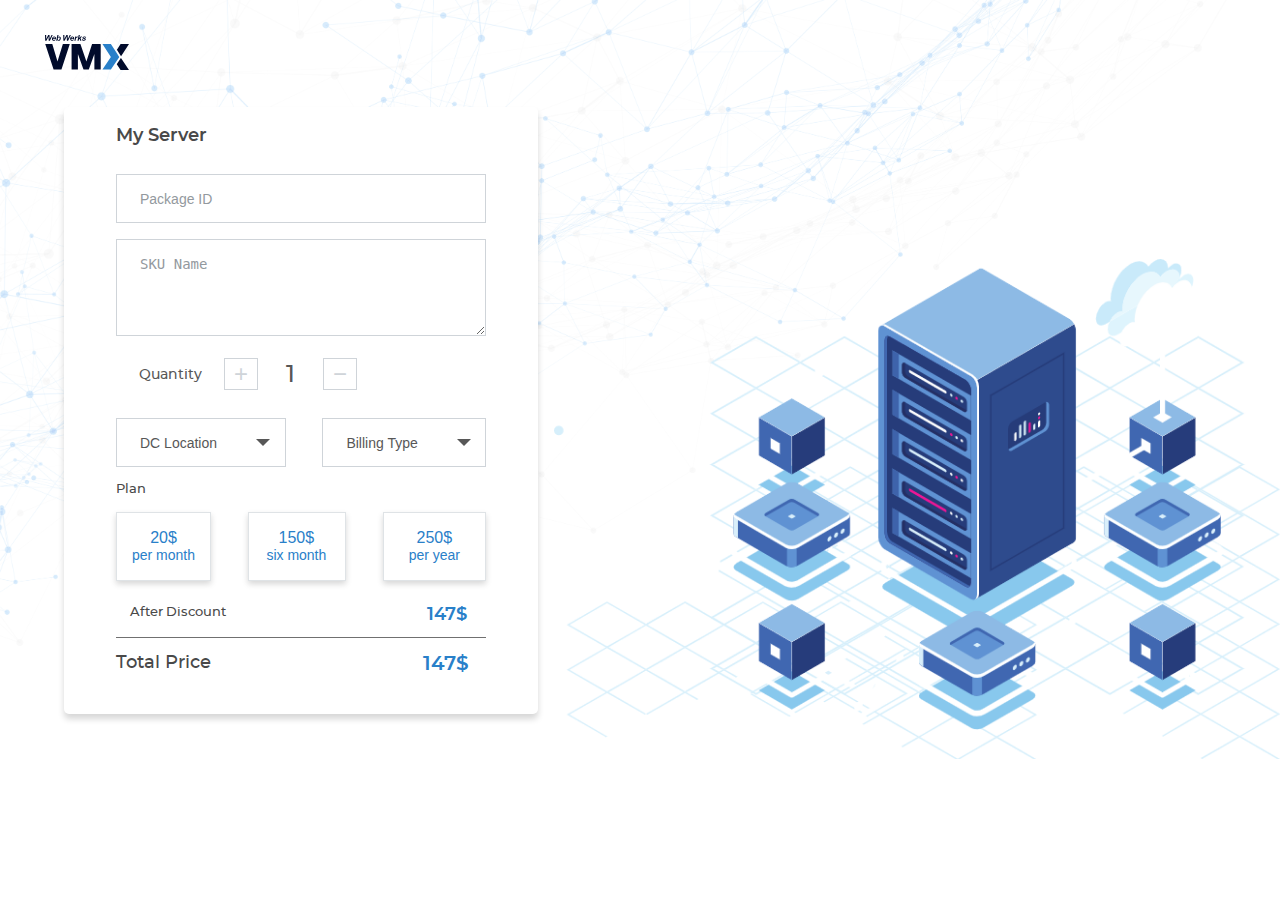
<file: html/my_server.html>
<!DOCTYPE html>
<html lang="en">
<head>
    <meta charset="UTF-8">
    <meta http-equiv="X-UA-Compatible" content="IE=edge">
    <meta name="viewport" content="width=device-width, initial-scale=1.0">
    <meta name="viewport" content="width=device-width, initial-scale=1.0">
    <meta name="description" content="VMX Hosted Private Cloud">
    <meta name="keywords" content="VMX, hosting server, cloud">
    <title>VMX | My Server</title>
    <link rel="stylesheet" href="https://cdnjs.cloudflare.com/ajax/libs/font-awesome/4.7.0/css/font-awesome.min.css">
    
    <link rel="stylesheet" href="../css/style.css">
</head>
<body>
    <div class="myserver">
        <img src="../images/logo.svg" alt="logo" class="logo_img_resetpass">
        <div class="myserver__block">
            <div class="myserver__block-left">
                <form action="#" class="myserver__form">
                    <label for="email" class="myserver__form-label">My Server</label>
                    <input type="text" class="myserver__form-field_id" placeholder="Package ID">
                    <textarea class="myserver__form-field" name="sku_name" id="sku_name" placeholder="SKU Name"></textarea>
                    <label for="qunantity" class="myserver__form-label--ql">Quantity 
                        <button class="ql-btn">&plus;</button>
                        <span>1</span>
                        <button class="ql-btn">&minus;</button>
                    </label>
                    <div class="myserver__form-selectgroup">
                        <select name="myserver__form-select" id="myserver__form-selectloc" class="myserver__form-select">
                            <option value="location">DC Location</option>
                            <option value="location">DC Location</option>
                            <option value="location">DC Location</option>
                        </select>
                        <select name="myserver__form-select" id="myserver__form-selectbilling" class="myserver__form-select">
                            <option value="Billing Type">Billing Type</option>
                            <option value="Billing Type">Billing Type</option>
                            <option value="Billing Type">Billing Type</option>
                        </select>
                    </div>
                    <label for="plan" class="myserver__form-label--plan">Plan</label>
                    <div class="myserver__form-btngroup">
                        <button class="plan-btn">20$ <span>per month</span></button>
                        <button class="plan-btn">150$ <span>six month</span></button>
                        <button class="plan-btn">250$ <span>per year</span></button>
                    </div>
                    <div class="myserver__form-discount">
                        <label for="discount">After Discount</label>
                        <span>147$</span>
                    </div>
                    <div class="myserver__form-breakline"></div>
                    <div class="myserver__form-total">
                        <label for="discount">Total Price</label>
                        <span>147$</span>
                    </div>
                </form>
            </div>
            <div class="myserver__block-right"><img  src="../images/my_server1.png" alt="my_serverpng"></div>
        </div>  
    </div>
</body>
</html>
</file>
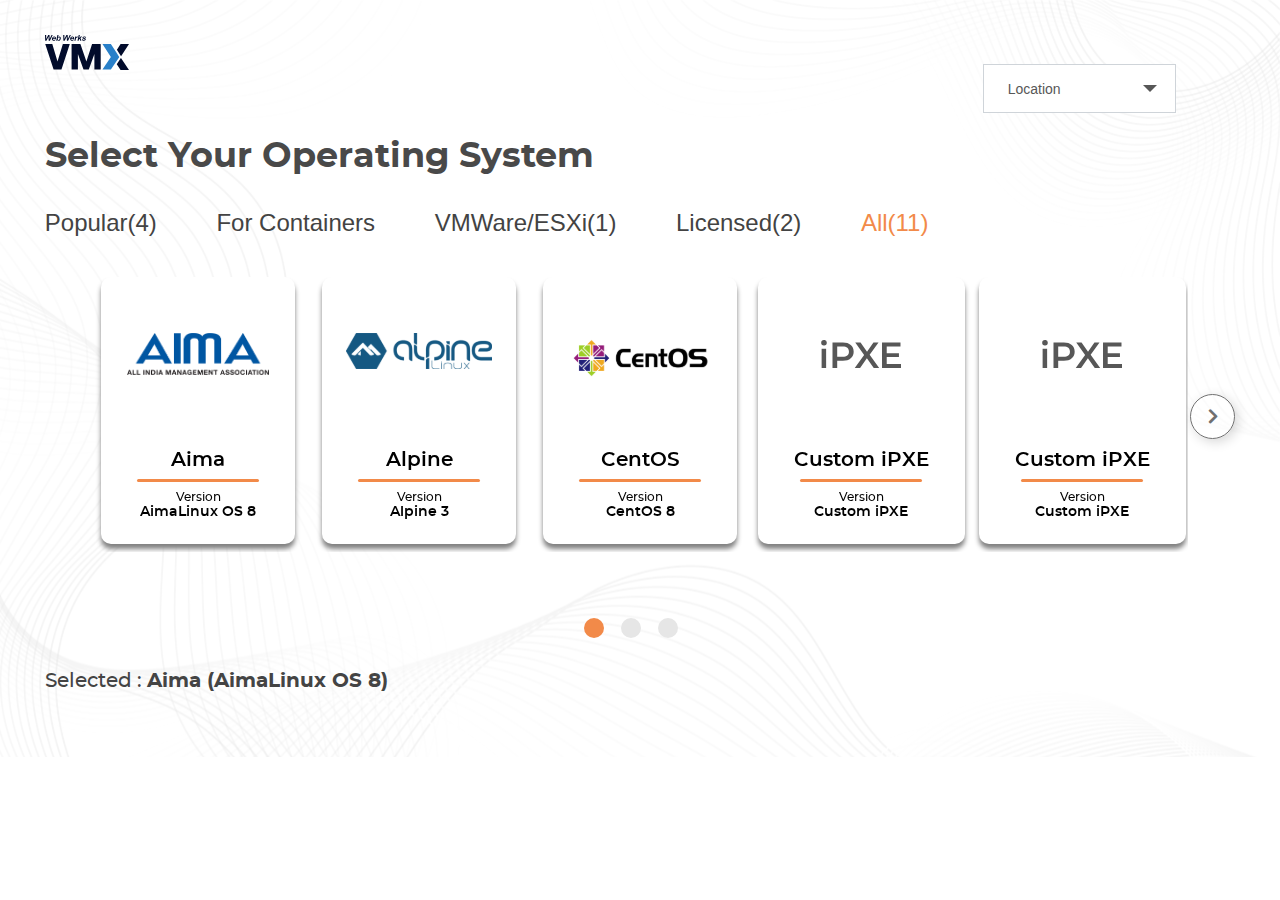
<file: html/os.html>
<!DOCTYPE html>
<html lang="en">
<head>
    <meta charset="UTF-8">
    <meta http-equiv="X-UA-Compatible" content="IE=edge">
    <meta name="viewport" content="width=device-width, initial-scale=1.0">
    <meta name="viewport" content="width=device-width, initial-scale=1.0">
    <meta name="description" content="VMX Hosted Private Cloud">
    <meta name="keywords" content="VMX, hosting server, cloud">
    <title>VMX | OS</title>
    <link rel="stylesheet" href="https://cdnjs.cloudflare.com/ajax/libs/font-awesome/4.7.0/css/font-awesome.min.css">
    <!-- Owl Carousel -->
    <link rel="stylesheet" href="https://cdnjs.cloudflare.com/ajax/libs/OwlCarousel2/2.3.4/assets/owl.carousel.min.css">
    <link rel="stylesheet" href="https://cdnjs.cloudflare.com/ajax/libs/OwlCarousel2/2.3.4/assets/owl.theme.default.min.css">

    <link rel="stylesheet" href="../css/style.css">
</head>
<body>
    <div class="os">
        <div class="os__block container">
            <img src="../images/logo.svg" alt="logo" class="logo_img">
            <select name="os__block-select" id="os__block-selectloc" class="os__block-selectloc">
                <option value="location">Location</option>
                <option value="location">Location</option>
                <option value="location">Location</option>
            </select>
            <div class="os__content">
                <h2 class="os__content_heading">Select Your Operating System</h2>
                <ul class="os__content_filter-list">
                    <li><button class="os__content_filterbtn" onclick="os_btn()">Popular(4)</button></li>
                    <li><button class="os__content_filterbtn" onclick="os_btn()">For Containers</button></li>
                    <li><button class="os__content_filterbtn" onclick="os_btn()">VMWare/ESXi(1)</button></li>
                    <li><button class="os__content_filterbtn" onclick="os_btn()">Licensed(2)</button></li>
                    <li><button class="os__content_filterbtn--all" id="active_btn" onclick="os_btn_all()">All(11)</button></li>
                </ul>
                <!-- Carousel code start -->
                <div class="owl-carousel os__slider">
                    <div class="os__sliderwrapper os__sliderwrapper_active">
                        <div class="os__slider_content">
                            <img src="../images/Aima.png" alt="aima_logo" class="os__slider_logoimg" id="aima_img">
                            <div class="os__slider_description">
                                <h2 class="os__slider_heading">Aima</h2>
                                <div class="os__slider_hrline"></div>
                                <p class="os__slider_versionpara">Version</p>
                                <p class="os__slider_ospara">AimaLinux OS 8</p>
                            </div>
                        </div>
                    </div>
                    <div class="os__sliderwrapper">
                        <div class="os__slider_content">
                            <img src="../images/alpine_logo.svg" alt="alpine_logo" class="os__slider_logoimg">
                            <div class="os__slider_description">
                                <h2 class="os__slider_heading">Alpine</h2>
                                <div class="os__slider_hrline"></div>
                                <p class="os__slider_versionpara">Version</p>
                                <p class="os__slider_ospara">Alpine 3</p>
                            </div>
                        </div>
                    </div>
                    <div class="os__sliderwrapper">
                        <div class="os__slider_content">
                            <img src="../images/centos_logo.svg" alt="centos_logo" class="os__slider_logoimg">
                            <div class="os__slider_description">
                                <h2 class="os__slider_heading">CentOS</h2>
                                <div class="os__slider_hrline"></div>
                                <p class="os__slider_versionpara">Version</p>
                                <p class="os__slider_ospara">CentOS 8</p>
                            </div>
                        </div>
                    </div>
                    <div class="os__sliderwrapper">
                        <div class="os__slider_content">
                            <img src="../images/ipxe_logo.svg" alt="ipxe_logo" class="os__slider_logoimg--ipxe">
                            <div class="os__slider_description">
                                <h2 class="os__slider_heading">Custom iPXE</h2>
                                <div class="os__slider_hrline"></div>
                                <p class="os__slider_versionpara">Version</p>
                                <p class="os__slider_ospara">Custom iPXE</p>
                            </div>
                        </div>
                    </div>
                    <div class="os__sliderwrapper">
                        <div class="os__slider_content">
                            <img src="../images/ipxe_logo.svg" alt="ipxe_logo" class="os__slider_logoimg--ipxe">
                            <div class="os__slider_description">
                                <h2 class="os__slider_heading">Custom iPXE</h2>
                                <div class="os__slider_hrline"></div>
                                <p class="os__slider_versionpara">Version</p>
                                <p class="os__slider_ospara">Custom iPXE</p>
                            </div>
                        </div>
                    </div>

                    <div class="os__sliderwrapper">
                        <div class="os__slider_content">
                            <img src="../images/Aima.png" alt="aima_logo" class="os__slider_logoimg" id="aima_img">
                            <div class="os__slider_description">
                                <h2 class="os__slider_heading">Aima</h2>
                                <div class="os__slider_hrline"></div>
                                <p class="os__slider_versionpara">Version</p>
                                <p class="os__slider_ospara">AimaLinux OS 8</p>
                            </div>
                        </div>
                    </div>
                    <div class="os__sliderwrapper">
                        <div class="os__slider_content">
                            <img src="../images/alpine_logo.svg" alt="alpine_logo" class="os__slider_logoimg">
                            <div class="os__slider_description">
                                <h2 class="os__slider_heading">Alpine</h2>
                                <div class="os__slider_hrline"></div>
                                <p class="os__slider_versionpara">Version</p>
                                <p class="os__slider_ospara">Alpine 3</p>
                            </div>
                        </div>
                    </div>
                    <div class="os__sliderwrapper">
                        <div class="os__slider_content">
                            <img src="../images/centos_logo.svg" alt="centos_logo" class="os__slider_logoimg">
                            <div class="os__slider_description">
                                <h2 class="os__slider_heading">CentOS</h2>
                                <div class="os__slider_hrline"></div>
                                <p class="os__slider_versionpara">Version</p>
                                <p class="os__slider_ospara">CentOS 8</p>
                            </div>
                        </div>
                    </div>
                    <div class="os__sliderwrapper">
                        <div class="os__slider_content">
                            <img src="../images/ipxe_logo.svg" alt="ipxe_logo" class="os__slider_logoimg--ipxe">
                            <div class="os__slider_description">
                                <h2 class="os__slider_heading">Custom iPXE</h2>
                                <div class="os__slider_hrline"></div>
                                <p class="os__slider_versionpara">Version</p>
                                <p class="os__slider_ospara">Custom iPXE</p>
                            </div>
                        </div>
                    </div>
                    <div class="os__sliderwrapper">
                        <div class="os__slider_content">
                            <img src="../images/ipxe_logo.svg" alt="ipxe_logo" class="os__slider_logoimg--ipxe">
                            <div class="os__slider_description">
                                <h2 class="os__slider_heading">Custom iPXE</h2>
                                <div class="os__slider_hrline"></div>
                                <p class="os__slider_versionpara">Version</p>
                                <p class="os__slider_ospara">Custom iPXE</p>
                            </div>
                        </div>
                    </div>
                </div>
                <!-- Carousel code end -->
                <p class="os__content_selectedos">Selected : <span>Aima (AimaLinux OS 8)</span></p>
            </div>
            <!-- nav arrow -->
            <div class="os__slider_nextarrow">
                <span class="fa fa-angle-right"></span>
            </div>
            <div class="os__slider_prevarrow">
                <span class="fa fa-angle-left"></span>
            </div>
        </div>
    </div>

    <!-- Jquery -->
    <script src="https://cdnjs.cloudflare.com/ajax/libs/jquery/3.5.1/jquery.min.js"></script>
    <!-- Owl Carousel -->
    <script src="https://cdnjs.cloudflare.com/ajax/libs/OwlCarousel2/2.3.4/owl.carousel.min.js"></script>
    <!-- Custom Javascript -->
    <script src="../js/vmx_script.js"></script>
</body>
</html>
</file>
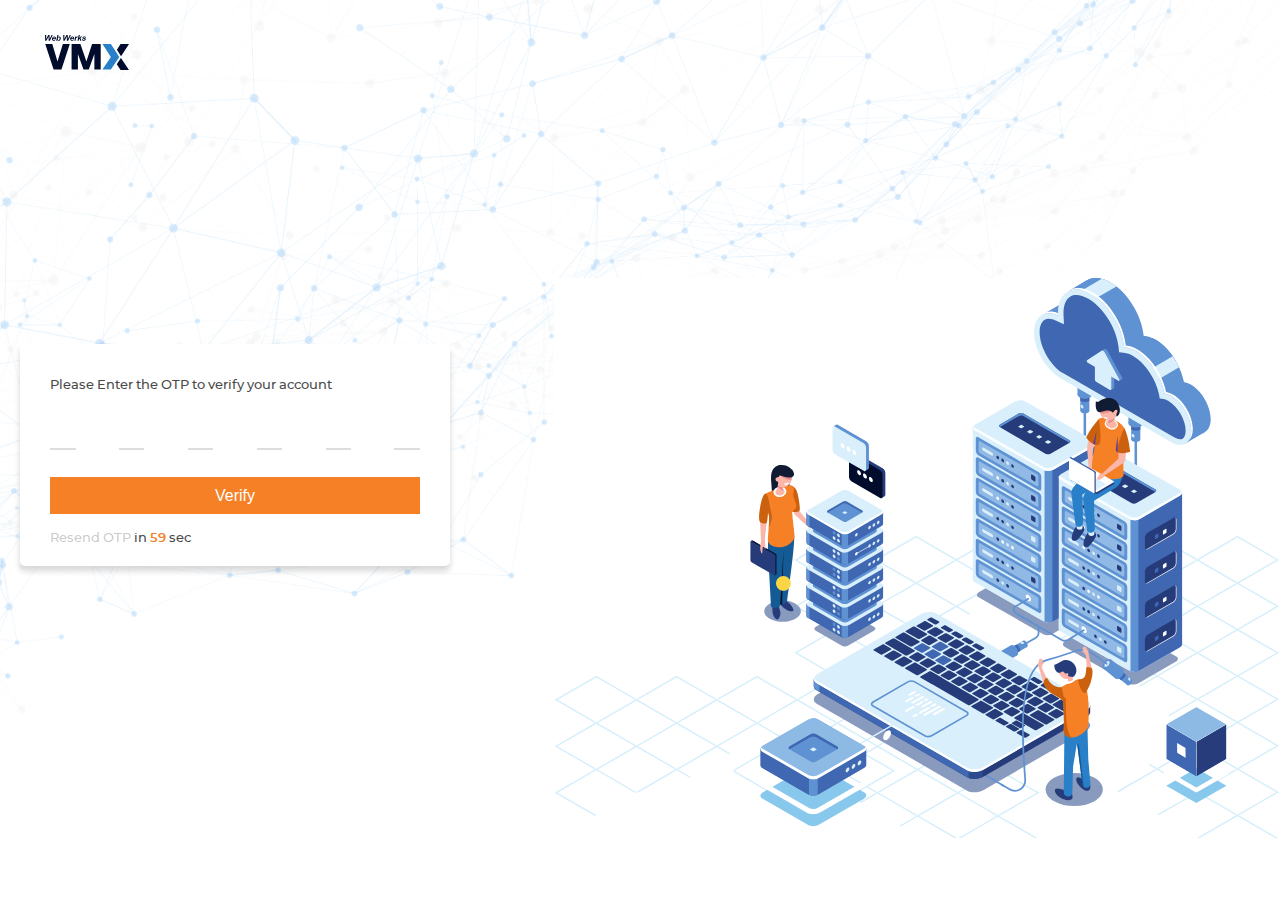
<file: html/otpverify.html>
<!DOCTYPE html>
<html lang="en">
<head>
    <meta charset="UTF-8">
    <meta http-equiv="X-UA-Compatible" content="IE=edge">
    <meta name="viewport" content="width=device-width, initial-scale=1.0">
    <meta name="viewport" content="width=device-width, initial-scale=1.0">
    <meta name="description" content="VMX Hosted Private Cloud">
    <meta name="keywords" content="VMX, hosting server, cloud">
    <title>VMX | OTP Verification</title>
    <link rel="stylesheet" href="https://cdnjs.cloudflare.com/ajax/libs/font-awesome/4.7.0/css/font-awesome.min.css">
    
    <link rel="stylesheet" href="../css/style.css">
</head>
<body>
    <div class="otpverify">
        <img src="../images/logo.svg" alt="logo" class="logo_img_resetpass">
        <div class="otpverify__block">
            <div class="otpverify__block-left">
                <form action="#" class="otpverify__form">
                    <label for="Password" class="otpverify__form-label">Please Enter the OTP to verify your account</label>
                    <div class="otpverify__form-inputgroup">
                        <input type="text" class="otpverify__form-field" id="digit-1" name="digit-1" data-next="digit-2" />
                        <input type="text" class="otpverify__form-field" id="digit-2" name="digit-2" data-next="digit-3" data-previous="digit-1" />
                        <input type="text" class="otpverify__form-field" id="digit-3" name="digit-3" data-next="digit-4" data-previous="digit-2" />
                        <input type="text" class="otpverify__form-field" id="digit-4" name="digit-4" data-next="digit-5" data-previous="digit-3" />
                        <input type="text" class="otpverify__form-field" id="digit-5" name="digit-5" data-next="digit-6" data-previous="digit-4" />
                        <input type="text" class="otpverify__form-field" id="digit-6" name="digit-6" data-previous="digit-5" />
                    </div>
                    <button type="submit" class="otpverify__form-submitbtn">Verify</button>
                    <div class="otpverify__form-anchorblock">
                        <a href="#" class="otpverify__form-anchorblock-text">Resend OTP</a><p class="otpverify__form-anchorblock-timer"> in <span>59</span> sec</p>
                    </div>
                </form>
            </div>
            <div class="otpverify__block-right"></div>
        </div>
    </div>

    <!-- Jquery -->
    <script src="https://cdnjs.cloudflare.com/ajax/libs/jquery/3.5.1/jquery.min.js"></script>
    <!-- Custom Javascript -->
    <script src="../js/vmx_script.js"></script>
</body>
</html>
</file>
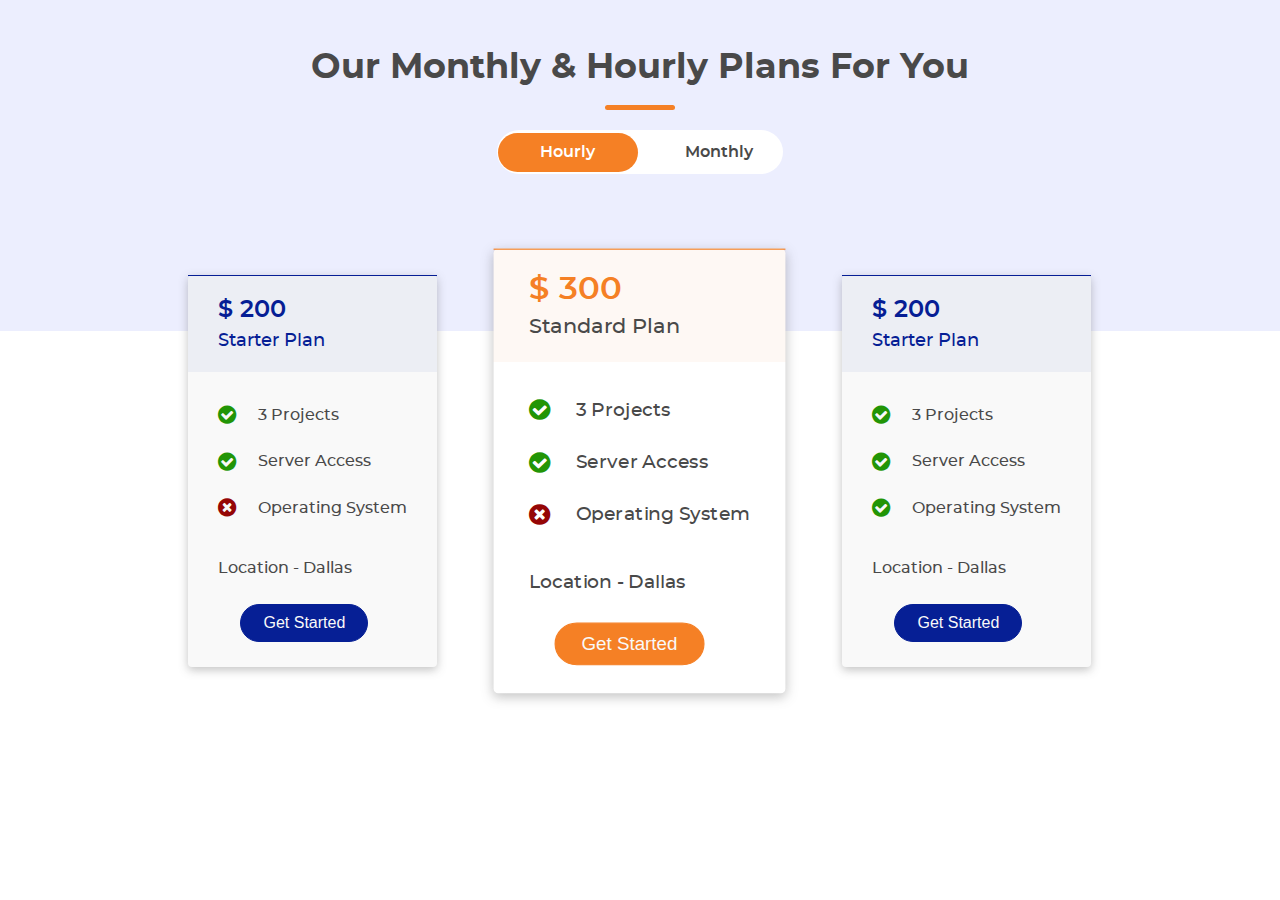
<file: html/plans.html>
<!DOCTYPE html>
<html lang="en">
<head>
    <meta charset="UTF-8">
    <meta http-equiv="X-UA-Compatible" content="IE=edge">
    <meta name="viewport" content="width=device-width, initial-scale=1.0">
    <meta name="viewport" content="width=device-width, initial-scale=1.0">
    <meta name="description" content="VMX Hosted Private Cloud">
    <meta name="keywords" content="VMX, hosting server, cloud">
    <title>VMX | Plans</title>
    <link rel="stylesheet" href="https://cdnjs.cloudflare.com/ajax/libs/font-awesome/4.7.0/css/font-awesome.min.css">

    <link rel="stylesheet" href="../css/style.css">
</head>
<body>
    <div class="plan">
        <div class="plan__blockone">
            <h2 class="plan__blockone_heading">Our Monthly & Hourly Plans For You</h2>
            <div class="plan__blockone_hrline"></div>
            <div class="toggle-btn">
                <div id="move"></div>
                <div class="toggle-btn__radio_btnone"><input type="radio" name="plan_btn" id="hourly_btn"><label for="hourly_btn" class="hourly_label">Hourly</label></div>
                <div class="toggle-btn__radio_btntwo"><input type="radio" name="plan_btn" id="monthly_btn"><label for="monthly_btn" class="monthly_label">Monthly</label></div>
            </div>
        </div>
        <div class="plan__blocktwo container">
            <div class="plan__blocktwo_content">
                <div class="starter-plan">
                    <div class="starter-plan__header">
                        <h3 class="starter-plan__header_heading">$ 200</h3>
                        <h4 class="starter-plan__header_subheading">Starter Plan</h4>
                    </div>
                    <ul class="starter-plan__list">
                        <li><i class="fa fa-check-circle fa-lg"></i> 3 Projects</li>
                        <li><i class="fa fa-check-circle fa-lg"></i> Server Access</li>
                        <li><i class="fa fa-times-circle fa-lg"></i> Operating System</li>
                    </ul>
                    <p class="starter-plan__location">Location - Dallas</p>
                    <button class="starter-plan__startbtn">Get Started</button>
                </div>
                <div class="starter-plan active_plan">
                    <div class="starter-plan__header">
                        <h3 class="starter-plan__header_heading">$ 300</h3>
                        <h4 class="starter-plan__header_subheading">Standard Plan</h4>
                    </div>
                    <ul class="starter-plan__list">
                        <li><i class="fa fa-check-circle fa-lg"></i> 3 Projects</li>
                        <li><i class="fa fa-check-circle fa-lg"></i> Server Access</li>
                        <li><i class="fa fa-times-circle fa-lg"></i> Operating System</li>
                    </ul>
                    <p class="starter-plan__location">Location - Dallas</p>
                    <button class="starter-plan__startbtn">Get Started</button>
                </div>
                <div class="starter-plan">
                    <div class="starter-plan__header">
                        <h3 class="starter-plan__header_heading">$ 200</h3>
                        <h4 class="starter-plan__header_subheading">Starter Plan</h4>
                    </div>
                    <ul class="starter-plan__list">
                        <li><i class="fa fa-check-circle fa-lg"></i> 3 Projects</li>
                        <li><i class="fa fa-check-circle fa-lg"></i> Server Access</li>
                        <li><i class="fa fa-check-circle fa-lg"></i> Operating System</li>
                    </ul>
                    <p class="starter-plan__location">Location - Dallas</p>
                    <button class="starter-plan__startbtn">Get Started</button>
                </div>
            </div>
            <!-- Monthly tab Content code start-->
            <div class="plan__blocktwo-content_monthly">
                <div class="starter-plan">
                    <div class="starter-plan__header">
                        <h3 class="starter-plan__header_heading">$ 100</h3>
                        <h4 class="starter-plan__header_subheading">Starter Plan</h4>
                    </div>
                    <ul class="starter-plan__list">
                        <li><i class="fa fa-check-circle fa-lg"></i> 3 Projects</li>
                        <li><i class="fa fa-times-circle fa-lg"></i> Server Access</li>
                    </ul>
                    <p class="starter-plan__location">Location - Dallas</p>
                    <button class="starter-plan__startbtn">Get Started</button>
                </div>
                <div class="starter-plan active_plan">
                    <div class="starter-plan__header">
                        <h3 class="starter-plan__header_heading">$ 200</h3>
                        <h4 class="starter-plan__header_subheading">Standard Plan</h4>
                    </div>
                    <ul class="starter-plan__list">
                        <li><i class="fa fa-check-circle fa-lg"></i> 3 Projects</li>
                        <li><i class="fa fa-check-circle fa-lg"></i> Server Access</li>
                    </ul>
                    <p class="starter-plan__location">Location - Dallas</p>
                    <button class="starter-plan__startbtn">Get Started</button>
                </div>
                <div class="starter-plan">
                    <div class="starter-plan__header">
                        <h3 class="starter-plan__header_heading">$ 100</h3>
                        <h4 class="starter-plan__header_subheading">Starter Plan</h4>
                    </div>
                    <ul class="starter-plan__list">
                        <li><i class="fa fa-check-circle fa-lg"></i> 3 Projects</li>
                        <li><i class="fa fa-times-circle fa-lg"></i> Server Access</li>
                    </ul>
                    <p class="starter-plan__location">Location - Dallas</p>
                    <button class="starter-plan__startbtn">Get Started</button>
                </div>
            </div> <!-- Monthly tab Content code end-->
        </div>
    </div>

    <!-- Jquery -->
    <script src="https://cdnjs.cloudflare.com/ajax/libs/jquery/3.5.1/jquery.min.js"></script>
    <!-- Custom Javascript -->
    <script src="../js/vmx_script.js"></script>
</body>
</html>
</file>
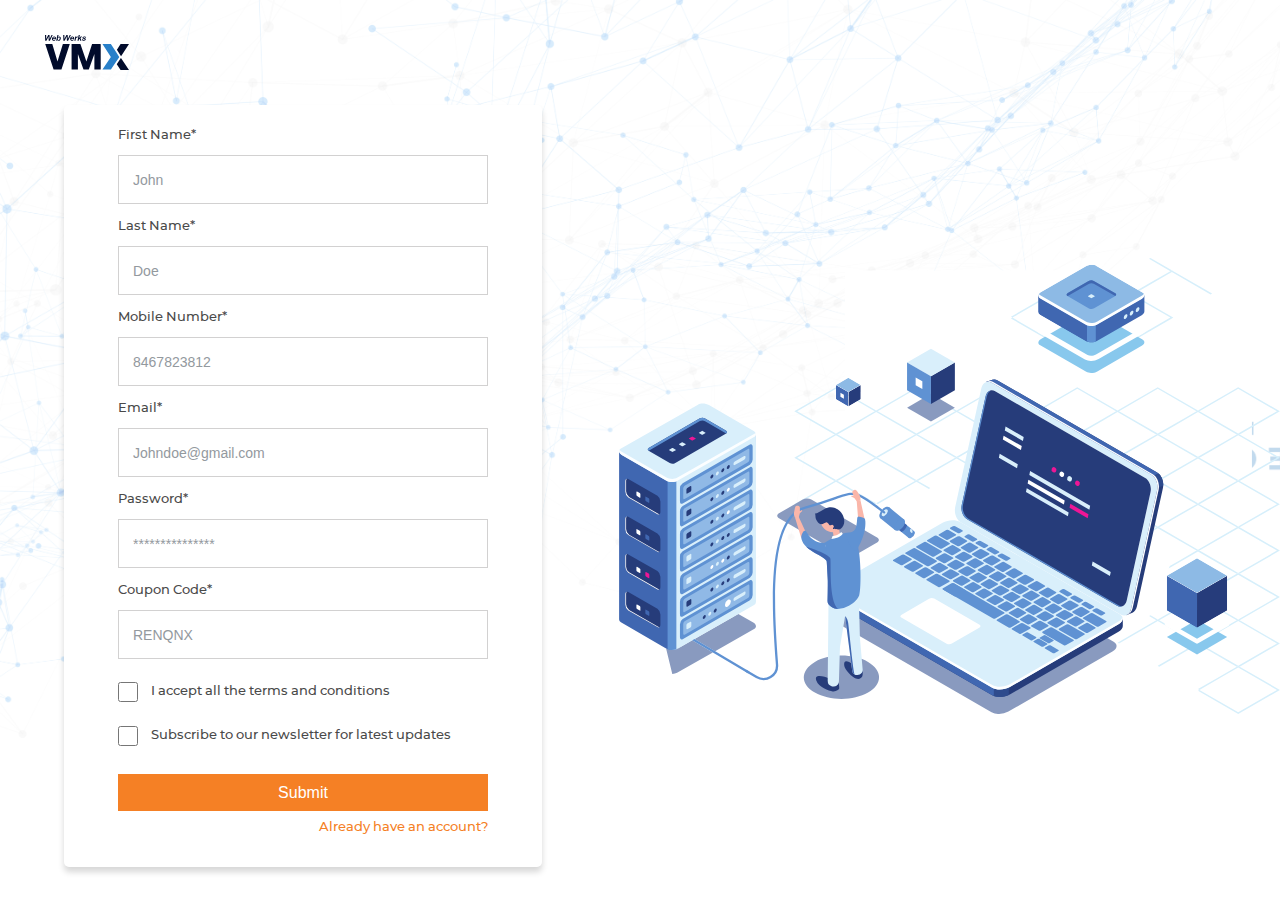
<file: html/register.html>
<!DOCTYPE html>
<html lang="en">
<head>
    <meta charset="UTF-8">
    <meta http-equiv="X-UA-Compatible" content="IE=edge">
    <meta name="viewport" content="width=device-width, initial-scale=1.0">
    <meta name="viewport" content="width=device-width, initial-scale=1.0">
    <meta name="description" content="VMX Hosted Private Cloud">
    <meta name="keywords" content="VMX, hosting server, cloud">
    <title>VMX | Register</title>
    <link rel="stylesheet" href="https://cdnjs.cloudflare.com/ajax/libs/font-awesome/4.7.0/css/font-awesome.min.css">
    
    <link rel="stylesheet" href="../css/style.css">
</head>
<body>
    <div class="register">
        <img src="../images/logo.svg" alt="logo" class="logo_img_resetpass">
        <div class="register__block">
            <div class="register__block-left">
                <form action="#" class="register__form">
                    <label for="name" class="register__form-label">First Name*</label>
                    <input type="text" class="register__form-field" name="first_name" id="user_fname" placeholder="John" required>
                    <label for="last_name" class="register__form-label">Last Name*</label>
                    <input type="text" class="register__form-field" name="last_name" id="user_lname" placeholder="Doe" required>
                    <label for="mobile_no" class="register__form-label">Mobile Number*</label>
                    <input type="number" class="register__form-field" name="mobile_no" id="user_mobileno" placeholder="8467823812" min="10" max="10" required>
                    <label for="email" class="register__form-label">Email*</label>
                    <input type="email" class="register__form-field" name="user_email" id="user_email" placeholder="Johndoe@gmail.com" required>
                    <label for="password" class="register__form-label">Password*</label>
                    <input type="password" class="register__form-field" name="user_password" id="user_password" placeholder="***************" required>
                    <label for="coupon_code" class="register__form-label">Coupon Code*</label>
                    <input type="text" class="register__form-field" name="coupon_code" id="coupon_code" placeholder="RENQNX" required>
                    <label for="term_condition" class="register__form-label--check"><input type="checkbox" class="register__form-checkbox">I accept all the terms and conditions</label>
                    <label for="subscribe" class="register__form-label--check"><input type="checkbox" class="register__form-checkbox">Subscribe to our newsletter for latest updates</label>
                    <button type="submit" class="register__form-submitbtn">Submit</button>
                    <div class="register__form-anchorblock">
                        <a href="#" class="register__form-anchorblock-text">Already have an account?</a>
                    </div>
                </form>
            </div>
            <div class="register__block-right"><img src="../images/register.svg" alt="register"></div>
        </div>  
    </div>
</body>
</html>
</file>
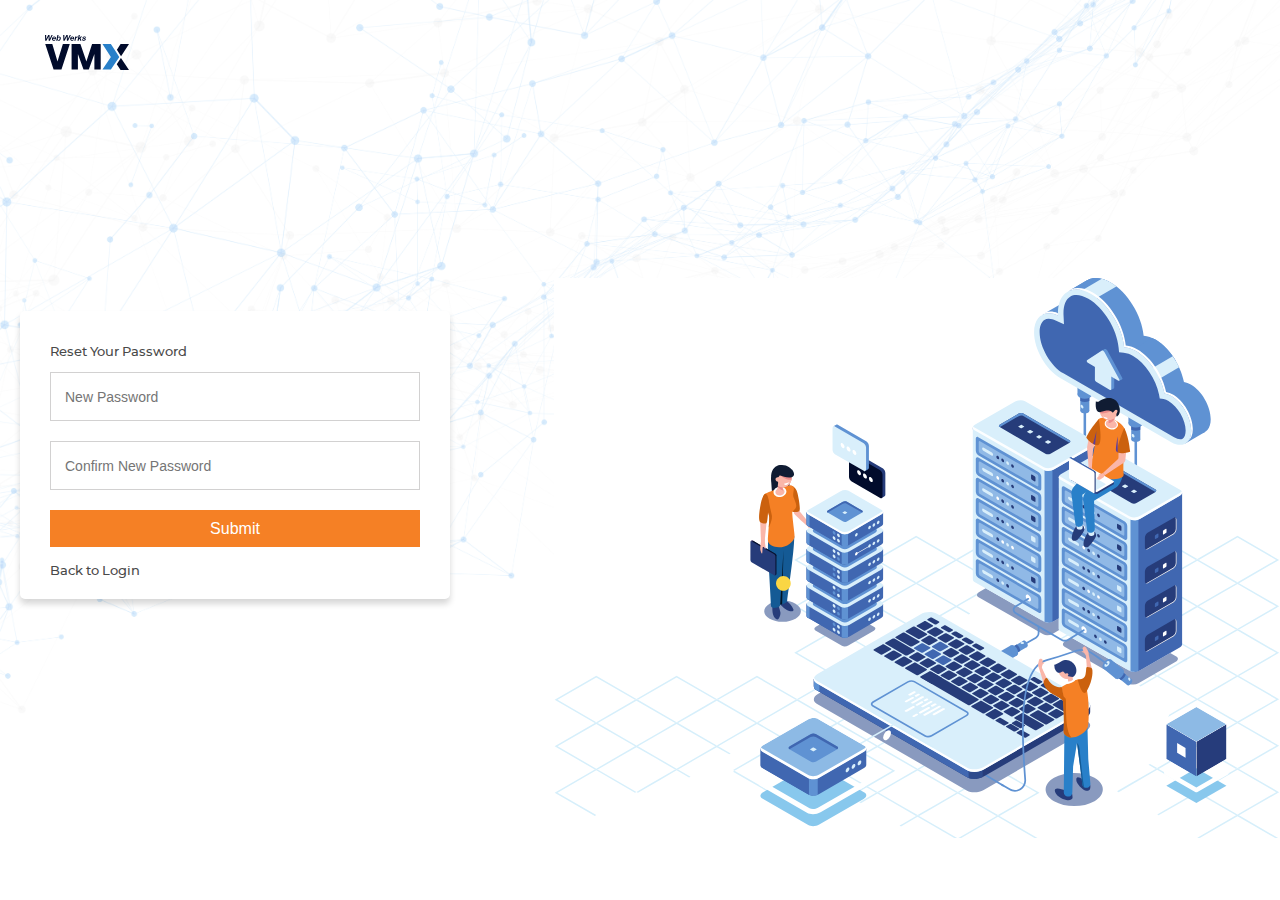
<file: html/resetpassword.html>
<!DOCTYPE html>
<html lang="en">
<head>
    <meta charset="UTF-8">
    <meta http-equiv="X-UA-Compatible" content="IE=edge">
    <meta name="viewport" content="width=device-width, initial-scale=1.0">
    <meta name="viewport" content="width=device-width, initial-scale=1.0">
    <meta name="description" content="VMX Hosted Private Cloud">
    <meta name="keywords" content="VMX, hosting server, cloud">
    <title>VMX | Reset Password</title>
    <link rel="stylesheet" href="https://cdnjs.cloudflare.com/ajax/libs/font-awesome/4.7.0/css/font-awesome.min.css">
    
    <link rel="stylesheet" href="../css/style.css">
</head>
<body>
    <div class="resetpass">
        <img src="../images/logo.svg" alt="logo" class="logo_img_resetpass">
        <div class="resetpass__block">
            <div class="resetpass__block-left">
                <form action="#" class="resetpass__form">
                    <label for="Password" class="resetpass__form-label">Reset Your Password</label>
                    <input type="password" class="resetpass__form-field" name="password" id="user_new-password" placeholder="New Password" required>
                    <input type="password" class="resetpass__form-field" name="password" id="user_con-password" placeholder="Confirm New Password" required>
                    <button type="submit" class="resetpass__form-submitbtn">Submit</button>
                    <div class="resetpass__form-anchorblock">
                        <a href="#" class="resetpass__form-anchorblock-text">Back to Login</a>
                    </div>
                </form>
            </div>
            <div class="resetpass__block-right"></div>
        </div>
    </div>
</body>
</html>
</file>
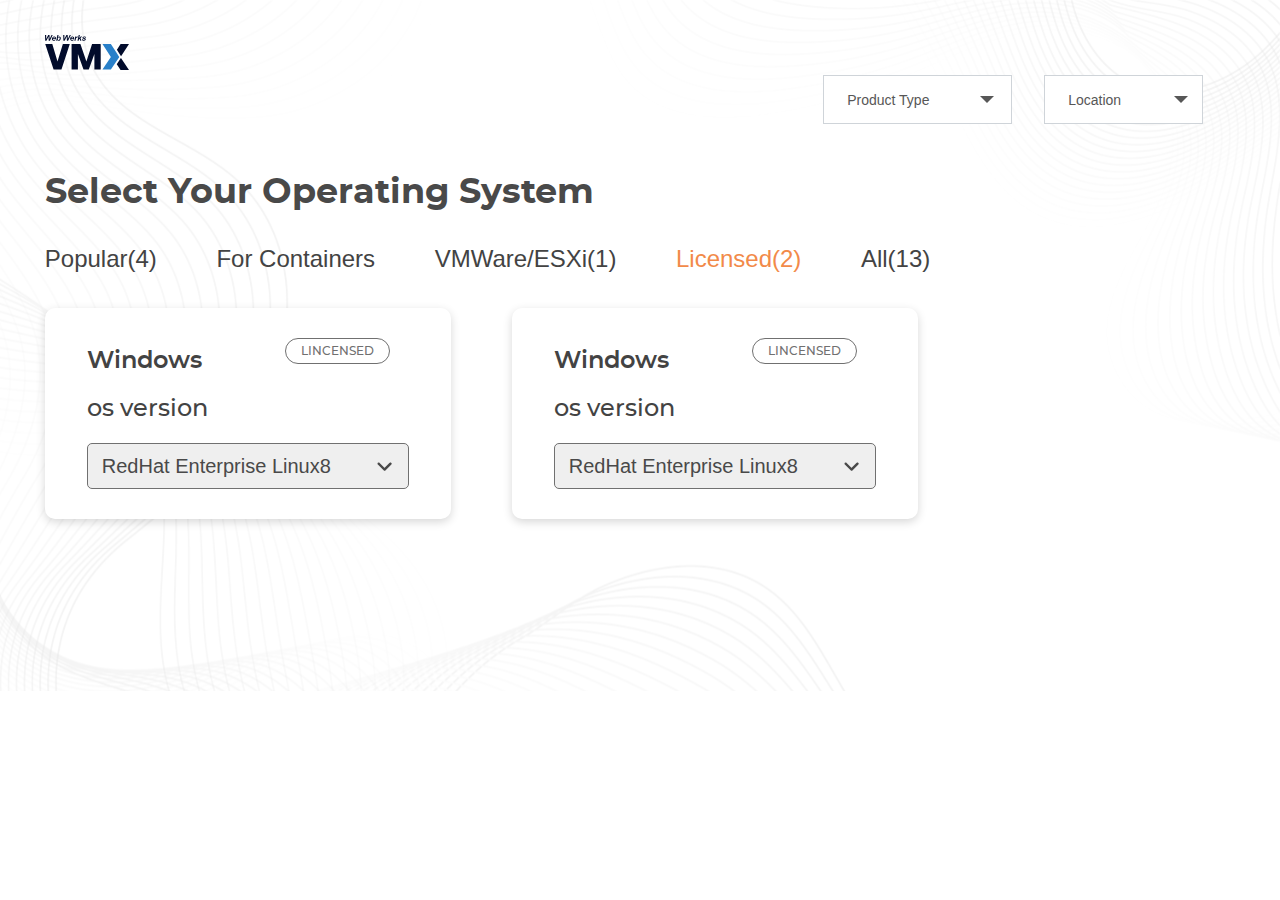
<file: html/selectos.html>
<!DOCTYPE html>
<html lang="en">
<head>
    <meta charset="UTF-8">
    <meta http-equiv="X-UA-Compatible" content="IE=edge">
    <meta name="viewport" content="width=device-width, initial-scale=1.0">
    <meta name="viewport" content="width=device-width, initial-scale=1.0">
    <meta name="description" content="VMX Hosted Private Cloud">
    <meta name="keywords" content="VMX, hosting server, cloud">
    <title>VMX | Select OS</title>
    <link rel="stylesheet" href="https://cdnjs.cloudflare.com/ajax/libs/font-awesome/4.7.0/css/font-awesome.min.css">

    <link rel="stylesheet" href="../css/style.css">
</head>
<body>
    <div class="selectos">
        <div class="selectos__block container">
            <img src="../images/logo.svg" alt="logo" class="logo_img">
            <div class="selectos__block-selectgroup">
                <select name="selectos__block-select" id="selectos__block-selectloc" class="selectos__block-select">
                    <option value="product">Product Type</option>
                    <option value="product">Product Type</option>
                    <option value="product">Product Type</option>
                </select>
                <select name="selectos__block-select" id="selectos__block-selectbilling" class="selectos__block-select">
                    <option value="Location">Location</option>
                    <option value="Location">Location</option>
                    <option value="Location">Location</option>
                </select>
            </div>
            <div class="selectos__content">
                <h2 class="selectos__content_heading">Select Your Operating System</h2>
                <ul class="selectos__content_filter-list">
                    <li><button class="selectos__content_filterbtn" onclick="selectos_btn()">Popular(4)</button></li>
                    <li><button class="selectos__content_filterbtn" onclick="selectos_btn()">For Containers</button></li>
                    <li><button class="selectos__content_filterbtn" onclick="selectos_btn()">VMWare/ESXi(1)</button></li>
                    <li><button class="selectos__content_filterbtn--all" id="active_btn2" onclick="selectos_btn_all()">Licensed(2)</button></li>
                    <li><button class="selectos__content_filterbtn" onclick="selectos_btn()">All(13)</button></li>
                </ul>
                <div class="selectos__content_version">
                    <div class="selectos__content_version-contentone">
                        <div class="selectos__content_version-pills">Lincensed</div>
                        <h3 class="selectos__content_version-contentone_heading">Windows</h3>
                        <h4 class="selectos__content_version-contentone_subheading">os version</h4>
                        <select name="osversion_contentone" id="osversion_contentone" class="selectos__content_version-selectversion">
                            <option value="redhatlinux8">RedHat Enterprise Linux8 </option>
                            <option value="redhatlinux8">RedHat Enterprise Linux8 </option>
                            <option value="redhatlinux8">RedHat Enterprise Linux8 </option>
                        </select>
                    </div>
                    <div class="selectos__content_version-contenttwo">
                        <div class="selectos__content_version-pills">Lincensed</div>
                        <h3 class="selectos__content_version-contenttwo_heading">Windows</h3>
                        <h4 class="selectos__content_version-contenttwo_subheading">os version</h4>
                        <select name="osversion_contenttwo" id="osversion_contenttwo" class="selectos__content_version-selectversion">
                            <option value="redhatlinux8">RedHat Enterprise Linux8 </option>
                            <option value="redhatlinux8">RedHat Enterprise Linux8 </option>
                            <option value="redhatlinux8">RedHat Enterprise Linux8 </option>
                        </select>
                    </div>
                </div>
            </div>
        </div>
    </div>

    <!-- Jquery -->
    <script src="https://cdnjs.cloudflare.com/ajax/libs/jquery/3.5.1/jquery.min.js"></script>
    <!-- Custom Javascript -->
    <script src="../js/vmx_script.js"></script>
</body>
</html>
</file>
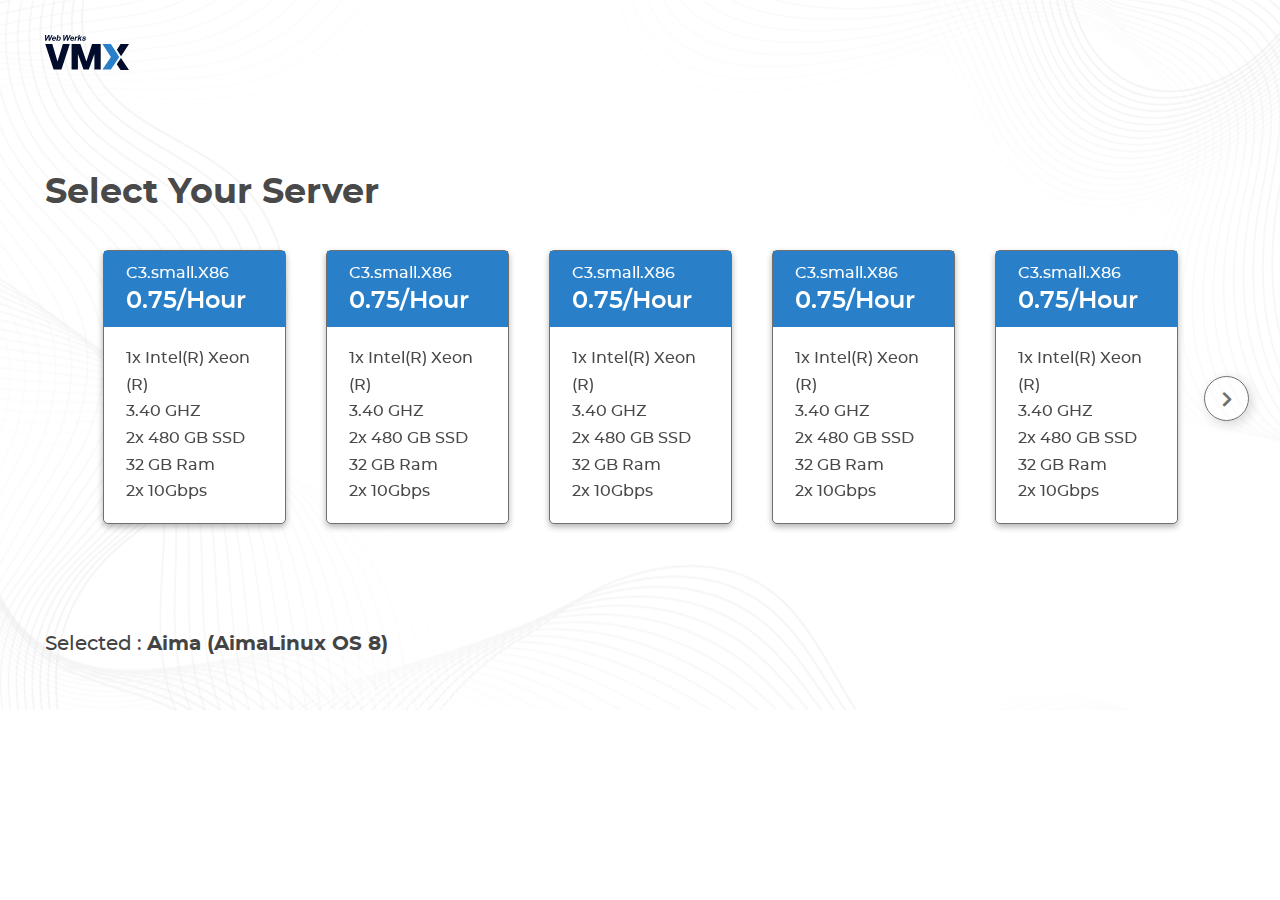
<file: html/server.html>
<!DOCTYPE html>
<html lang="en">
<head>
    <meta charset="UTF-8">
    <meta http-equiv="X-UA-Compatible" content="IE=edge">
    <meta name="viewport" content="width=device-width, initial-scale=1.0">
    <meta name="viewport" content="width=device-width, initial-scale=1.0">
    <meta name="description" content="VMX Hosted Private Cloud">
    <meta name="keywords" content="VMX, hosting server, cloud">
    <title>VMX | Server</title>
    <link rel="stylesheet" href="https://cdnjs.cloudflare.com/ajax/libs/font-awesome/4.7.0/css/font-awesome.min.css">
    <!-- Owl Carousel -->
    <link rel="stylesheet" href="https://cdnjs.cloudflare.com/ajax/libs/OwlCarousel2/2.3.4/assets/owl.carousel.min.css">
    <link rel="stylesheet" href="https://cdnjs.cloudflare.com/ajax/libs/OwlCarousel2/2.3.4/assets/owl.theme.default.min.css">

    <link rel="stylesheet" href="../css/style.css">
</head>
<body>
    <div class="server">
        <div class="server__block container">
            <img src="../images/logo.svg" alt="logo" class="logo_img">
            <div class="server__content">
                <h2 class="server__content_heading">Select Your Server</h2>
                <!-- carousle code start -->
                <div class="owl-carousel server__slider">
                    <div class="server__slide server__slide_active">
                        <div class="server__slider_content">
                            <div class="server__slider_header">
                                <h4 class="server__slider_heading">C3.small.X86</h4>
                                <p class="server__slider_subheading">0.75/Hour</p>
                            </div>
                            <ul class="server__slider_list">
                                <li>1x Intel(R) Xeon (R)</li>
                                <li>3.40 GHZ</li>
                                <li>2x 480 GB SSD</li>
                                <li>32 GB Ram</li>
                                <li>2x 10Gbps</li>
                            </ul>
                        </div>
                    </div>
                    <div class="server__slide">
                        <div class="server__slider_content">
                            <div class="server__slider_header">
                                <h4 class="server__slider_heading">C3.small.X86</h4>
                                <p class="server__slider_subheading">0.75/Hour</p>
                            </div>
                            <ul class="server__slider_list">
                                <li>1x Intel(R) Xeon (R)</li>
                                <li>3.40 GHZ</li>
                                <li>2x 480 GB SSD</li>
                                <li>32 GB Ram</li>
                                <li>2x 10Gbps</li>
                            </ul>
                        </div>
                    </div>
                    <div class="server__slide">
                        <div class="server__slider_content">
                            <div class="server__slider_header">
                                <h4 class="server__slider_heading">C3.small.X86</h4>
                                <p class="server__slider_subheading">0.75/Hour</p>
                            </div>
                            <ul class="server__slider_list">
                                <li>1x Intel(R) Xeon (R)</li>
                                <li>3.40 GHZ</li>
                                <li>2x 480 GB SSD</li>
                                <li>32 GB Ram</li>
                                <li>2x 10Gbps</li>
                            </ul>
                        </div>
                    </div>
                    <div class="server__slide">
                        <div class="server__slider_content">
                            <div class="server__slider_header">
                                <h4 class="server__slider_heading">C3.small.X86</h4>
                                <p class="server__slider_subheading">0.75/Hour</p>
                            </div>
                            <ul class="server__slider_list">
                                <li>1x Intel(R) Xeon (R)</li>
                                <li>3.40 GHZ</li>
                                <li>2x 480 GB SSD</li>
                                <li>32 GB Ram</li>
                                <li>2x 10Gbps</li>
                            </ul>
                        </div>
                    </div>
                    <div class="server__slide">
                        <div class="server__slider_content">
                            <div class="server__slider_header">
                                <h4 class="server__slider_heading">C3.small.X86</h4>
                                <p class="server__slider_subheading">0.75/Hour</p>
                            </div>
                            <ul class="server__slider_list">
                                <li>1x Intel(R) Xeon (R)</li>
                                <li>3.40 GHZ</li>
                                <li>2x 480 GB SSD</li>
                                <li>32 GB Ram</li>
                                <li>2x 10Gbps</li>
                            </ul>
                        </div>
                    </div>
                    <div class="server__slide">
                        <div class="server__slider_content">
                            <div class="server__slider_header">
                                <h4 class="server__slider_heading">C3.small.X86</h4>
                                <p class="server__slider_subheading">0.75/Hour</p>
                            </div>
                            <ul class="server__slider_list">
                                <li>1x Intel(R) Xeon (R)</li>
                                <li>3.40 GHZ</li>
                                <li>2x 480 GB SSD</li>
                                <li>32 GB Ram</li>
                                <li>2x 10Gbps</li>
                            </ul>
                        </div>
                    </div>
                    <div class="server__slide">
                        <div class="server__slider_content">
                            <div class="server__slider_header">
                                <h4 class="server__slider_heading">C3.small.X86</h4>
                                <p class="server__slider_subheading">0.75/Hour</p>
                            </div>
                            <ul class="server__slider_list">
                                <li>1x Intel(R) Xeon (R)</li>
                                <li>3.40 GHZ</li>
                                <li>2x 480 GB SSD</li>
                                <li>32 GB Ram</li>
                                <li>2x 10Gbps</li>
                            </ul>
                        </div>
                    </div>
                    <div class="server__slide">
                        <div class="server__slider_content">
                            <div class="server__slider_header">
                                <h4 class="server__slider_heading">C3.small.X86</h4>
                                <p class="server__slider_subheading">0.75/Hour</p>
                            </div>
                            <ul class="server__slider_list">
                                <li>1x Intel(R) Xeon (R)</li>
                                <li>3.40 GHZ</li>
                                <li>2x 480 GB SSD</li>
                                <li>32 GB Ram</li>
                                <li>2x 10Gbps</li>
                            </ul>
                        </div>
                    </div>
                </div> <!-- carousel code end -->
            </div>
            <p class="server__content_selectedserver">Selected : <span>Aima (AimaLinux OS 8)</span></p>
            <!-- nav arrow -->
            <div class="server__slider_nextarrow">
                <span class="fa fa-angle-right"></span>
            </div>
            <div class="server__slider_prevarrow">
                <span class="fa fa-angle-left"></span>
            </div>
        </div>
    </div>

    <!-- Jquery -->
    <script src="https://cdnjs.cloudflare.com/ajax/libs/jquery/3.5.1/jquery.min.js"></script>
    <!-- Owl Carousel -->
    <script src="https://cdnjs.cloudflare.com/ajax/libs/OwlCarousel2/2.3.4/owl.carousel.min.js"></script>
    <!-- Custom Javascript -->
    <script src="../js/vmx_script.js"></script>
</body>
</html>
</file>
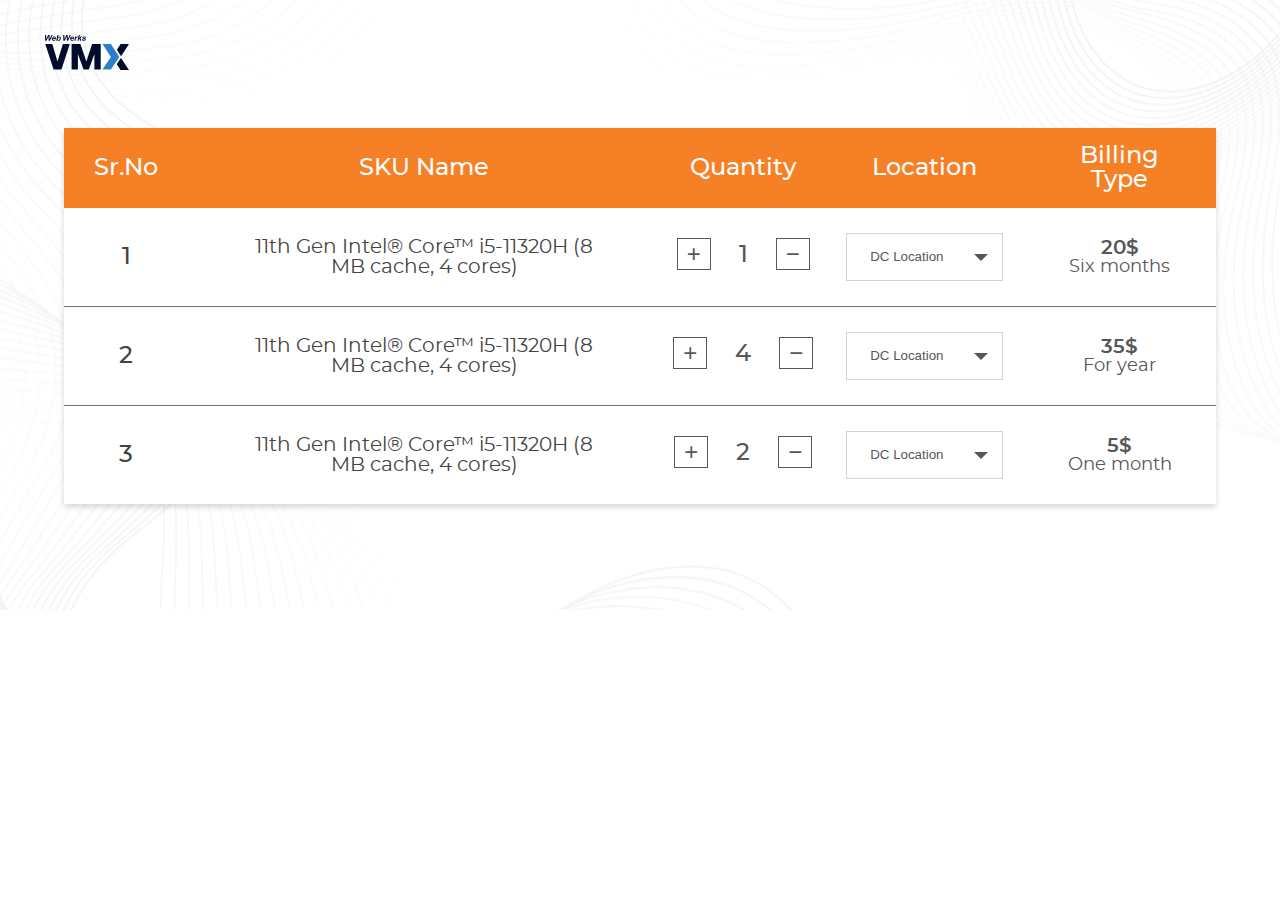
<file: html/server_cart.html>
<!DOCTYPE html>
<html lang="en">
<head>
    <meta charset="UTF-8">
    <meta http-equiv="X-UA-Compatible" content="IE=edge">
    <meta name="viewport" content="width=device-width, initial-scale=1.0">
    <meta name="viewport" content="width=device-width, initial-scale=1.0">
    <meta name="description" content="VMX Hosted Private Cloud">
    <meta name="keywords" content="VMX, hosting server, cloud">
    <title>VMX | Server 2</title>
    <link rel="stylesheet" href="https://cdnjs.cloudflare.com/ajax/libs/font-awesome/4.7.0/css/font-awesome.min.css">
    
    <link rel="stylesheet" href="../css/style.css">
</head>
<body>
    <div class="server-cart">
        <img src="../images/logo.svg" alt="logo" class="logo_img_resetpass">
        <div class="server-cart__billing-table">
            <table>
                <thead>
                    <tr>
                        <th>Sr.No</th>
                        <th>SKU Name</th>
                        <th>Quantity</th>
                        <th>Location</th>
                        <th>Billing Type</th>
                    </tr>
                </thead>
                <tbody>
                    <tr>
                        <td class="sr_num">1</td>
                        <td>
                            <div class="server_name">11th Gen Intel&#174; Core&#8482; i5-11320H (8 MB cache, 4 cores)</div>
                        </td>
                        <td>
                            <button class="ql-btn">&plus;</button>
                            <span class="ql-btn--span">1</span>
                            <button class="ql-btn">&minus;</button>
                        </td>
                        <td>
                            <select name="location" id="billing-table__selectloc" class="billing-table__select">
                                <option value="location">DC Location</option>
                                <option value="location">DC Location</option>
                                <option value="location">DC Location</option>
                            </select>
                        </td>
                        <td>
                            <div class="billing-type">20$ <span>Six months</span></div>
                        </td>
                    </tr>
                    <tr>
                        <td class="sr_num">2</td>
                        <td>
                            <div class="server_name">11th Gen Intel&#174; Core&#8482; i5-11320H (8 MB cache, 4 cores)</div>
                        </td>
                        <td>
                            <button class="ql-btn">&plus;</button>
                            <span class="ql-btn--span">4</span>
                            <button class="ql-btn">&minus;</button>
                        </td>
                        <td>
                            <select name="location" id="billing-table__selectloc" class="billing-table__select">
                                <option value="location">DC Location</option>
                                <option value="location">DC Location</option>
                                <option value="location">DC Location</option>
                            </select>
                        </td>
                        <td>
                            <div class="billing-type">35$ <span>For year</span></div>
                        </td>
                    </tr>
                    <tr>
                        <td class="sr_num">3</td>
                        <td>
                            <div class="server_name">11th Gen Intel&#174; Core&#8482; i5-11320H (8 MB cache, 4 cores)</div>
                        </td>
                        <td>
                            <button class="ql-btn">&plus;</button>
                            <span class="ql-btn--span">2</span>
                            <button class="ql-btn">&minus;</button>
                        </td>
                        <td>
                            <select name="location" id="billing-table__selectloc" class="billing-table__select">
                                <option value="location">DC Location</option>
                                <option value="location">DC Location</option>
                                <option value="location">DC Location</option>
                            </select>
                        </td>
                        <td>
                            <div class="billing-type">5$ <span>One month</span></div>
                        </td>
                    </tr>
                </tbody>
            </table>
        </div>
    </div>
</body>
</html>
</file>
<file: css/style.css>
*, *::before, *::after {
  margin: 0;
  padding: 0;
  box-sizing: border-box;
}

body {
  margin: 0;
  padding: 0;
  box-sizing: border-box;
  overflow-x: hidden;
}

.container {
  width: 93%;
  margin: 0 auto;
}
@media (min-width: 1367px) {
  .container {
    max-width: 1366px;
    margin: 0 auto;
    width: auto;
  }
}

.logo_img {
  height: 34.5px;
  width: 83.85px;
  margin: 35px 0px 0px;
}

.logo_img_resetpass {
  height: 34.5px;
  width: 83.85px;
  margin: 35px 3.5% 0px;
}

span.fa.fa-angle-right {
  margin: 0px 0px 2px 1px;
  font-weight: bold;
}

span.fa.fa-angle-left {
  margin: 0px 3px 2px 0px;
  font-weight: bold;
}

@font-face {
  font-family: montserrat-regular;
  src: url("../fonts/Montserrat-Regular.ttf");
}
@font-face {
  font-family: montserrat-medium;
  src: url("../fonts/Montserrat-Medium.ttf");
}
@font-face {
  font-family: montserrat-bold;
  src: url("../fonts/Montserrat-Bold.ttf");
}
@font-face {
  font-family: montserrat-semibold;
  src: url("../fonts/Montserrat-SemiBold.ttf");
}
@font-face {
  font-family: "montserrat";
  src: url("../fonts/montserrat-regular-webfont.woff2") format("woff2"), url("../fonts/montserrat-regular-webfont.woff") format("woff");
  font-weight: 400;
  font-style: normal;
}
@font-face {
  font-family: "montserrat";
  src: url("../fonts/montserrat-medium-webfont.woff2") format("woff2"), url("../fonts/montserrat-medium-webfont.woff") format("woff");
  font-weight: 500;
  font-style: normal;
}
@font-face {
  font-family: "montserrat";
  src: url("../fonts/montserrat-semibold-webfont.woff2") format("woff2"), url("../fonts/montserrat-semibold-webfont.woff") format("woff");
  font-weight: 600;
  font-style: normal;
}
@font-face {
  font-family: "montserrat";
  src: url("../fonts/montserrat-bold-webfont.woff2") format("woff2"), url("../fonts/montserrat-bold-webfont.woff") format("woff");
  font-weight: 700;
  font-style: normal;
}
.contact {
  background-image: url("../images/register_bg.svg");
  background-repeat: no-repeat;
  background-size: cover;
  width: 100%;
  font-family: "montserrat";
}
@media (max-width: 991px) {
  .contact {
    height: auto;
  }
}
.contact__block {
  display: flex;
  flex-wrap: nowrap;
  height: 100%;
  justify-content: space-around;
}
@media (max-width: 991px) {
  .contact__block {
    flex-wrap: wrap;
  }
}
.contact__block-right {
  align-self: flex-end;
  background-color: white;
  height: 560px;
  width: 726px;
  margin-top: 205.8px;
}
@media (max-width: 991px) {
  .contact__block-right {
    background-color: transparent;
    margin-top: 45px;
    width: 100%;
    height: auto;
  }
}
.contact__block-left {
  height: 260px;
  width: 477px;
  background-color: #FFFFFF;
  box-shadow: 0px 5px 5px #707070;
  display: flex;
  align-items: center;
  justify-content: center;
  align-self: center;
}
@media (max-width: 1365px) {
  .contact__block-left {
    padding: 0 20px;
    margin: 20px;
  }
}
@media (max-width: 991px) {
  .contact__block-left {
    margin-top: 184px;
    width: 75%;
    height: auto;
    padding: 30px;
  }
}
.contact .contact__form {
  display: flex;
  flex-direction: column;
  width: 370px;
}
@media (max-width: 991px) {
  .contact .contact__form {
    width: 100%;
  }
}
.contact .contact__form-label {
  font-size: 13px;
  margin-bottom: 13px;
  font-weight: 500;
  color: #494949;
}
.contact .contact__form-field {
  padding: 16px 14px 15px 14px;
  font-size: 14px;
  border: 1px solid rgba(88, 84, 84, 0.2705882353);
  font-weight: 500;
}
@media (max-width: 375px) {
  .contact .contact__form-field {
    padding: 16px 6px 15px 8px;
  }
}
.contact .contact__form-field:focus {
  outline: none;
  border: 1px solid #707070;
}
.contact .contact__form-submitbtn {
  margin-top: 19px;
  height: 37px;
  color: #FFFFFF;
  font-size: 16px;
  border: none;
  cursor: pointer;
  font-weight: 500;
  background-color: #F58025;
}
.contact .contact__form-submitbtn:hover {
  border: 1px solid #F58025;
  color: #F58025;
  background-color: transparent;
}
.contact .contact__form-anchorblock {
  margin-top: 18px;
  display: flex;
  justify-content: space-between;
}
.contact .contact__form-anchorblock-text {
  text-decoration: none;
  font-size: 13px;
  text-transform: capitalize;
  font-weight: 500;
  color: #494949;
}

.country {
  width: 100%;
  background-color: #FAFBFF;
  font-family: "montserrat";
}
.country__block {
  position: relative;
  height: 100%;
  border: 1px solid transparent;
}
.country__block .country-slider-nextarrow, .country__block .country-slider-prevarrow {
  width: 45px;
  height: 45px;
  border-radius: 25px;
  border: 1px solid #707070;
  color: #707070;
  display: flex;
  justify-content: center;
  align-items: center;
  font-size: 24px;
  position: absolute;
  cursor: pointer;
  box-shadow: 3px 3px 12px rgba(0, 0, 0, 0.16);
}
.country__block .country-slider-nextarrow {
  top: 48%;
  right: 8%;
}
@media (max-width: 991px) {
  .country__block .country-slider-nextarrow {
    right: 4%;
  }
}
@media (max-width: 767px) {
  .country__block .country-slider-nextarrow {
    top: 51%;
  }
}
@media (max-width: 525px) {
  .country__block .country-slider-nextarrow {
    right: 1%;
  }
}
@media (max-width: 476px) {
  .country__block .country-slider-nextarrow {
    right: 5%;
  }
}
.country__block .country-slider-prevarrow {
  top: 48%;
  left: 8%;
}
@media (max-width: 991px) {
  .country__block .country-slider-prevarrow {
    left: 4%;
  }
}
@media (max-width: 767px) {
  .country__block .country-slider-prevarrow {
    top: 51%;
  }
}
@media (max-width: 525px) {
  .country__block .country-slider-prevarrow {
    left: 1%;
  }
}
@media (max-width: 476px) {
  .country__block .country-slider-prevarrow {
    left: 5%;
  }
}
.country__block .prev.owl.carousel.disabled {
  display: none;
}
.country__sliderwrappper {
  width: 75%;
  margin: 0px auto 100px auto;
  background-image: url("../images/imgpsh_fullsize_anim-2.svg");
  background-repeat: no-repeat;
  background-size: cover;
  border: 1px solid transparent;
}
@media (max-width: 767px) {
  .country__sliderwrappper {
    margin-bottom: 50px;
  }
}
.country__sliderwrappper-heading {
  font-size: 22px;
  font-weight: 100;
  margin-top: 85px;
  font-weight: 500;
  color: #494949;
}
@media (max-width: 767px) {
  .country__sliderwrappper-heading {
    font-size: 20px; /* 22 to 20 */
  }
}
.country .owl-carousel.country__slider {
  padding-bottom: 100px;
}
.country .owl-carousel.country__slider .owl-item img {
  width: -webkit-fit-content;
  width: -moz-fit-content;
  width: fit-content;
}
.country .slide {
  width: 100%;
  height: -webkit-fit-content;
  height: -moz-fit-content;
  height: fit-content;
  position: relative;
}
.country .slide::before {
  content: "";
  position: absolute;
  top: 0;
  left: 0;
  width: 100%;
  height: -webkit-fit-content;
  height: -moz-fit-content;
  height: fit-content;
}
.country .slider-content {
  display: flex;
  justify-content: space-evenly;
  margin-top: 40px;
  padding-bottom: 20px;
}
.country .slider-content__group {
  width: -webkit-fit-content;
  width: -moz-fit-content;
  width: fit-content;
  height: -webkit-fit-content;
  height: -moz-fit-content;
  height: fit-content;
  display: flex;
  flex-direction: column;
  justify-content: space-between;
}
.country .slider-content__group .groupone-content, .country .slider-content__group .grouptwo-content {
  width: 145px;
  height: 136px;
  border-radius: 5px;
  position: relative;
  text-decoration: none;
  background-color: #FFFFFF;
  box-shadow: 0px 12px 12px rgba(0, 0, 0, 0.16);
}
.country .slider-content__group .groupone-content {
  align-self: flex-start;
  position: relative;
}
.country .slider-content__group .groupone-content:hover .overlay {
  bottom: 0;
  height: 100%;
}
.country .slider-content__group .groupone-content__para {
  font-size: 14px;
  color: #040503;
  text-align: center;
  font-weight: 500;
}
.country .slider-content__group .grouptwo-content {
  align-self: flex-end;
  margin-top: 50px;
  position: relative;
}
.country .slider-content__group .grouptwo-content__para {
  font-size: 14px;
  color: #040503;
  text-align: center;
  font-weight: 500;
}
.country .slider-content__group .grouptwo-content:hover .overlay {
  bottom: 0;
  height: 100%;
}
.country .slider-content__group .flagimg {
  margin: 9px 11px;
}
.country .slider-content__group .flagimg-netherland {
  width: 60px;
  height: 60px;
  margin: 20px auto 24px;
}
.country .slider-content__group .overlay__backimg {
  margin: 10px auto;
}
.country .slider-content__group .sf-flag {
  margin: 35px auto 22px auto;
}
.country .slider-content__group .brazil_img {
  margin: 25px auto 12px auto;
}
.country .slider-content__group .overlay {
  position: absolute;
  bottom: 100%;
  left: 0;
  right: 0;
  overflow: hidden;
  width: 100%;
  height: 0;
  transition: 0.5s ease;
}
.country .slider-content__group .overlay__wrapper {
  position: relative;
  margin-top: -10px;
}
.country .slider-content__group .overlay__box {
  position: absolute;
  bottom: 0;
  display: flex;
  align-content: center;
  height: 39px;
  width: 100%;
  background-color: rgba(0, 0, 0, 0.75);
  border-bottom-left-radius: 5px;
  border-bottom-right-radius: 5px;
}
.country .slider-content__group .overlay__box-para {
  color: #FFFFFF;
  align-self: center;
  padding-right: 5px;
  font-size: 14px;
  font-weight: 500;
}

.os {
  width: 100%;
  background-image: url("../images/os_bg.svg");
  background-repeat: no-repeat;
  background-size: cover;
  font-family: "montserrat";
}
.os__block {
  position: relative;
  height: 100%;
}
.os__block-selectloc {
  position: absolute;
  top: 64px;
  right: 5%;
  border: 1px solid #CFD4D9;
  font-size: 14px;
  padding: 16px 114px 15px 24px;
  background-color: #FFFFFF;
  color: #575757;
  font-weight: 500;
  background-image: url(../images/android-arrow-dropdown.svg);
  background-position: 90%;
  background-repeat: no-repeat;
  -webkit-appearance: none;
  -moz-appearance: none;
  appearance: none;
}
@media (max-width: 640px) {
  .os__block-selectloc {
    padding: 14px 50px 13px 18px;
  }
}
@media (max-width: 767px) {
  .os__block-selectloc {
    font-size: 12px;
  }
}
.os__block .os__slider_nextarrow, .os__block .os__slider_prevarrow {
  width: 45px;
  height: 45px;
  border-radius: 25px;
  border: 1px solid #707070;
  color: #707070;
  display: flex;
  justify-content: center;
  align-items: center;
  font-size: 24px;
  position: absolute;
  cursor: pointer;
  box-shadow: 3px 3px 12px rgba(0, 0, 0, 0.16);
}
.os__block .os__slider_nextarrow {
  top: 52%;
  right: 0%;
}
@media (max-width: 950px) {
  .os__block .os__slider_nextarrow {
    top: 55%;
  }
}
@media (max-width: 767px) {
  .os__block .os__slider_nextarrow {
    right: -10px;
  }
}
@media (max-width: 575px) {
  .os__block .os__slider_nextarrow {
    top: 60%;
  }
}
@media (max-width: 525px) {
  .os__block .os__slider_nextarrow {
    right: 0%;
    top: 62%;
  }
}
@media (max-width: 476px) {
  .os__block .os__slider_nextarrow {
    top: 64%;
  }
}
.os__block .os__slider_prevarrow {
  top: 52%;
  left: 0%;
}
@media (max-width: 950px) {
  .os__block .os__slider_prevarrow {
    top: 55%;
  }
}
@media (max-width: 767px) {
  .os__block .os__slider_prevarrow {
    left: -10px;
  }
}
@media (max-width: 575px) {
  .os__block .os__slider_prevarrow {
    top: 60%;
  }
}
@media (max-width: 525px) {
  .os__block .os__slider_prevarrow {
    display: flex;
    left: 0%;
    top: 62%;
  }
}
@media (max-width: 476px) {
  .os__block .os__slider_prevarrow {
    top: 64%;
  }
}
.os__content {
  padding: 66px 0px;
}
.os__content_heading {
  font-size: 35px;
  font-weight: 700;
  color: #494949;
}
@media (max-width: 767px) {
  .os__content_heading {
    font-size: 30px;
  }
}
.os__content_filter-list {
  display: flex;
  flex-wrap: wrap;
  list-style-type: none;
  margin-top: 35px;
  gap: 5%;
}
.os__content_filterbtn {
  font-size: 24px;
  color: #434343;
  background-color: transparent;
  border: none;
  cursor: pointer;
  font-weight: 500;
}
.os__content_filterbtn:hover {
  color: #F28A49;
}
@media (max-width: 1280px) {
  .os__content_filterbtn {
    margin-right: 0px;
  }
}
@media (max-width: 1031px) {
  .os__content_filterbtn {
    margin-top: 10px;
  }
}
@media (max-width: 767px) {
  .os__content_filterbtn {
    font-size: 22px;
  }
}
.os__content_filterbtn--all {
  font-size: 24px;
  background-color: transparent;
  border: none;
  color: #F28A49;
  cursor: pointer;
  font-weight: 500;
}
@media (max-width: 1280px) {
  .os__content_filterbtn--all {
    margin-right: 0px;
  }
}
@media (max-width: 1031px) {
  .os__content_filterbtn--all {
    margin-top: 10px;
  }
}
@media (max-width: 767px) {
  .os__content_filterbtn--all {
    font-size: 22px;
  }
}
.os__content .owl-carousel.os__slider {
  width: 92%;
  height: -webkit-fit-content;
  height: -moz-fit-content;
  height: fit-content;
  margin: 40.3px auto 0px;
}
@media (max-width: 525px) {
  .os__content .owl-carousel.os__slider {
    width: 60%;
    margin: 40.3px auto 0px auto;
  }
}
@media (max-width: 375px) {
  .os__content .owl-carousel.os__slider {
    width: 67%;
  }
}
.os__content .owl-carousel.os__slider .owl-item img {
  width: -webkit-fit-content;
  width: -moz-fit-content;
  width: fit-content;
}
.os__content .os__sliderwrapper {
  width: -webkit-fit-content;
  width: -moz-fit-content;
  width: fit-content;
  height: 100%;
  position: relative;
  padding-bottom: 8px;
  margin: auto;
}
@media (max-width: 1024px) {
  .os__content .os__sliderwrapper {
    width: 80%;
  }
}
@media (max-width: 575px) {
  .os__content .os__sliderwrapper {
    width: 60%;
  }
}
@media (max-width: 525px) {
  .os__content .os__sliderwrapper {
    width: 90%;
  }
}
@media (max-width: 425px) {
  .os__content .os__sliderwrapper {
    width: 96%;
  }
}
.os__content .os__sliderwrapper::before {
  content: "";
  position: absolute;
  top: 0;
  left: 0;
  width: 100%;
  height: -webkit-fit-content;
  height: -moz-fit-content;
  height: fit-content;
}
.os__content .os__slider_content {
  background-color: #FFFFFF;
  border-radius: 10px;
  width: -webkit-fit-content;
  width: -moz-fit-content;
  width: fit-content;
  height: 267px;
  display: flex;
  flex-direction: column;
  box-shadow: 0px 5px 5px grey;
  cursor: pointer;
}
.os__content .os__slider_content:hover {
  color: #FFFFFF;
  background-color: #F28A49;
}
.os__content .os__slider_content:hover .os__slider_hrline {
  background-color: #FFFFFF;
}
.os__content .os__slider_content:hover #aima_img {
  filter: invert(1);
}
@media (max-width: 1024px) {
  .os__content .os__slider_content {
    width: 100%;
  }
}
.os__content .os__slider_logoimg {
  margin: 56px auto 0px auto;
}
.os__content #aima_img {
  width: 142px;
}
.os__content .os__slider_logoimg--ipxe {
  margin: 63.5px auto 0px auto;
}
.os__content .os__slider_description {
  margin: auto 36px 22.9px;
}
@media (max-width: 991px) {
  .os__content .os__slider_description {
    margin: auto 20px 22.9px;
  }
}
.os__content .os__slider_heading {
  font-size: 20px;
  text-align: center;
  margin-bottom: 9px;
  font-weight: 600;
}
@media (max-width: 767px) {
  .os__content .os__slider_heading {
    font-size: 18px;
  }
}
.os__content .os__slider_hrline {
  width: 121.54px;
  background-color: #F28A49;
  color: #F28A49;
  height: 3px;
  margin: 0 auto;
  border-color: #F28A49;
  border-radius: 5px;
}
.os__content .os__slider_versionpara {
  font-size: 12px;
  text-align: center;
  margin-top: 9px;
  font-weight: 500;
}
.os__content .os__slider_ospara {
  text-align: center;
  margin: 2px 0px;
  font-weight: 600;
  font-size: 14px;
}
.os__content .owl-dots {
  margin-top: 63px;
  text-align: center;
}
@media (max-width: 767px) {
  .os__content .owl-dots {
    margin-top: 25px;
  }
}
.os__content .owl-dots button.owl-dot {
  padding: 10px !important;
  font: inherit;
  background-color: #E6E6E6;
  border-radius: 10px;
  margin-right: 17px;
}
@media (max-width: 767px) {
  .os__content .owl-dots button.owl-dot {
    padding: 7px !important;
  }
}
.os__content .owl-dots button.owl-dot.active {
  background-color: #F28A49;
}
.os__content .owl-dots span {
  width: 20px !important;
  height: 20px !important;
}
.os__content .owl-dots button {
  border: none !important;
  outline: none !important;
}
.os__content .owl-nav button {
  border: none !important;
  outline: none !important;
}
.os__content .os__content_selectedos {
  font-size: 20px;
  color: #444444;
  padding: 33.1px 0px 0px;
  font-weight: 500;
}
@media (max-width: 767px) {
  .os__content .os__content_selectedos {
    font-size: 18px; /* 20 to 18 */
  }
}
.os__content .os__content_selectedos span {
  font-weight: bold;
}

.selectos {
  width: 100%;
  background-image: url("../images/server_bg.svg");
  background-repeat: no-repeat;
  background-size: cover;
  padding-bottom: 172px;
  font-family: "montserrat";
}
@media (max-width: 991px) {
  .selectos {
    padding-bottom: 100px;
  }
}
.selectos__block {
  height: 100%;
  position: relative;
}
.selectos__block-selectgroup {
  position: absolute;
  right: 0%;
  top: 75px;
  display: flex;
}
@media (max-width: 575px) {
  .selectos__block-selectgroup {
    flex-direction: column;
    top: 65px;
  }
}
.selectos__block-select {
  border: 1px solid #CFD4D9;
  font-size: 14px;
  margin-right: 32px;
  padding: 16px 81px 15px 23px;
  background-color: #FFFFFF;
  color: #575757;
  font-weight: 500;
  background-image: url(../images/android-arrow-dropdown.svg);
  background-position: 90%;
  background-repeat: no-repeat;
  -webkit-appearance: none;
  -moz-appearance: none;
  appearance: none;
}
@media (max-width: 640px) {
  .selectos__block-select {
    padding: 14px 50px 13px 18px;
  }
}
@media (max-width: 767px) {
  .selectos__block-select {
    font-size: 12px;
  }
}
@media (max-width: 575px) {
  .selectos__block-select {
    margin-bottom: 10px;
  }
}
.selectos__block .selectos__content {
  margin: 102.5px 0px 0px 0px;
}
.selectos__block .selectos__content_heading {
  font-size: 35px;
  font-weight: 700;
  color: #494949;
}
@media (max-width: 767px) {
  .selectos__block .selectos__content_heading {
    font-size: 30px;
  }
}
.selectos__block .selectos__content_filter-list {
  display: flex;
  flex-wrap: wrap;
  list-style-type: none;
  margin-top: 35px;
  gap: 5%;
}
.selectos__block .selectos__content_filterbtn {
  font-size: 24px;
  color: #434343;
  background-color: transparent;
  border: none;
  cursor: pointer;
  font-weight: 500;
}
.selectos__block .selectos__content_filterbtn:hover {
  color: #F28A49;
}
@media (max-width: 1031px) {
  .selectos__block .selectos__content_filterbtn {
    margin-top: 10px;
  }
}
@media (max-width: 767px) {
  .selectos__block .selectos__content_filterbtn {
    font-size: 22px;
  }
}
.selectos__block .selectos__content_filterbtn--all {
  font-size: 24px;
  background-color: transparent;
  border: none;
  color: #F28A49;
  cursor: pointer;
  font-weight: 500;
}
@media (max-width: 1031px) {
  .selectos__block .selectos__content_filterbtn--all {
    margin-top: 10px;
  }
}
@media (max-width: 767px) {
  .selectos__block .selectos__content_filterbtn--all {
    font-size: 22px;
  }
}
.selectos__block .selectos__content_version {
  display: flex;
  flex-wrap: wrap;
  margin-top: 35px;
}
.selectos__block .selectos__content_version-contentone, .selectos__block .selectos__content_version-contenttwo {
  background-color: #FFFFFF;
  border-radius: 10px;
  box-shadow: 0px 3px 10px rgba(0, 0, 0, 0.16);
  padding: 30px 42px;
  position: relative;
  cursor: pointer;
}
.selectos__block .selectos__content_version-contentone:hover, .selectos__block .selectos__content_version-contenttwo:hover {
  background-color: #F58025;
}
@media (max-width: 1031px) {
  .selectos__block .selectos__content_version-contentone, .selectos__block .selectos__content_version-contenttwo {
    width: -webkit-fit-content;
    width: -moz-fit-content;
    width: fit-content;
    padding: 30px 20px;
  }
}
@media (max-width: 767px) {
  .selectos__block .selectos__content_version-contentone, .selectos__block .selectos__content_version-contenttwo {
    padding: 30px;
  }
}
@media (max-width: 525px) {
  .selectos__block .selectos__content_version-contentone, .selectos__block .selectos__content_version-contenttwo {
    padding: 20px 15px;
    width: auto;
  }
}
.selectos__block .selectos__content_version-contenttwo {
  margin-left: 61px;
}
.selectos__block .selectos__content_version-contenttwo:hover {
  background-color: #F58025;
}
@media (max-width: 991px) {
  .selectos__block .selectos__content_version-contenttwo {
    margin-left: 0px;
  }
}
@media (max-width: 767px) {
  .selectos__block .selectos__content_version-contenttwo {
    margin-top: 40px;
  }
}
.selectos__block .selectos__content_version-pills {
  right: 0;
  border: 1px solid #707070;
  border-radius: 40px;
  padding: 6px 15px;
  font-size: 12px;
  text-align: center;
  text-transform: uppercase;
  color: #707070;
  background-color: #FFFFFF;
  float: right;
  margin-right: 15%;
  position: absolute;
  font-weight: 500;
}
@media (max-width: 1031px) {
  .selectos__block .selectos__content_version-pills {
    margin-right: 10%;
  }
}
@media (max-width: 767px) {
  .selectos__block .selectos__content_version-pills {
    font-size: 10px;
  }
}
@media (max-width: 525px) {
  .selectos__block .selectos__content_version-pills {
    margin-right: 5%;
  }
}
.selectos__block .selectos__content_version-contentone_heading, .selectos__block .selectos__content_version-contenttwo_heading {
  font-size: 24px;
  margin-top: 11px;
  font-weight: 500;
  color: #434343;
  font-weight: 600;
}
@media (max-width: 767px) {
  .selectos__block .selectos__content_version-contentone_heading, .selectos__block .selectos__content_version-contenttwo_heading {
    font-size: 22px;
  }
}
.selectos__block .selectos__content_version-contentone_subheading, .selectos__block .selectos__content_version-contenttwo_subheading {
  font-size: 24px;
  margin-top: 24px;
  font-weight: 500;
  color: #434343;
  font-weight: 500;
}
@media (max-width: 767px) {
  .selectos__block .selectos__content_version-contentone_subheading, .selectos__block .selectos__content_version-contenttwo_subheading {
    font-size: 22px;
  }
}
.selectos__block .selectos__content_version-selectversion {
  border: 1px solid #707070;
  border-radius: 5px;
  font-size: 20px;
  margin-top: 22px;
  padding: 11px 76px 11px 14px;
  color: #494949;
  font-weight: 500;
  background-image: url("../images/select_arrow.png");
  background-position: 95%;
  background-repeat: no-repeat;
  -webkit-appearance: none;
     -moz-appearance: none;
          appearance: none;
}
@media (max-width: 991px) {
  .selectos__block .selectos__content_version-selectversion {
    padding: 11px 40px 11px 5px;
    background-position: 96%;
  }
}
@media (max-width: 767px) {
  .selectos__block .selectos__content_version-selectversion {
    font-size: 18px;
    padding: 11px 76px 11px 14px;
  }
}
@media (max-width: 525px) {
  .selectos__block .selectos__content_version-selectversion {
    padding: 11px 40px 11px 10px;
  }
}
@media (max-width: 375px) {
  .selectos__block .selectos__content_version-selectversion {
    font-size: 16px;
  }
}
@media (max-width: 991px) {
  .selectos__block .selectos__content_version {
    justify-content: space-evenly;
  }
}
.selectos__block .selectos__content .selectos__content_version-contentone:hover .selectos__content_version-pills, .selectos__block .selectos__content .selectos__content_version-contenttwo:hover .selectos__content_version-pills {
  border-color: #F28A49;
  color: #F58025;
}
.selectos__block .selectos__content .selectos__content_version-contentone:hover .selectos__content_version-contentone_heading, .selectos__block .selectos__content .selectos__content_version-contenttwo:hover .selectos__content_version-contenttwo_heading {
  color: #FFFFFF;
  font-weight: 700;
}
.selectos__block .selectos__content .selectos__content_version-contentone:hover .selectos__content_version-contentone_subheading, .selectos__block .selectos__content .selectos__content_version-contenttwo:hover .selectos__content_version-contenttwo_subheading {
  color: #FFFFFF;
}

.server {
  width: 100%;
  background-image: url("../images/server_bg.svg");
  background-repeat: no-repeat;
  background-size: cover;
  font-family: "montserrat";
}
.server__block {
  position: relative;
  height: 100%;
}
.server__block .server__slider_nextarrow, .server__block .server__slider_prevarrow {
  width: 45px;
  height: 45px;
  border-radius: 25px;
  border: 1px solid #707070;
  color: #707070;
  display: flex;
  justify-content: center;
  align-items: center;
  font-size: 24px;
  position: absolute;
  cursor: pointer;
  box-shadow: 3px 3px 12px rgba(0, 0, 0, 0.16);
}
.server__block .server__slider_nextarrow {
  top: 53%;
  right: -14px;
}
@media (max-width: 640px) {
  .server__block .server__slider_nextarrow {
    top: 50%;
  }
}
@media (max-width: 575px) {
  .server__block .server__slider_nextarrow {
    right: 0;
  }
}
@media (max-width: 525px) {
  .server__block .server__slider_nextarrow {
    top: 55%;
  }
}
.server__block .server__slider_prevarrow {
  top: 53%;
  left: -10px;
}
@media (max-width: 800px) {
  .server__block .server__slider_prevarrow {
    left: -12px;
  }
}
@media (max-width: 640px) {
  .server__block .server__slider_prevarrow {
    top: 50%;
  }
}
@media (max-width: 575px) {
  .server__block .server__slider_prevarrow {
    left: 0;
  }
}
@media (max-width: 525px) {
  .server__block .server__slider_prevarrow {
    top: 55%;
  }
}
.server__block .server__content_selectedserver {
  font-size: 20px;
  color: #444444;
  padding: 10px;
  padding: 100px 0px 56px;
  font-weight: 500;
}
@media (max-width: 767px) {
  .server__block .server__content_selectedserver {
    font-size: 18px;
  }
}
@media (max-width: 525px) {
  .server__block .server__content_selectedserver {
    padding: 40px 0px 56px;
  }
}
.server__block .server__content_selectedserver span {
  font-weight: bold;
}
.server__content {
  margin-top: 102.5px;
}
.server__content_heading {
  font-size: 35px;
  font-weight: 700;
  color: #494949;
}
@media (max-width: 767px) {
  .server__content_heading {
    font-size: 30px;
  }
}
.server .owl-carousel.server__slider {
  width: 95%;
  height: -webkit-fit-content;
  height: -moz-fit-content;
  height: fit-content;
  margin: 30px auto 0px;
  padding-left: 7px;
}
@media (max-width: 1280px) {
  .server .owl-carousel.server__slider {
    width: 92%;
    padding-left: 0px;
  }
}
@media (max-width: 640px) {
  .server .owl-carousel.server__slider {
    width: 85%;
    margin: 30px auto;
  }
}
@media (min-width: 601px) {
  .server .owl-carousel.server__slider {
    padding-left: 0%;
  }
}
.server .owl-carousel.server__slider .server__slide {
  width: -webkit-fit-content;
  width: -moz-fit-content;
  width: fit-content;
  height: 100%;
  position: relative;
  padding: 10px;
}
@media (max-width: 1280px) {
  .server .owl-carousel.server__slider .server__slide {
    margin: auto;
  }
}
@media (max-width: 800px) {
  .server .owl-carousel.server__slider .server__slide {
    width: 95%;
  }
}
@media (max-width: 640px) {
  .server .owl-carousel.server__slider .server__slide {
    width: -webkit-fit-content;
    width: -moz-fit-content;
    width: fit-content;
  }
}
@media (max-width: 575px) {
  .server .owl-carousel.server__slider .server__slide {
    width: 85%;
  }
}
.server .owl-carousel.server__slider .server__slide::before {
  content: "";
  position: absolute;
  top: 0;
  left: 0;
  width: 100%;
  height: -webkit-fit-content;
  height: -moz-fit-content;
  height: fit-content;
}
.server .owl-carousel.server__slider .server__slider_content {
  border: 1px solid #707070;
  border-radius: 5px;
  box-shadow: 0px 3px 6px rgba(0, 0, 0, 0.3);
  background-color: #FFFFFF;
  cursor: pointer;
}
@media (max-width: 525px) {
  .server .owl-carousel.server__slider .server__slider_content {
    width: 100%;
    height: -webkit-fit-content;
    height: -moz-fit-content;
    height: fit-content;
  }
}
.server .owl-carousel.server__slider .server__slider_content:hover .server__slider_header {
  background-color: #F58025;
}
.server .owl-carousel.server__slider .server__slider_header {
  background-color: #2980C9;
  color: #FFFFFF;
  padding: 14px 22px;
}
@media (max-width: 355px) {
  .server .owl-carousel.server__slider .server__slider_header {
    padding: 14px 15px;
  }
}
.server .owl-carousel.server__slider .server__slider_heading {
  font-size: 16px;
  font-weight: 500;
  font-weight: 500;
}
@media (max-width: 767px) {
  .server .owl-carousel.server__slider .server__slider_heading {
    font-size: 14px;
  }
}
.server .owl-carousel.server__slider .server__slider_subheading {
  font-size: 24px;
  margin-top: 8px;
  font-weight: 600;
}
@media (max-width: 767px) {
  .server .owl-carousel.server__slider .server__slider_subheading {
    font-size: 22px;
  }
}
.server .owl-carousel.server__slider .server__slider_list {
  list-style: none;
  text-align: start;
  width: -webkit-fit-content;
  width: -moz-fit-content;
  width: fit-content;
  margin: 18px 22px;
  line-height: 20pt;
  font-weight: 500;
  color: #494949;
}
@media (max-width: 525px) {
  .server .owl-carousel.server__slider .server__slider_list {
    padding: 0px 10px;
    margin: 18px 15px;
  }
}
@media (max-width: 355px) {
  .server .owl-carousel.server__slider .server__slider_list {
    padding: 0px;
    margin: 18px 15px;
  }
}
@media (max-width: 525px) {
  .server {
    height: -webkit-fit-content;
    height: -moz-fit-content;
    height: fit-content;
  }
}

.plan {
  width: 100%;
  font-family: "montserrat";
}
.plan__blocktwo {
  padding-bottom: 60px;
}
@media (max-width: 767px) {
  .plan__blocktwo {
    padding-bottom: 20px;
  }
}
.plan__blocktwo_content, .plan__blocktwo-content_monthly {
  display: flex;
  padding: 10px;
  align-items: center;
  width: -webkit-fit-content;
  width: -moz-fit-content;
  width: fit-content;
  margin: -68px auto 0px;
}
@media (max-width: 991px) {
  .plan__blocktwo_content {
    width: 100%;
    justify-content: space-evenly;
  }
}
@media (max-width: 767px) {
  .plan__blocktwo_content {
    margin-top: -8%;
    width: 100%;
    flex-direction: column;
    align-items: center;
  }
}
@media (max-width: 991px) {
  .plan__blocktwo-content_monthly {
    width: 100%;
    justify-content: space-evenly;
  }
}
@media (max-width: 767px) {
  .plan__blocktwo-content_monthly {
    margin-top: -8%;
    width: 100%;
    flex-direction: column;
    align-items: center;
  }
}
.plan__blocktwo .starter-plan {
  box-shadow: 0px 3px 10px rgba(83, 83, 83, 0.35);
  border-radius: 4px;
  width: auto;
  background-color: #F9F9F9;
}
@media (max-width: 767px) {
  .plan__blocktwo .starter-plan {
    order: 2;
    margin-bottom: 40px;
  }
}
.plan__blocktwo .starter-plan__header {
  padding: 22px 30px;
  background-color: rgba(6, 31, 149, 0.05);
  border-top: 1px solid #061E95;
}
.plan__blocktwo .starter-plan__header_heading {
  font-size: 24px;
  color: #061E95;
  font-weight: 600;
}
@media (max-width: 767px) {
  .plan__blocktwo .starter-plan__header_heading {
    font-size: 22px;
  }
}
.plan__blocktwo .starter-plan__header_subheading {
  margin-top: 10px;
  font-size: 18px;
  color: #061E95;
  font-weight: 500;
}
@media (max-width: 767px) {
  .plan__blocktwo .starter-plan__header_subheading {
    font-size: 16px;
  }
}
.plan__blocktwo .starter-plan__list {
  list-style: none;
  font-size: 16px;
  margin: 35px 30px 14px;
}
@media (max-width: 991px) {
  .plan__blocktwo .starter-plan__list {
    margin: 32px auto 14px;
    width: -webkit-fit-content;
    width: -moz-fit-content;
    width: fit-content;
  }
}
@media (max-width: 767px) {
  .plan__blocktwo .starter-plan__list {
    margin: 35px 30px 14px;
  }
}
@media (max-width: 425px) {
  .plan__blocktwo .starter-plan__list {
    margin: 32px 25px 14px;
    width: -webkit-fit-content;
    width: -moz-fit-content;
    width: fit-content;
  }
}
.plan__blocktwo .starter-plan__list li {
  padding-bottom: 30px;
  color: #494949;
  font-weight: 500;
}
@media (max-width: 991px) {
  .plan__blocktwo .starter-plan__list li {
    padding-bottom: 24px;
  }
}
@media (max-width: 767px) {
  .plan__blocktwo .starter-plan__list li {
    padding-bottom: 30px;
  }
}
.plan__blocktwo .starter-plan__list li i {
  margin-right: 18px;
}
@media (max-width: 991px) {
  .plan__blocktwo .starter-plan__list li i {
    margin-right: 12px;
  }
}
.plan__blocktwo .starter-plan__location {
  font-size: 16px;
  margin: 0px 30px;
  font-weight: 500;
  color: #494949;
}
@media (max-width: 767px) {
  .plan__blocktwo .starter-plan__location {
    font-size: 14px;
  }
}
.plan__blocktwo .starter-plan__startbtn {
  font-size: 16px;
  background-color: #061F95;
  padding: 9px 36px;
  border-radius: 30px;
  color: #F9F9F9;
  margin: 28px 52px 25px;
  border: 1px solid #061F95;
  cursor: pointer;
  font-weight: 500;
}
.plan__blocktwo .starter-plan__startbtn:hover {
  background-color: transparent;
  color: #061F95;
}
@media (max-width: 1280px) {
  .plan__blocktwo .starter-plan__startbtn {
    padding: 9px 22px;
  }
}
@media (max-width: 991px) {
  .plan__blocktwo .starter-plan__startbtn {
    padding: 9px 15px;
    margin: 28px 45px 25px;
  }
}
@media (max-width: 767px) {
  .plan__blocktwo .starter-plan__startbtn {
    font-size: 14px;
    padding: 9px 36px;
    margin: 28px 52px 25px;
  }
}
.plan__blocktwo .starter-plan.active_plan {
  background-color: #FFFFFF;
  transform: scale(1.172, 1.123);
  margin: 0px 78px;
}
@media (max-width: 991px) {
  .plan__blocktwo .starter-plan.active_plan {
    margin: 0px 25px;
  }
}
@media (max-width: 767px) {
  .plan__blocktwo .starter-plan.active_plan {
    order: 1;
    margin: 0px 0px 65px 0px;
  }
}
.plan__blocktwo .starter-plan.active_plan .starter-plan__header {
  background-color: rgba(233, 123, 43, 0.05);
  border-top: 1px solid #F58025;
}
.plan__blocktwo .starter-plan.active_plan .starter-plan__header_heading {
  color: #F58025;
  font-size: 28px;
}
@media (max-width: 767px) {
  .plan__blocktwo .starter-plan.active_plan .starter-plan__header_heading {
    font-size: 24px;
  }
}
.plan__blocktwo .starter-plan.active_plan .starter-plan__header_subheading {
  color: #494949;
  font-size: 18px;
}
@media (max-width: 767px) {
  .plan__blocktwo .starter-plan.active_plan .starter-plan__header_subheading {
    font-size: 16px;
  }
}
.plan__blocktwo .starter-plan.active_plan .starter-plan__startbtn {
  background-color: #F58025;
  border: 1px solid #F58026;
}
.plan__blocktwo .starter-plan.active_plan .starter-plan__startbtn:hover {
  background-color: transparent;
  color: #F58025;
}
.plan__blocktwo .fa-check-circle {
  color: #229506;
}
.plan__blocktwo .fa-times-circle {
  color: #950606;
}
.plan__blocktwo-content_monthly {
  display: none;
}
.plan__blockone {
  background-color: #ECEEFE;
  height: 331px;
  width: 100%;
}
.plan__blockone_heading {
  font-size: 35px;
  text-align: center;
  padding-top: 50px;
  font-weight: 700;
  color: #494949;
}
@media (max-width: 767px) {
  .plan__blockone_heading {
    font-size: 30px;
  }
}
@media (max-width: 640px) {
  .plan__blockone_heading {
    padding: 35px 8px 0px;
  }
}
.plan__blockone_hrline {
  margin: 20px auto;
  width: 70px;
  height: 5px;
  border-radius: 5px;
  background-color: #F58025;
}
.plan__blockone .toggle-btn {
  width: 286px;
  height: 44px;
  background-color: #FFFFFF;
  border-radius: 40px;
  margin: auto;
  position: relative;
  display: flex;
  justify-content: space-between;
  align-items: center;
}
.plan__blockone .toggle-btn #move {
  width: 140px;
  height: 39px;
  background-color: #F58025;
  border-radius: 40px;
  z-index: 0;
  position: absolute;
  left: 0px;
  margin: 3px 1px;
}
.plan__blockone .toggle-btn__radio_btnone input, .plan__blockone .toggle-btn__radio_btntwo input {
  opacity: 0;
}
.plan__blockone .toggle-btn__radio_btnone, .plan__blockone .toggle-btn__radio_btntwo {
  padding: 0px 30px;
  z-index: 0;
}
.plan__blockone .toggle-btn__radio_btnone label {
  color: #FFFFFF;
}
@media (max-width: 767px) {
  .plan__blockone .toggle-btn__radio_btnone label {
    font-size: 14px;
  }
}
.plan__blockone .toggle-btn__radio_btnone label, .plan__blockone .toggle-btn__radio_btntwo label {
  font-size: 16px;
  cursor: pointer;
  font-weight: 600;
}
.plan__blockone .toggle-btn__radio_btntwo label {
  color: #494949;
}
@media (max-width: 767px) {
  .plan__blockone .toggle-btn__radio_btntwo label {
    font-size: 14px;
  }
}

.resetpass {
  background-image: url("../images/register_bg.svg");
  background-repeat: no-repeat;
  background-size: cover;
  width: 100%;
  font-family: "montserrat";
}
@media (min-width: 1367px) {
  .resetpass {
    max-width: 1366px;
    margin: 0 auto;
    width: auto;
  }
}
@media (max-width: 991px) {
  .resetpass {
    height: auto;
  }
}
.resetpass__block {
  display: flex;
  flex-wrap: nowrap;
  height: 100%;
  justify-content: space-between;
}
@media (max-width: 991px) {
  .resetpass__block {
    flex-wrap: wrap;
    justify-content: space-around;
  }
}
.resetpass__block-right {
  align-self: flex-end;
  background-color: white;
  height: 560px;
  width: 726px;
  margin-top: 205.8px;
  background-image: url("../images/server.svg");
  background-repeat: no-repeat;
  background-size: cover;
}
@media (max-width: 1031px) {
  .resetpass__block-right {
    background-size: contain;
  }
}
@media (max-width: 991px) {
  .resetpass__block-right {
    background-color: transparent;
    margin-top: 45px;
    background-size: cover;
  }
}
@media (max-width: 575px) {
  .resetpass__block-right {
    background-size: cover;
    height: 400px;
  }
}
@media (max-width: 425px) {
  .resetpass__block-right {
    height: 285px;
  }
}
.resetpass__block-left {
  background-color: #FFFFFF;
  box-shadow: 0px 5px 6px rgba(0, 0, 0, 0.16);
  border-radius: 5px;
  display: flex;
  align-items: center;
  justify-content: center;
  align-self: center;
  padding: 35px 54px 21px;
  margin-left: 8%;
}
@media (max-width: 1365px) {
  .resetpass__block-left {
    padding: 35px 30px 21px;
    margin: 20px;
  }
}
@media (max-width: 991px) {
  .resetpass__block-left {
    margin-top: 120px;
    width: 75%;
    height: auto;
    padding: 35px 54px 21px;
    background-size: cover;
  }
}
@media (max-width: 767px) {
  .resetpass__block-left {
    padding: 35px 30px 21px;
  }
}
@media (max-width: 425px) {
  .resetpass__block-left {
    padding: 35px 20px 21px;
  }
}
.resetpass .resetpass__form {
  display: flex;
  flex-direction: column;
  width: 370px;
}
@media (max-width: 991px) {
  .resetpass .resetpass__form {
    width: 100%;
  }
}
.resetpass .resetpass__form-label {
  font-size: 13px;
  margin-bottom: 13px;
  font-weight: 500;
  color: #494949;
}
.resetpass .resetpass__form-field {
  margin-bottom: 20px;
  padding: 16px 14px 15px 14px;
  font-size: 14px;
  border: 1px solid rgba(88, 84, 84, 0.2705882353);
  font-weight: 500;
}
@media (max-width: 375px) {
  .resetpass .resetpass__form-field {
    padding: 16px 6px 15px 8px;
  }
}
.resetpass .resetpass__form-field:focus {
  outline: none;
  border: 1px solid #707070;
}
.resetpass .resetpass__form-submitbtn {
  height: 37px;
  color: #FFFFFF;
  font-size: 16px;
  border: none;
  cursor: pointer;
  font-weight: 500;
  background-color: #F58025;
}
.resetpass .resetpass__form-submitbtn:hover {
  border: 1px solid #F58025;
  color: #F58025;
  background-color: transparent;
}
.resetpass .resetpass__form-anchorblock {
  margin-top: 18px;
  display: flex;
  justify-content: space-between;
}
.resetpass .resetpass__form-anchorblock-text {
  text-decoration: none;
  font-size: 13px;
  font-weight: 500;
  color: #494949;
}

.otpverify {
  background-image: url("../images/register_bg.svg");
  background-repeat: no-repeat;
  background-size: cover;
  width: 100%;
  font-family: "montserrat";
}
@media (min-width: 1367px) {
  .otpverify {
    max-width: 1366px;
    margin: 0 auto;
    width: auto;
  }
}
@media (max-width: 991px) {
  .otpverify {
    height: auto;
  }
}
.otpverify__block {
  display: flex;
  flex-wrap: nowrap;
  height: 100%;
  justify-content: space-between;
}
@media (max-width: 991px) {
  .otpverify__block {
    flex-wrap: wrap;
    justify-content: space-around;
  }
}
.otpverify__block-right {
  align-self: flex-end;
  background-color: white;
  height: 560px;
  width: 726px;
  margin-top: 205.8px;
  background-image: url("../images/server.svg");
  background-repeat: no-repeat;
  background-size: cover;
}
@media (max-width: 1031px) {
  .otpverify__block-right {
    background-size: contain;
  }
}
@media (max-width: 991px) {
  .otpverify__block-right {
    background-color: transparent;
    margin-top: 45px;
    background-size: cover;
  }
}
@media (max-width: 575px) {
  .otpverify__block-right {
    background-size: cover;
    height: 400px;
  }
}
@media (max-width: 425px) {
  .otpverify__block-right {
    height: 285px;
  }
}
.otpverify__block-left {
  background-color: #FFFFFF;
  box-shadow: 0px 5px 6px rgba(0, 0, 0, 0.16);
  border-radius: 5px;
  display: flex;
  align-items: center;
  justify-content: center;
  align-self: center;
  padding: 35px 54px 57px;
  margin-left: 8%;
}
@media (max-width: 1365px) {
  .otpverify__block-left {
    padding: 35px 30px 21px;
    margin: 20px;
  }
}
@media (max-width: 991px) {
  .otpverify__block-left {
    margin-top: 120px;
    width: 75%;
    height: auto;
    padding: 35px 54px 21px;
    background-size: cover;
  }
}
@media (max-width: 767px) {
  .otpverify__block-left {
    padding: 35px 30px 21px;
  }
}
@media (max-width: 425px) {
  .otpverify__block-left {
    padding: 35px 20px 21px;
  }
}
.otpverify .otpverify__form {
  display: flex;
  flex-direction: column;
  width: 370px;
}
@media (max-width: 991px) {
  .otpverify .otpverify__form {
    width: 100%;
  }
}
.otpverify .otpverify__form-label {
  font-size: 13px;
  margin-bottom: 6px;
  font-weight: 500;
  color: #494949;
}
.otpverify .otpverify__form-inputgroup {
  display: flex;
  padding: 33.5px 0px 0px;
  /* border: solid 1px; */
  justify-content: space-between;
}
.otpverify .otpverify__form-field {
  margin-bottom: 27.5px;
  width: 25.6px;
  font-size: 14px;
  border: none;
  border-bottom: 2px solid rgba(112, 112, 112, 0.24);
  font-weight: 500;
  text-align: center;
  /*  @include breakpoint(mobile-m){
      padding: 16px 6px 15px 8px;
  } */
}
.otpverify .otpverify__form-field:focus {
  outline: none;
  border-bottom: 2px solid #F5802D;
}
.otpverify .otpverify__form-submitbtn {
  height: 37px;
  color: #FFFFFF;
  font-size: 16px;
  border: none;
  cursor: pointer;
  font-weight: 500;
  background-color: #F58025;
}
.otpverify .otpverify__form-submitbtn:hover {
  border: 1px solid #F58025;
  color: #F58025;
  background-color: transparent;
}
.otpverify .otpverify__form-anchorblock {
  margin-top: 18px;
  display: flex;
  font-size: 13px;
  font-weight: 500;
}
.otpverify .otpverify__form-anchorblock-text {
  text-decoration: none;
  color: rgba(73, 73, 73, 0.3);
}
.otpverify .otpverify__form-anchorblock-timer {
  margin-left: 3px;
  color: #494949;
}
.otpverify .otpverify__form-anchorblock-timer span {
  color: #F5802D;
  font-weight: 600;
}

.forgotpass {
  background-image: url("../images/register_bg.svg");
  background-repeat: no-repeat;
  background-size: cover;
  width: 100%;
  font-family: "montserrat";
}
@media (min-width: 1367px) {
  .forgotpass {
    max-width: 1366px;
    margin: 0 auto;
    width: auto;
  }
}
@media (max-width: 991px) {
  .forgotpass {
    height: auto;
  }
}
.forgotpass__block {
  display: flex;
  flex-wrap: nowrap;
  height: 100%;
  justify-content: space-between;
}
@media (max-width: 991px) {
  .forgotpass__block {
    flex-wrap: wrap;
    justify-content: space-around;
  }
}
.forgotpass__block-right {
  align-self: flex-end;
  background-color: white;
  height: 560px;
  width: 726px;
  margin-top: 205.8px;
  background-image: url("../images/server.svg");
  background-repeat: no-repeat;
  background-size: cover;
}
@media (max-width: 1031px) {
  .forgotpass__block-right {
    background-size: contain;
  }
}
@media (max-width: 991px) {
  .forgotpass__block-right {
    background-color: transparent;
    margin-top: 45px;
    background-size: cover;
  }
}
@media (max-width: 575px) {
  .forgotpass__block-right {
    background-size: cover;
    height: 400px;
  }
}
@media (max-width: 425px) {
  .forgotpass__block-right {
    height: 285px;
  }
}
.forgotpass__block-left {
  background-color: #FFFFFF;
  box-shadow: 0px 5px 6px rgba(0, 0, 0, 0.16);
  border-radius: 5px;
  display: flex;
  align-items: center;
  justify-content: center;
  align-self: center;
  padding: 35px 54px 57px;
  margin-left: 8%;
}
@media (max-width: 1365px) {
  .forgotpass__block-left {
    padding: 35px 30px 21px;
    margin: 20px;
  }
}
@media (max-width: 991px) {
  .forgotpass__block-left {
    margin-top: 120px;
    width: 75%;
    height: auto;
    padding: 35px 54px 21px;
    background-size: cover;
  }
}
@media (max-width: 767px) {
  .forgotpass__block-left {
    padding: 35px 30px 21px;
  }
}
@media (max-width: 425px) {
  .forgotpass__block-left {
    padding: 35px 20px 21px;
  }
}
.forgotpass .forgotpass__form {
  display: flex;
  flex-direction: column;
  width: 370px;
}
@media (max-width: 991px) {
  .forgotpass .forgotpass__form {
    width: 100%;
  }
}
.forgotpass .forgotpass__form-label {
  font-size: 13px;
  margin-bottom: 13px;
  font-weight: 500;
  color: #494949;
}
.forgotpass .forgotpass__form-field {
  padding: 16px 14px 15px 14px;
  font-size: 14px;
  border: 1px solid rgba(88, 84, 84, 0.2705882353);
  font-weight: 500;
}
.forgotpass .forgotpass__form-field::-moz-placeholder {
  color: #93999E;
}
.forgotpass .forgotpass__form-field:-ms-input-placeholder {
  color: #93999E;
}
.forgotpass .forgotpass__form-field::placeholder {
  color: #93999E;
}
@media (max-width: 375px) {
  .forgotpass .forgotpass__form-field {
    padding: 16px 6px 15px 8px;
  }
}
.forgotpass .forgotpass__form-field:focus {
  outline: none;
  border: 1px solid #707070;
}
.forgotpass .forgotpass__form-submitbtn {
  margin-top: 19px;
  height: 37px;
  color: #FFFFFF;
  font-size: 16px;
  border: none;
  cursor: pointer;
  font-weight: 500;
  background-color: #F58025;
}
.forgotpass .forgotpass__form-submitbtn:hover {
  border: 1px solid #F58025;
  color: #F58025;
  background-color: transparent;
}
.forgotpass .forgotpass__form-anchorblock {
  margin-top: 18px;
}
.forgotpass .forgotpass__form-anchorblock-text {
  text-decoration: none;
  font-size: 13px;
  font-weight: 500;
  color: #494949;
}

.register {
  background-image: url("../images/register_bg.svg");
  background-repeat: no-repeat;
  background-size: cover;
  width: 100%;
  font-family: "montserrat";
}
@media (min-width: 1367px) {
  .register {
    max-width: 1366px;
    margin: 0 auto;
    width: auto;
  }
}
@media (max-width: 991px) {
  .register {
    height: auto;
  }
}
.register__block {
  margin: 32.5px 0px 46px;
  display: flex;
  flex-wrap: nowrap;
  height: 100%;
  justify-content: space-between;
}
@media (max-width: 991px) {
  .register__block {
    flex-wrap: wrap;
    justify-content: space-around;
  }
}
.register__block-right {
  align-self: center;
  width: 661px;
  height: 456px;
}
.register__block-right img {
  width: 100%;
  height: 100%;
}
@media (max-width: 991px) {
  .register__block-right {
    background-color: transparent;
    margin-top: 45px;
    width: 95%;
    height: auto;
  }
}
.register__block-left {
  background-color: #FFFFFF;
  box-shadow: 0px 5px 6px rgba(0, 0, 0, 0.16);
  border-radius: 5px;
  display: flex;
  align-items: center;
  justify-content: center;
  align-self: center;
  padding: 24px 54px 33px;
  margin-left: 8%;
}
@media (max-width: 1280px) {
  .register__block-left {
    margin-left: 5%;
  }
}
@media (max-width: 991px) {
  .register__block-left {
    width: 75%;
    height: auto;
    margin-left: 0%;
  }
}
@media (max-width: 767px) {
  .register__block-left {
    width: 90%;
    padding: 24px 30px 33px;
  }
}
@media (max-width: 425px) {
  .register__block-left {
    padding: 24px 20px 33px;
  }
}
.register .register__form {
  display: flex;
  flex-direction: column;
  width: 370px;
}
@media (max-width: 991px) {
  .register .register__form {
    width: 100%;
  }
}
.register .register__form-label {
  font-size: 13px;
  margin-bottom: 13px;
  font-weight: 500;
  color: #494949;
}
.register .register__form-field {
  margin-bottom: 16px;
  padding: 16px 14px 15px 14px;
  font-size: 14px;
  border: 1px solid rgba(88, 84, 84, 0.2705882353);
  font-weight: 500;
}
.register .register__form-field::-moz-placeholder {
  color: #93999E;
}
.register .register__form-field:-ms-input-placeholder {
  color: #93999E;
}
.register .register__form-field::placeholder {
  color: #93999E;
}
@media (max-width: 375px) {
  .register .register__form-field {
    padding: 16px 6px 15px 8px;
  }
}
.register .register__form-field:focus {
  outline: none;
  border: 1px solid #707070;
}
.register .register__form-label--check {
  margin: 8px 0px 16px;
  font-size: 13px;
  font-weight: 500;
  color: #494949;
}
.register .register__form-checkbox {
  margin-right: 13px;
  width: 20px;
  height: 20px;
  border: 1px solid #707070;
  vertical-align: middle;
  position: relative;
  bottom: 1px;
}
.register .register__form-submitbtn {
  margin-top: 11px;
  height: 37px;
  color: #FFFFFF;
  font-size: 16px;
  border: none;
  cursor: pointer;
  font-weight: 500;
  background-color: #F58025;
}
.register .register__form-submitbtn:hover {
  border: 1px solid #F58025;
  color: #F58025;
  background-color: transparent;
}
.register .register__form-anchorblock {
  margin-top: 7px;
  text-align: end;
}
.register .register__form-anchorblock-text {
  text-decoration: none;
  font-size: 13px;
  font-weight: 500;
  color: #F58025;
}

.mycart {
  background-image: url("../images/register_bg.svg");
  background-repeat: no-repeat;
  background-size: cover;
  width: 100%;
  font-family: "montserrat";
}
@media (min-width: 1367px) {
  .mycart {
    max-width: 1366px;
    margin: 0 auto;
    width: auto;
  }
}
@media (max-width: 991px) {
  .mycart {
    height: auto;
  }
}
.mycart__block {
  margin: 34.5px 0px 0px;
  display: flex;
  flex-wrap: nowrap;
  width: 100%;
  justify-content: space-between;
}
@media (max-width: 991px) {
  .mycart__block {
    flex-wrap: wrap;
    justify-content: space-around;
  }
}
.mycart__block-right {
  align-self: flex-end;
  width: 726px;
  height: 500px;
}
.mycart__block-right img {
  width: 100%;
  height: 100%;
}
@media (max-width: 991px) {
  .mycart__block-right {
    background-color: transparent;
    margin-top: 45px;
    width: 95%;
    height: auto;
  }
}
.mycart__block-left {
  background-color: #FFFFFF;
  box-shadow: 0px 5px 6px rgba(0, 0, 0, 0.16);
  border-radius: 5px;
  display: flex;
  align-items: center;
  justify-content: center;
  align-self: center;
  padding: 20px 52px 40px;
  margin-bottom: 45px;
  margin-left: 8%;
}
@media (max-width: 1280px) {
  .mycart__block-left {
    margin-left: 5%;
  }
}
@media (max-width: 991px) {
  .mycart__block-left {
    width: 75%;
    height: auto;
    margin-left: 0%;
  }
}
@media (max-width: 575px) {
  .mycart__block-left {
    width: 90%;
    padding: 20px 20px 40px;
  }
}
.mycart .mycart__form {
  display: flex;
  flex-direction: column;
  width: 370px;
}
@media (max-width: 991px) {
  .mycart .mycart__form {
    width: 100%;
  }
}
.mycart .mycart__form-label {
  font-size: 18px;
  font-weight: 600;
  color: #494949;
}
@media (max-width: 767px) {
  .mycart .mycart__form-label {
    font-size: 16px;
  }
}
.mycart .mycart__form-label--ql {
  font-size: 14px;
  font-weight: 500;
  color: #575757;
  margin: 0px 0px 23px 23px;
  padding-bottom: 2px;
}
@media (max-width: 767px) {
  .mycart .mycart__form-label--ql {
    font-size: 12px;
  }
}
.mycart .mycart__form-label--ql span {
  font-size: 24px;
  font-weight: 500;
  margin: 2px 6px 0px 24px;
  vertical-align: middle;
  position: relative;
  bottom: 2px;
}
@media (max-width: 767px) {
  .mycart .mycart__form-label--ql span {
    font-size: 22px;
  }
}
.mycart .mycart__form-label--plan {
  font-size: 13px;
  font-weight: 500;
  margin: 7px 0px 16px;
  color: #494949;
}
.mycart .mycart__form .ql-btn {
  margin: 0px 0px 0px 18px;
  width: 34px;
  height: 32px;
  font-size: 24px;
  font-weight: 500;
  background-color: #FFFFFF;
  color: #CFD4D9;
  border: 1px solid #CFD4D9;
  vertical-align: middle;
  bottom: 3px;
  position: relative;
  cursor: pointer;
}
.mycart .mycart__form .ql-btn:hover {
  border: 1px solid #afb5bb;
  color: #afb5bb;
}
@media (max-width: 767px) {
  .mycart .mycart__form .ql-btn {
    font-size: 22px;
    width: 32px;
    height: 30px;
  }
}
.mycart .mycart__form-field {
  margin: 20px 0px 25px;
  height: 97px;
  padding: 16px 23px;
  font-size: 14px;
  border: 1px solid #CFD4D9;
  font-weight: 500;
}
.mycart .mycart__form-field::-moz-placeholder {
  color: #93999E;
}
.mycart .mycart__form-field:-ms-input-placeholder {
  color: #93999E;
}
.mycart .mycart__form-field::placeholder {
  color: #93999E;
}
@media (max-width: 767px) {
  .mycart .mycart__form-field {
    font-size: 12px;
  }
}
@media (max-width: 375px) {
  .mycart .mycart__form-field {
    padding: 16px 6px 15px 8px;
  }
}
.mycart .mycart__form-field:focus {
  outline: none;
  border: 1px solid #707070;
}
.mycart .mycart__form-select {
  border: 1px solid #CFD4D9;
  font-size: 14px;
  margin-bottom: 16px;
  padding: 16px 0px 15px 23px;
  background-color: #FFFFFF;
  color: #575757;
  font-weight: 500;
  background-image: url(../images/android-arrow-dropdown.svg);
  background-position: 95%;
  background-repeat: no-repeat;
  -webkit-appearance: none;
  -moz-appearance: none;
  appearance: none;
}
@media (max-width: 767px) {
  .mycart .mycart__form-select {
    font-size: 12px;
    padding: 14px 0px 15px 20px;
  }
}
.mycart .mycart__form-btngroup {
  display: flex;
  justify-content: space-between;
}
.mycart .mycart__form-btngroup .plan-btn {
  color: #2980C9;
  font-size: 16px;
  font-weight: 500;
  background-color: #FFFFFF;
  border: 0.5px solid rgba(207, 212, 217, 0.66);
  box-shadow: 0px 3px 6px rgba(0, 0, 0, 0.16);
  cursor: pointer;
}
@media (max-width: 767px) {
  .mycart .mycart__form-btngroup .plan-btn {
    font-size: 14px;
  }
}
.mycart .mycart__form-btngroup .plan-btn span {
  display: block;
  font-weight: 300;
  font-size: 14px;
}
@media (max-width: 767px) {
  .mycart .mycart__form-btngroup .plan-btn span {
    font-size: 12px;
  }
}
.mycart .mycart__form-btngroup .plan-btn:nth-child(1) {
  padding: 16px 15px 16.7px;
}
@media (max-width: 476px) {
  .mycart .mycart__form-btngroup .plan-btn:nth-child(1) {
    padding: 16px 10px 14.7px;
  }
}
.mycart .mycart__form-btngroup .plan-btn:nth-child(2) {
  padding: 16px 18.5px 16.7px 17.5px;
}
@media (max-width: 476px) {
  .mycart .mycart__form-btngroup .plan-btn:nth-child(2) {
    padding: 16px 14px 16.7px 13px;
  }
}
.mycart .mycart__form-btngroup .plan-btn:nth-child(3) {
  padding: 16px 25px 16.7px;
}
@media (max-width: 476px) {
  .mycart .mycart__form-btngroup .plan-btn:nth-child(3) {
    padding: 16px 18px 16.7px;
  }
}
.mycart .mycart__form-discount {
  margin: 25.3px 0px 13.5px;
  padding: 0px 19px 0px 14px;
  display: flex;
  justify-content: space-between;
}
.mycart .mycart__form-discount label {
  font-weight: 500;
  font-size: 13px;
  color: #494949;
}
.mycart .mycart__form-discount span {
  font-size: 18px;
  font-weight: 600;
  color: #2980C9;
}
@media (max-width: 767px) {
  .mycart .mycart__form-discount span {
    font-size: 16px;
  }
}
.mycart .mycart__form-breakline {
  height: 0.5px;
  background-color: #707070;
}
.mycart .mycart__form-total {
  margin-top: 16.5px;
  padding-right: 17.5px;
  display: flex;
  justify-content: space-between;
}
.mycart .mycart__form-total label {
  color: #494949;
  font-size: 18px;
  font-weight: 500;
}
@media (max-width: 767px) {
  .mycart .mycart__form-total label {
    font-size: 16px;
  }
}
.mycart .mycart__form-total span {
  font-size: 20px;
  font-weight: 600;
  color: #2980C9;
}
@media (max-width: 767px) {
  .mycart .mycart__form-total span {
    font-size: 18px;
  }
}

.myserver {
  background-image: url("../images/register_bg.svg");
  background-repeat: no-repeat;
  background-size: cover;
  width: 100%;
  font-family: "montserrat";
}
@media (min-width: 1367px) {
  .myserver {
    max-width: 1366px;
    margin: 0 auto;
    width: auto;
  }
}
@media (max-width: 991px) {
  .myserver {
    height: auto;
  }
}
.myserver__block {
  margin: 34.5px 0px 0px;
  display: flex;
  flex-wrap: nowrap;
  width: 100%;
  justify-content: space-between;
}
@media (max-width: 991px) {
  .myserver__block {
    flex-wrap: wrap;
    justify-content: space-around;
  }
}
.myserver__block-right {
  align-self: flex-end;
  width: 726px;
  height: 500px;
}
.myserver__block-right img {
  width: 100%;
  height: 100%;
}
@media (max-width: 991px) {
  .myserver__block-right {
    background-color: transparent;
    margin-top: 45px;
    width: 95%;
    height: auto;
  }
}
.myserver__block-left {
  background-color: #FFFFFF;
  box-shadow: 0px 5px 6px rgba(0, 0, 0, 0.16);
  border-radius: 5px;
  display: flex;
  align-items: center;
  justify-content: center;
  align-self: center;
  padding: 20px 52px 40px;
  margin-bottom: 45px;
  margin-left: 10%;
}
@media (max-width: 1280px) {
  .myserver__block-left {
    margin-left: 5%;
  }
}
@media (max-width: 991px) {
  .myserver__block-left {
    width: 75%;
    height: auto;
    margin-left: 0%;
  }
}
@media (max-width: 575px) {
  .myserver__block-left {
    width: 90%;
    padding: 20px 20px 40px;
  }
}
.myserver .myserver__form {
  display: flex;
  flex-direction: column;
  width: 370px;
}
@media (max-width: 991px) {
  .myserver .myserver__form {
    width: 100%;
  }
}
.myserver .myserver__form-label {
  font-size: 18px;
  font-weight: 600;
  color: #494949;
}
@media (max-width: 767px) {
  .myserver .myserver__form-label {
    font-size: 16px;
  }
}
.myserver .myserver__form-label--ql {
  font-size: 14px;
  font-weight: 500;
  color: #575757;
  margin: 0px 0px 23px 23px;
  padding-bottom: 2px;
}
@media (max-width: 767px) {
  .myserver .myserver__form-label--ql {
    font-size: 12px;
  }
}
.myserver .myserver__form-label--ql span {
  font-size: 24px;
  font-weight: 500;
  margin: 2px 6px 0px 24px;
  vertical-align: middle;
  position: relative;
  bottom: 2px;
}
@media (max-width: 767px) {
  .myserver .myserver__form-label--ql span {
    font-size: 22px;
  }
}
.myserver .myserver__form-label--plan {
  font-size: 13px;
  font-weight: 500;
  margin: 0px 0px 16px;
  color: #494949;
}
.myserver .myserver__form .ql-btn {
  margin: 0px 0px 0px 18px;
  width: 34px;
  height: 32px;
  font-size: 24px;
  font-weight: 500;
  background-color: #FFFFFF;
  color: #CFD4D9;
  border: 1px solid #CFD4D9;
  vertical-align: middle;
  bottom: 3px;
  position: relative;
  cursor: pointer;
}
.myserver .myserver__form .ql-btn:hover {
  border: 1px solid #afb5bb;
  color: #afb5bb;
}
@media (max-width: 767px) {
  .myserver .myserver__form .ql-btn {
    font-size: 22px;
    width: 32px;
    height: 30px;
  }
}
.myserver .myserver__form-field_id {
  margin-top: 29px;
  border: 1px solid #CFD4D9;
  background-color: #FFFFFF;
  padding: 16px 23px 15px;
  font-size: 14px;
  font-weight: 500;
}
.myserver .myserver__form-field_id::-moz-placeholder {
  color: #93999E;
}
.myserver .myserver__form-field_id:-ms-input-placeholder {
  color: #93999E;
}
.myserver .myserver__form-field_id::placeholder {
  color: #93999E;
}
@media (max-width: 767px) {
  .myserver .myserver__form-field_id {
    font-size: 12px;
  }
}
.myserver .myserver__form-field {
  margin: 16px 0px 25px;
  height: 97px;
  padding: 16px 23px;
  font-size: 14px;
  border: 1px solid #CFD4D9;
  font-weight: 500;
}
.myserver .myserver__form-field::-moz-placeholder {
  color: #93999E;
}
.myserver .myserver__form-field:-ms-input-placeholder {
  color: #93999E;
}
.myserver .myserver__form-field::placeholder {
  color: #93999E;
}
@media (max-width: 767px) {
  .myserver .myserver__form-field {
    font-size: 12px;
  }
}
@media (max-width: 375px) {
  .myserver .myserver__form-field {
    padding: 16px 6px 15px 8px;
  }
}
.myserver .myserver__form-field:focus {
  outline: none;
  border: 1px solid #707070;
}
.myserver .myserver__form-selectgroup {
  display: flex;
  justify-content: space-between;
}
@media (max-width: 425px) {
  .myserver .myserver__form-selectgroup {
    flex-direction: column;
  }
}
.myserver .myserver__form-select {
  border: 1px solid #CFD4D9;
  font-size: 14px;
  margin-bottom: 16px;
  padding: 16px 18% 15px 23px;
  background-color: #FFFFFF;
  color: #575757;
  font-weight: 500;
  background-image: url(../images/android-arrow-dropdown.svg);
  background-position: 90%;
  background-repeat: no-repeat;
  -webkit-appearance: none;
  -moz-appearance: none;
  appearance: none;
}
@media (max-width: 767px) {
  .myserver .myserver__form-select {
    font-size: 12px;
  }
}
.myserver .myserver__form-btngroup {
  display: flex;
  justify-content: space-between;
}
.myserver .myserver__form-btngroup .plan-btn {
  color: #2980C9;
  font-size: 16px;
  font-weight: 500;
  background-color: #FFFFFF;
  border: 0.5px solid rgba(207, 212, 217, 0.66);
  box-shadow: 0px 3px 6px rgba(0, 0, 0, 0.16);
  cursor: pointer;
}
@media (max-width: 767px) {
  .myserver .myserver__form-btngroup .plan-btn {
    font-size: 14px;
  }
}
.myserver .myserver__form-btngroup .plan-btn span {
  display: block;
  font-weight: 300;
  font-size: 14px;
}
@media (max-width: 767px) {
  .myserver .myserver__form-btngroup .plan-btn span {
    font-size: 12px;
  }
}
.myserver .myserver__form-btngroup .plan-btn:nth-child(1) {
  padding: 16px 15px 16.7px;
}
@media (max-width: 476px) {
  .myserver .myserver__form-btngroup .plan-btn:nth-child(1) {
    padding: 16px 10px 14.7px;
  }
}
.myserver .myserver__form-btngroup .plan-btn:nth-child(2) {
  padding: 16px 18.5px 16.7px 17.5px;
}
@media (max-width: 476px) {
  .myserver .myserver__form-btngroup .plan-btn:nth-child(2) {
    padding: 16px 14px 16.7px 13px;
  }
}
.myserver .myserver__form-btngroup .plan-btn:nth-child(3) {
  padding: 16px 25px 16.7px;
}
@media (max-width: 476px) {
  .myserver .myserver__form-btngroup .plan-btn:nth-child(3) {
    padding: 16px 18px 16.7px;
  }
}
.myserver .myserver__form-discount {
  margin: 25.3px 0px 13.5px;
  padding: 0px 19px 0px 14px;
  display: flex;
  justify-content: space-between;
}
.myserver .myserver__form-discount label {
  font-weight: 500;
  font-size: 13px;
  color: #494949;
}
.myserver .myserver__form-discount span {
  font-size: 18px;
  font-weight: 600;
  color: #2980C9;
}
@media (max-width: 767px) {
  .myserver .myserver__form-discount span {
    font-size: 16px;
  }
}
.myserver .myserver__form-breakline {
  height: 0.5px;
  background-color: #707070;
}
.myserver .myserver__form-total {
  margin-top: 16.5px;
  padding-right: 17.5px;
  display: flex;
  justify-content: space-between;
}
.myserver .myserver__form-total label {
  color: #494949;
  font-size: 18px;
  font-weight: 500;
}
@media (max-width: 767px) {
  .myserver .myserver__form-total label {
    font-size: 16px;
  }
}
.myserver .myserver__form-total span {
  font-size: 20px;
  font-weight: 600;
  color: #2980C9;
}
@media (max-width: 767px) {
  .myserver .myserver__form-total span {
    font-size: 18px;
  }
}

.server-cart {
  background-image: url("../images/server_bg.svg");
  background-repeat: no-repeat;
  background-size: cover;
  width: 100%;
  height: -webkit-fit-content;
  height: -moz-fit-content;
  height: fit-content;
  font-family: "montserrat";
  padding-bottom: 50px;
}
@media (min-width: 1367px) {
  .server-cart {
    max-width: 1366px;
    margin: 0 auto;
    width: auto;
  }
}
@media (max-width: 991px) {
  .server-cart {
    height: auto;
  }
}
.server-cart__billing-table {
  width: 90%;
  margin: 55.5px auto;
  text-align: center;
  box-shadow: 0px 3px 6px rgba(0, 0, 0, 0.16);
  overflow-x: auto;
  overscroll-behavior-x: contain;
}
.server-cart__billing-table table {
  border-collapse: collapse;
  width: 100%;
}
.server-cart__billing-table thead {
  background-color: #F58025;
}
.server-cart__billing-table thead th {
  padding: 16px 30px;
  background-color: #F58025;
  color: #FCFCFC;
  font-size: 24px;
  font-weight: 500;
}
@media (max-width: 767px) {
  .server-cart__billing-table thead th {
    font-size: 22px;
  }
}
.server-cart__billing-table tbody {
  background-color: #FFFFFF;
}
.server-cart__billing-table tbody tr {
  border-bottom: 0.5px solid #707070;
}
.server-cart__billing-table tbody tr:last-child {
  border-bottom: none;
}
.server-cart__billing-table tbody td {
  padding: 25px 0px;
}
.server-cart__billing-table .sr_num {
  color: #434343;
  font-size: 24px;
  font-weight: 500;
}
@media (max-width: 767px) {
  .server-cart__billing-table .sr_num {
    font-size: 22px;
  }
}
.server-cart__billing-table .server_name {
  color: #434343;
  font-size: 20px;
  font-weight: 300;
  width: 75%;
  margin: 0px auto;
}
@media (max-width: 991px) {
  .server-cart__billing-table .server_name {
    width: 90%;
  }
}
@media (max-width: 767px) {
  .server-cart__billing-table .server_name {
    font-size: 18px;
  }
}
.server-cart__billing-table .ql-btn {
  margin: 0px 0px 0px 0px;
  width: 34px;
  height: 32px;
  font-size: 24px;
  font-weight: 500;
  background-color: #FFFFFF;
  color: #575757;
  border: 1px solid #575757;
  vertical-align: middle;
  bottom: 3px;
  position: relative;
  cursor: pointer;
}
.server-cart__billing-table .ql-btn:hover {
  border: 1px solid rgba(87, 87, 87, 0.7725490196);
  color: rgba(87, 87, 87, 0.7725490196);
}
@media (max-width: 767px) {
  .server-cart__billing-table .ql-btn {
    font-size: 22px;
    width: 32px;
    height: 30px;
  }
}
.server-cart__billing-table .ql-btn--span {
  font-size: 24px;
  font-weight: 500;
  margin: 2px 24px 0px 24px;
  vertical-align: middle;
  position: relative;
  bottom: 2px;
  color: #575757;
}
@media (max-width: 991px) {
  .server-cart__billing-table .ql-btn--span {
    margin: 2px 15px 0px 15px;
  }
}
@media (max-width: 767px) {
  .server-cart__billing-table .ql-btn--span {
    font-size: 22px;
  }
}
.server-cart__billing-table .billing-table__select {
  border: 1px solid #CFD4D9;
  background-color: #FFFFFF;
  color: #575757;
  font-size: 14;
  font-weight: 500;
  background-image: url(../images/android-arrow-dropdown.svg);
  background-position: 90%;
  background-repeat: no-repeat;
  -webkit-appearance: none;
  -moz-appearance: none;
  appearance: none;
  padding: 15px 58px 16px 23px;
  margin: 0px 20px;
}
@media (max-width: 991px) {
  .server-cart__billing-table .billing-table__select {
    margin: 0px 10px;
  }
}
@media (max-width: 767px) {
  .server-cart__billing-table .billing-table__select {
    font-size: 12px;
  }
}
.server-cart__billing-table .billing-type {
  color: #575757;
  font-size: 20px;
  font-weight: 600;
}
@media (max-width: 767px) {
  .server-cart__billing-table .billing-type {
    font-size: 18px;
  }
}
.server-cart__billing-table .billing-type span {
  display: block;
  font-size: 18px;
  font-weight: 300;
}
@media (max-width: 767px) {
  .server-cart__billing-table .billing-type span {
    font-size: 16px;
  }
}/*# sourceMappingURL=style.css.map */
</file>
